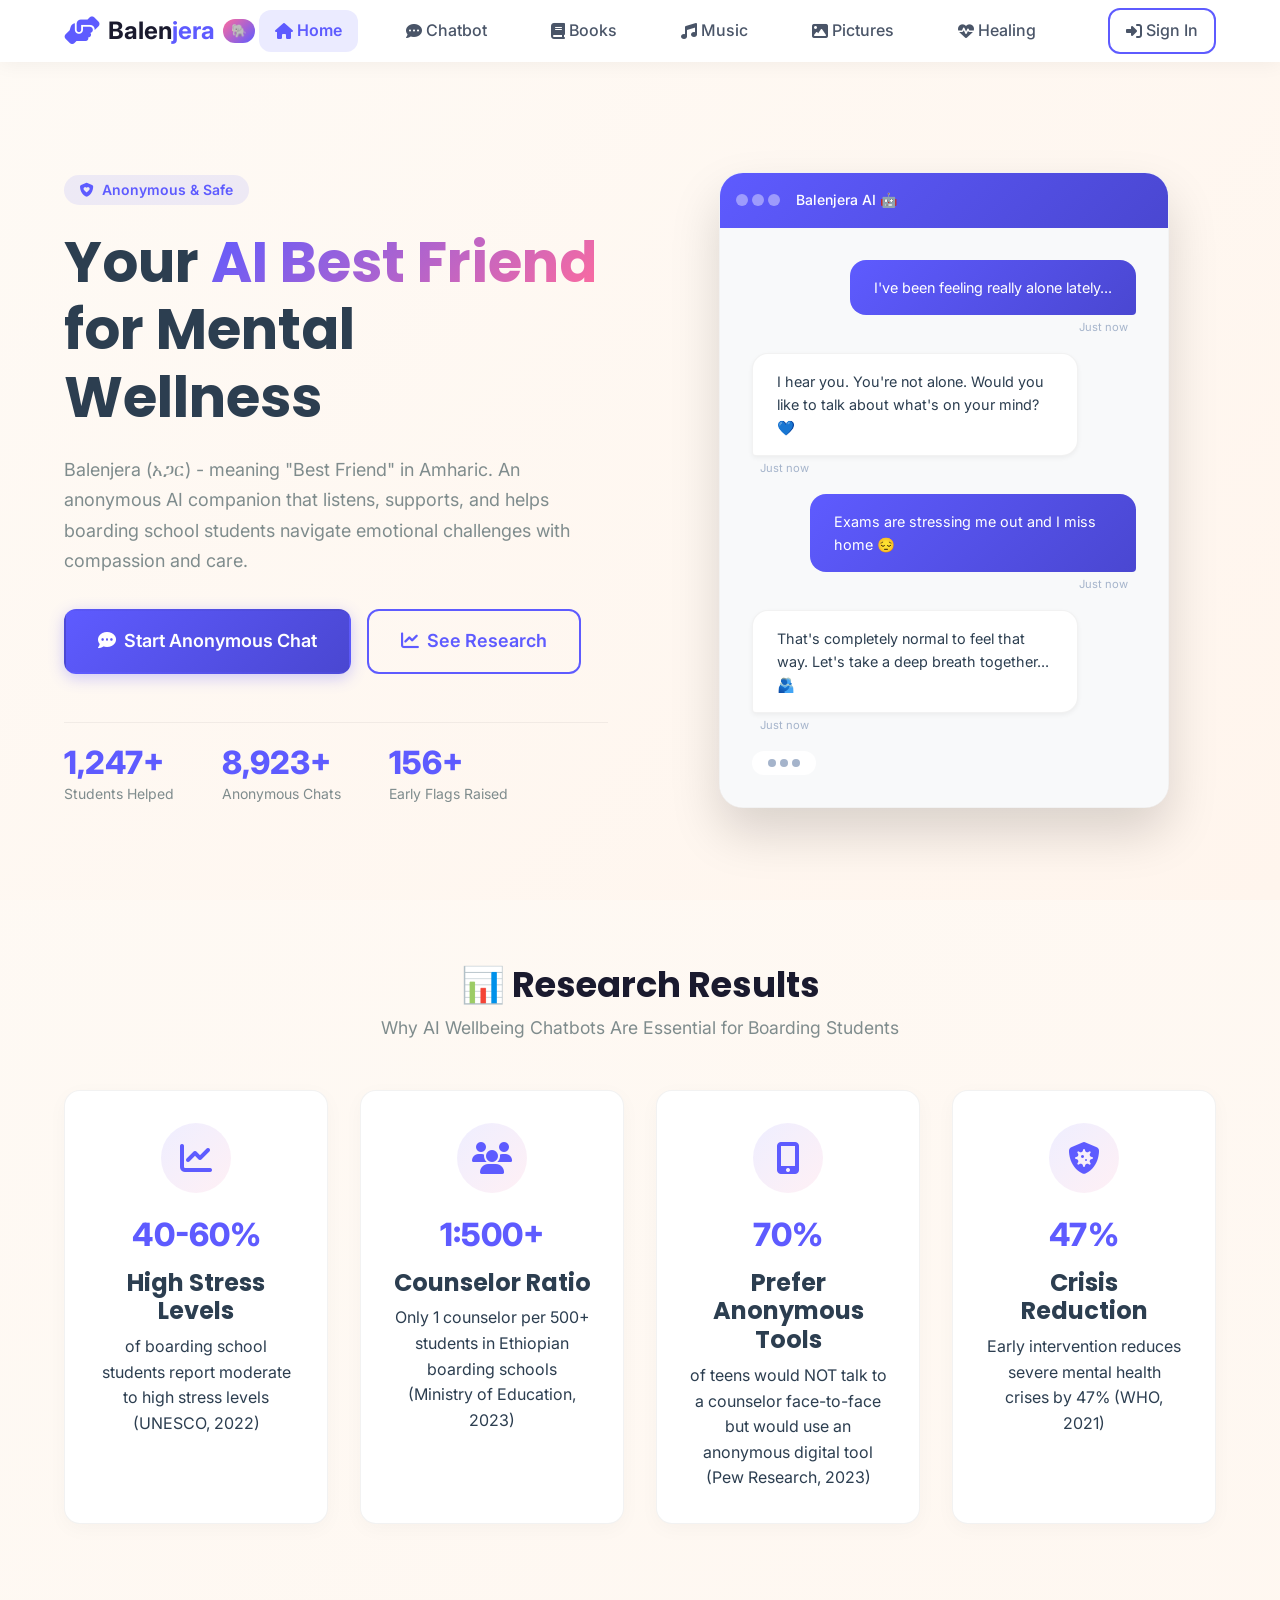
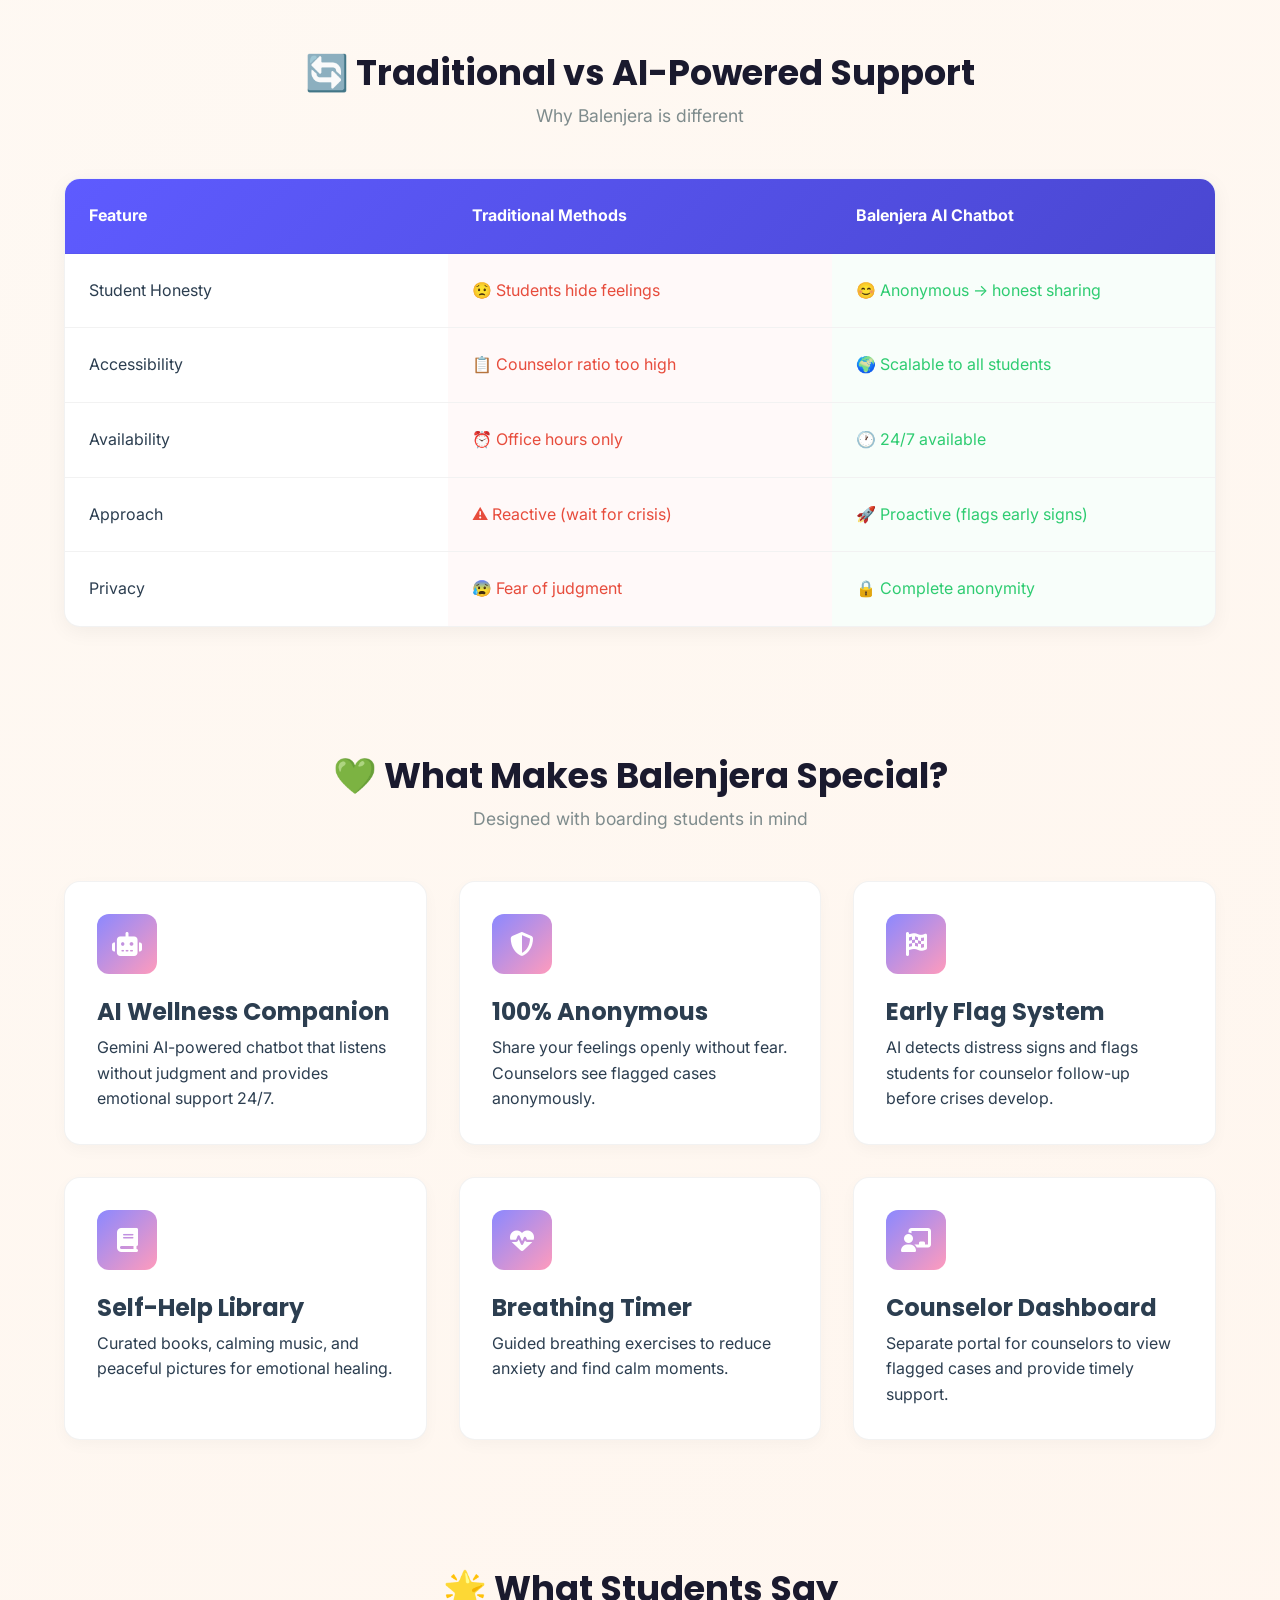
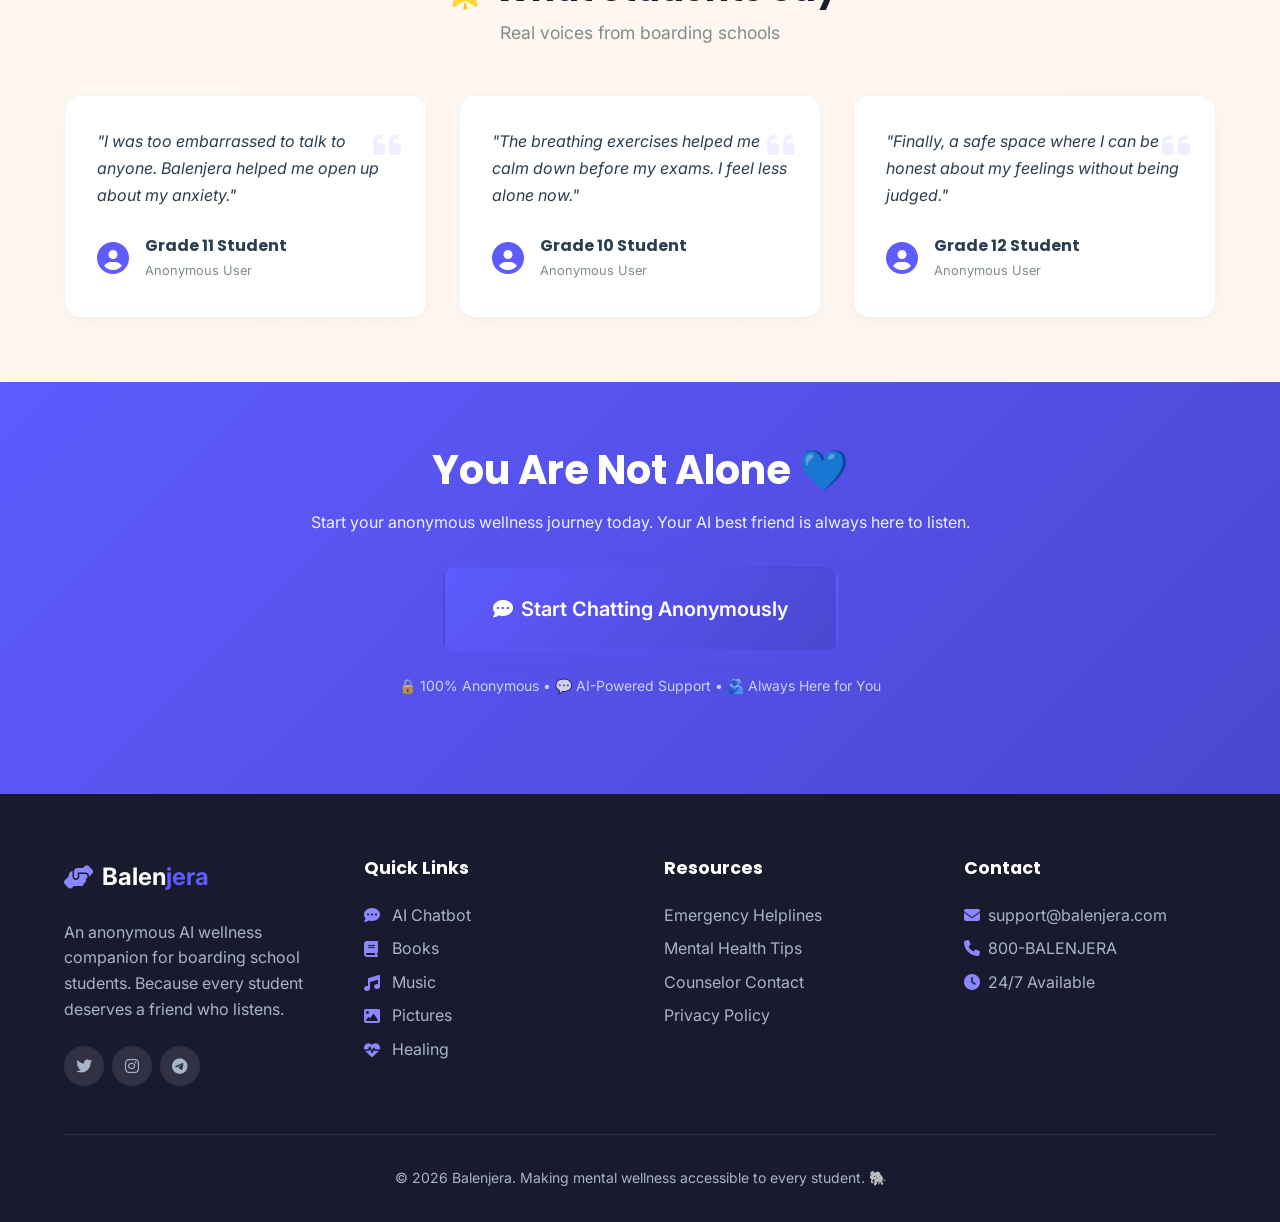
<file: frontend/index.html>
<!DOCTYPE html>
<html lang="en">
<head>
    <meta charset="UTF-8">
    <meta name="viewport" content="width=device-width, initial-scale=1.0">
    <title>Balenjera 🫂 | Your AI Wellness Companion for Boarding Students</title>
    <link rel="stylesheet" href="https://cdnjs.cloudflare.com/ajax/libs/font-awesome/6.4.2/css/all.min.css">
    <link rel="preconnect" href="https://fonts.googleapis.com">
    <link rel="preconnect" href="https://fonts.gstatic.com" crossorigin>
    <link href="https://fonts.googleapis.com/css2?family=Inter:wght@300;400;500;600;700;800&family=Poppins:wght@400;500;600;700;800&display=swap" rel="stylesheet">
    <link rel="stylesheet" href="css/style.css">
</head>
<body class="balenjera-home">
    <!-- Navigation Bar -->
    <nav class="navbar">
        <div class="nav-container">
            <div class="logo">
                <i class="fas fa-hands-helping"></i>
                <span>Balen<span class="logo-highlight">jera</span></span>
                <span class="logo-badge">🐘</span>
            </div>
            
            <div class="nav-links" id="navLinks">
                <a href="index.html" class="active"><i class="fas fa-home"></i> Home</a>
                <a href="chatbot.html"><i class="fas fa-comment-dots"></i> Chatbot</a>
                <a href="books.html"><i class="fas fa-book"></i> Books</a>
                <a href="music.html"><i class="fas fa-music"></i> Music</a>
                <a href="pictures.html"><i class="fas fa-image"></i> Pictures</a>
                <a href="healing.html"><i class="fas fa-heartbeat"></i> Healing</a>
                <div class="nav-buttons">
                    <a href="login.html" class="btn btn-outline" id="loginNavBtn">
                        <i class="fas fa-sign-in-alt"></i> Sign In
                    </a>
                    <a href="dashboard.html" class="btn btn-primary" id="dashboardNavBtn" style="display: none;">
                        <i class="fas fa-user-circle"></i> Dashboard
                    </a>
                </div>
            </div>
            
            <button class="mobile-menu-btn" id="mobileMenuBtn">
                <i class="fas fa-bars"></i>
            </button>
        </div>
    </nav>

    <!-- Hero Section -->
    <section class="hero">
        <div class="hero-container">
            <div class="hero-content">
                <div class="hero-badge">
                    <i class="fas fa-shield-heart"></i> Anonymous & Safe
                </div>
                <h1 class="hero-title">
                    Your <span class="gradient-text">AI Best Friend</span><br>
                    for Mental Wellness
                </h1>
                <p class="hero-subtitle">
                    Balenjera (አጋር) - meaning "Best Friend" in Amharic. An anonymous AI companion 
                    that listens, supports, and helps boarding school students navigate emotional challenges 
                    with compassion and care.
                </p>
                <div class="hero-cta">
                    <a href="chatbot.html" class="btn btn-primary btn-lg" id="startChatBtn">
                        <i class="fas fa-comment-dots"></i> Start Anonymous Chat
                    </a>
                    <a href="#research" class="btn btn-outline btn-lg">
                        <i class="fas fa-chart-line"></i> See Research
                    </a>
                </div>
                <div class="hero-stats">
                    <div class="stat">
                        <span class="stat-number" id="statStudents">0</span>
                        <span class="stat-label">Students Helped</span>
                    </div>
                    <div class="stat">
                        <span class="stat-number" id="statChats">0</span>
                        <span class="stat-label">Anonymous Chats</span>
                    </div>
                    <div class="stat">
                        <span class="stat-number" id="statFlags">0</span>
                        <span class="stat-label">Early Flags Raised</span>
                    </div>
                </div>
            </div>
            <div class="hero-image">
                <div class="dashboard-preview">
                    <div class="preview-header">
                        <div class="preview-dots">
                            <span></span>
                            <span></span>
                            <span></span>
                        </div>
                        <div class="preview-title">Balenjera AI 🤖</div>
                    </div>
                    <div class="preview-content">
                        <div class="chat-preview">
                            <div class="chat-message student">
                                <div class="message-bubble">
                                    I've been feeling really alone lately...
                                </div>
                                <span class="message-time">Just now</span>
                            </div>
                            <div class="chat-message ai">
                                <div class="message-bubble">
                                    I hear you. You're not alone. Would you like to talk about what's on your mind? 💙
                                </div>
                                <span class="message-time">Just now</span>
                            </div>
                            <div class="chat-message student">
                                <div class="message-bubble">
                                    Exams are stressing me out and I miss home 😔
                                </div>
                                <span class="message-time">Just now</span>
                            </div>
                            <div class="chat-message ai">
                                <div class="message-bubble">
                                    That's completely normal to feel that way. Let's take a deep breath together... 🫂
                                </div>
                                <span class="message-time">Just now</span>
                            </div>
                            <div class="chat-typing">
                                <span></span><span></span><span></span>
                            </div>
                        </div>
                    </div>
                </div>
            </div>
        </div>
    </section>

    <!-- Research Results Section -->
    <section id="research" class="section research">
        <div class="container">
            <div class="section-header">
                <h2 class="section-title">📊 Research Results</h2>
                <p class="section-subtitle">Why AI Wellbeing Chatbots Are Essential for Boarding Students</p>
            </div>
            
            <div class="research-grid">
                <div class="research-card">
                    <div class="research-icon">
                        <i class="fas fa-chart-line"></i>
                    </div>
                    <div class="research-stat">40-60%</div>
                    <h3>High Stress Levels</h3>
                    <p>of boarding school students report moderate to high stress levels (UNESCO, 2022)</p>
                </div>
                
                <div class="research-card">
                    <div class="research-icon">
                        <i class="fas fa-users"></i>
                    </div>
                    <div class="research-stat">1:500+</div>
                    <h3>Counselor Ratio</h3>
                    <p>Only 1 counselor per 500+ students in Ethiopian boarding schools (Ministry of Education, 2023)</p>
                </div>
                
                <div class="research-card">
                    <div class="research-icon">
                        <i class="fas fa-mobile-alt"></i>
                    </div>
                    <div class="research-stat">70%</div>
                    <h3>Prefer Anonymous Tools</h3>
                    <p>of teens would NOT talk to a counselor face-to-face but would use an anonymous digital tool (Pew Research, 2023)</p>
                </div>
                
                <div class="research-card">
                    <div class="research-icon">
                        <i class="fas fa-shield-virus"></i>
                    </div>
                    <div class="research-stat">47%</div>
                    <h3>Crisis Reduction</h3>
                    <p>Early intervention reduces severe mental health crises by 47% (WHO, 2021)</p>
                </div>
            </div>
        </div>
    </section>

    <!-- Comparison Section -->
    <section class="section comparison">
        <div class="container">
            <div class="section-header">
                <h2 class="section-title">🔄 Traditional vs AI-Powered Support</h2>
                <p class="section-subtitle">Why Balenjera is different</p>
            </div>
            
            <div class="comparison-table">
                <div class="comparison-row header">
                    <div class="comparison-cell">Feature</div>
                    <div class="comparison-cell">Traditional Methods</div>
                    <div class="comparison-cell">Balenjera AI Chatbot</div>
                </div>
                <div class="comparison-row">
                    <div class="comparison-cell">Student Honesty</div>
                    <div class="comparison-cell traditional">😟 Students hide feelings</div>
                    <div class="comparison-cell ai">😊 Anonymous → honest sharing</div>
                </div>
                <div class="comparison-row">
                    <div class="comparison-cell">Accessibility</div>
                    <div class="comparison-cell traditional">📋 Counselor ratio too high</div>
                    <div class="comparison-cell ai">🌍 Scalable to all students</div>
                </div>
                <div class="comparison-row">
                    <div class="comparison-cell">Availability</div>
                    <div class="comparison-cell traditional">⏰ Office hours only</div>
                    <div class="comparison-cell ai">🕐 24/7 available</div>
                </div>
                <div class="comparison-row">
                    <div class="comparison-cell">Approach</div>
                    <div class="comparison-cell traditional">⚠️ Reactive (wait for crisis)</div>
                    <div class="comparison-cell ai">🚀 Proactive (flags early signs)</div>
                </div>
                <div class="comparison-row">
                    <div class="comparison-cell">Privacy</div>
                    <div class="comparison-cell traditional">😰 Fear of judgment</div>
                    <div class="comparison-cell ai">🔒 Complete anonymity</div>
                </div>
            </div>
        </div>
    </section>

    <!-- Features Section -->
    <section class="section features">
        <div class="container">
            <div class="section-header">
                <h2 class="section-title">💚 What Makes Balenjera Special?</h2>
                <p class="section-subtitle">Designed with boarding students in mind</p>
            </div>
            
            <div class="features-grid">
                <div class="feature-card">
                    <div class="feature-icon">
                        <i class="fas fa-robot"></i>
                    </div>
                    <h3>AI Wellness Companion</h3>
                    <p>Gemini AI-powered chatbot that listens without judgment and provides emotional support 24/7.</p>
                </div>
                
                <div class="feature-card">
                    <div class="feature-icon">
                        <i class="fas fa-shield-alt"></i>
                    </div>
                    <h3>100% Anonymous</h3>
                    <p>Share your feelings openly without fear. Counselors see flagged cases anonymously.</p>
                </div>
                
                <div class="feature-card">
                    <div class="feature-icon">
                        <i class="fas fa-flag-checkered"></i>
                    </div>
                    <h3>Early Flag System</h3>
                    <p>AI detects distress signs and flags students for counselor follow-up before crises develop.</p>
                </div>
                
                <div class="feature-card">
                    <div class="feature-icon">
                        <i class="fas fa-book"></i>
                    </div>
                    <h3>Self-Help Library</h3>
                    <p>Curated books, calming music, and peaceful pictures for emotional healing.</p>
                </div>
                
                <div class="feature-card">
                    <div class="feature-icon">
                        <i class="fas fa-heartbeat"></i>
                    </div>
                    <h3>Breathing Timer</h3>
                    <p>Guided breathing exercises to reduce anxiety and find calm moments.</p>
                </div>
                
                <div class="feature-card">
                    <div class="feature-icon">
                        <i class="fas fa-chalkboard-user"></i>
                    </div>
                    <h3>Counselor Dashboard</h3>
                    <p>Separate portal for counselors to view flagged cases and provide timely support.</p>
                </div>
            </div>
        </div>
    </section>

    <!-- Testimonials Section -->
    <section class="section testimonials">
        <div class="container">
            <div class="section-header">
                <h2 class="section-title">🌟 What Students Say</h2>
                <p class="section-subtitle">Real voices from boarding schools</p>
            </div>
            
            <div class="testimonials-grid">
                <div class="testimonial-card">
                    <div class="testimonial-quote">
                        <i class="fas fa-quote-left"></i>
                    </div>
                    <p>"I was too embarrassed to talk to anyone. Balenjera helped me open up about my anxiety."</p>
                    <div class="testimonial-author">
                        <div class="author-avatar">
                            <i class="fas fa-user-circle"></i>
                        </div>
                        <div class="author-info">
                            <h4>Grade 11 Student</h4>
                            <span>Anonymous User</span>
                        </div>
                    </div>
                </div>
                
                <div class="testimonial-card">
                    <div class="testimonial-quote">
                        <i class="fas fa-quote-left"></i>
                    </div>
                    <p>"The breathing exercises helped me calm down before my exams. I feel less alone now."</p>
                    <div class="testimonial-author">
                        <div class="author-avatar">
                            <i class="fas fa-user-circle"></i>
                        </div>
                        <div class="author-info">
                            <h4>Grade 10 Student</h4>
                            <span>Anonymous User</span>
                        </div>
                    </div>
                </div>
                
                <div class="testimonial-card">
                    <div class="testimonial-quote">
                        <i class="fas fa-quote-left"></i>
                    </div>
                    <p>"Finally, a safe space where I can be honest about my feelings without being judged."</p>
                    <div class="testimonial-author">
                        <div class="author-avatar">
                            <i class="fas fa-user-circle"></i>
                        </div>
                        <div class="author-info">
                            <h4>Grade 12 Student</h4>
                            <span>Anonymous User</span>
                        </div>
                    </div>
                </div>
            </div>
        </div>
    </section>

    <!-- CTA Section -->
    <section class="cta-section">
        <div class="container">
            <div class="cta-content">
                <h2>You Are Not Alone 💙</h2>
                <p>Start your anonymous wellness journey today. Your AI best friend is always here to listen.</p>
                <a href="chatbot.html" class="btn btn-primary btn-xl">
                    <i class="fas fa-comment-dots"></i> Start Chatting Anonymously
                </a>
                <p class="cta-note">🔒 100% Anonymous • 💬 AI-Powered Support • 🫂 Always Here for You</p>
            </div>
        </div>
    </section>

    <!-- Footer -->
    <footer class="footer">
        <div class="container">
            <div class="footer-grid">
                <div class="footer-col">
                    <div class="footer-logo">
                        <i class="fas fa-hands-helping"></i>
                        <span>Balen<span class="logo-highlight">jera</span></span>
                    </div>
                    <p class="footer-description">
                        An anonymous AI wellness companion for boarding school students. 
                        Because every student deserves a friend who listens.
                    </p>
                    <div class="social-links">
                        <a href="#" class="social-link"><i class="fab fa-twitter"></i></a>
                        <a href="#" class="social-link"><i class="fab fa-instagram"></i></a>
                        <a href="#" class="social-link"><i class="fab fa-telegram"></i></a>
                    </div>
                </div>
                <div class="footer-col">
                    <h4>Quick Links</h4>
                    <ul>
                        <li><a href="chatbot.html"><i class="fas fa-comment-dots"></i> AI Chatbot</a></li>
                        <li><a href="books.html"><i class="fas fa-book"></i> Books</a></li>
                        <li><a href="music.html"><i class="fas fa-music"></i> Music</a></li>
                        <li><a href="pictures.html"><i class="fas fa-image"></i> Pictures</a></li>
                        <li><a href="healing.html"><i class="fas fa-heartbeat"></i> Healing</a></li>
                    </ul>
                </div>
                <div class="footer-col">
                    <h4>Resources</h4>
                    <ul>
                        <li><a href="#">Emergency Helplines</a></li>
                        <li><a href="#">Mental Health Tips</a></li>
                        <li><a href="#">Counselor Contact</a></li>
                        <li><a href="#">Privacy Policy</a></li>
                    </ul>
                </div>
                <div class="footer-col">
                    <h4>Contact</h4>
                    <ul>
                        <li><i class="fas fa-envelope"></i> support@balenjera.com</li>
                        <li><i class="fas fa-phone"></i> 800-BALENJERA</li>
                        <li><i class="fas fa-clock"></i> 24/7 Available</li>
                    </ul>
                </div>
            </div>
            <div class="footer-bottom">
                <p>&copy; 2026 Balenjera. Making mental wellness accessible to every student. 🐘</p>
            </div>
        </div>
    </footer>

    <script src="js/main.js"></script>
    <script>
        // Animate stats counter
        function animateStats() {
            const stats = [
                { element: document.getElementById('statStudents'), target: 1247 },
                { element: document.getElementById('statChats'), target: 8923 },
                { element: document.getElementById('statFlags'), target: 156 }
            ];
            
            stats.forEach(stat => {
                if (!stat.element) return;
                let current = 0;
                const increment = stat.target / 50;
                const interval = setInterval(() => {
                    current += increment;
                    if (current >= stat.target) {
                        stat.element.textContent = stat.target.toLocaleString() + '+';
                        clearInterval(interval);
                    } else {
                        stat.element.textContent = Math.floor(current).toLocaleString();
                    }
                }, 30);
            });
        }
        
        // Start animation when page loads
        document.addEventListener('DOMContentLoaded', () => {
            animateStats();
            
            // Check if user is logged in
            const isLoggedIn = localStorage.getItem('balenjeraLoggedIn') === 'true';
            if (isLoggedIn) {
                const loginBtn = document.getElementById('loginNavBtn');
                const dashboardBtn = document.getElementById('dashboardNavBtn');
                if (loginBtn) loginBtn.style.display = 'none';
                if (dashboardBtn) dashboardBtn.style.display = 'flex';
            }
        });
    </script>
</body>
</html>
</file>
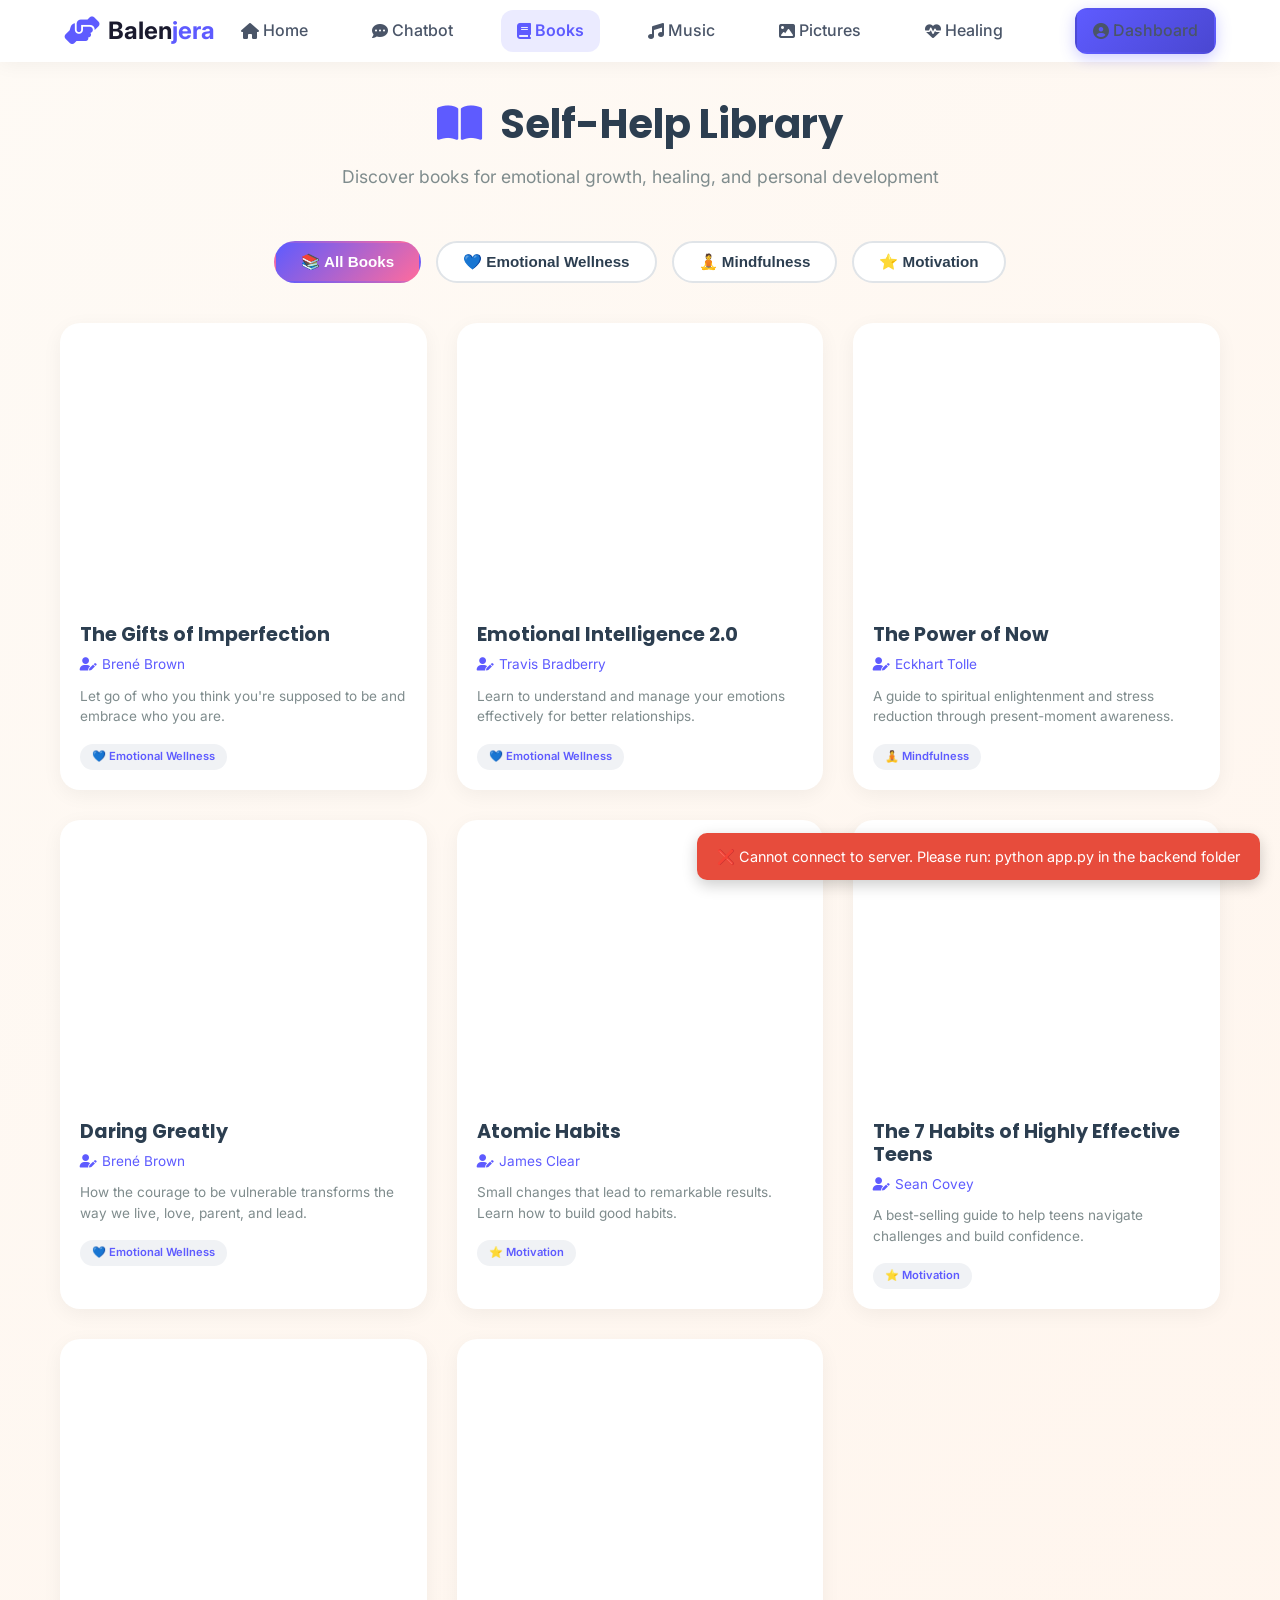
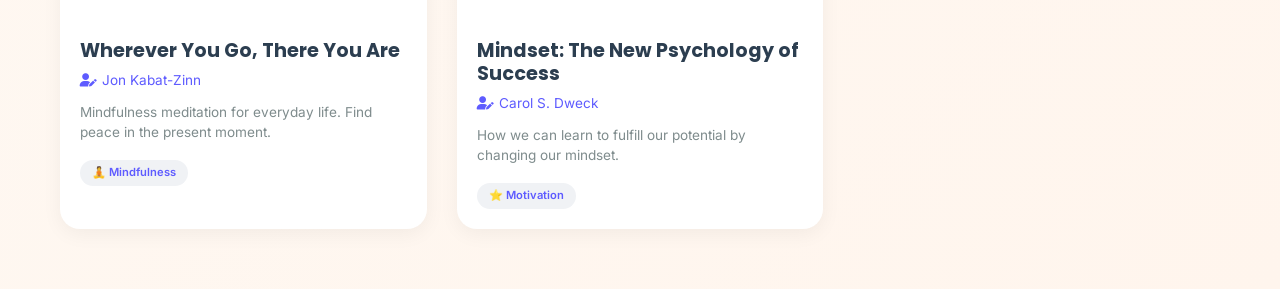
<file: frontend/books.html>
<!DOCTYPE html>
<html lang="en">
<head>
    <meta charset="UTF-8">
    <meta name="viewport" content="width=device-width, initial-scale=1.0">
    <title>Balenjera 📚 | Self-Help Books for Healing & Growth</title>
    <link rel="stylesheet" href="https://cdnjs.cloudflare.com/ajax/libs/font-awesome/6.4.2/css/all.min.css">
    <link rel="preconnect" href="https://fonts.googleapis.com">
    <link rel="preconnect" href="https://fonts.gstatic.com" crossorigin>
    <link href="https://fonts.googleapis.com/css2?family=Inter:wght@300;400;500;600;700;800&family=Poppins:wght@400;500;600;700;800&display=swap" rel="stylesheet">
    <link rel="stylesheet" href="css/style.css">
    <style>
        /* Books Page Specific Styles */
        body.balenjera-books {
            background: linear-gradient(135deg, #fefaf5 0%, #fff5ed 100%);
            min-height: 100vh;
        }

        .books-container {
            max-width: 1200px;
            margin: 0 auto;
            padding: 100px 20px 60px;
        }

        .page-header {
            text-align: center;
            margin-bottom: 50px;
        }

        .page-header h1 {
            font-size: 2.5rem;
            color: #2c3e50;
            margin-bottom: 15px;
        }

        .page-header h1 i {
            color: #5e5bff;
            margin-right: 10px;
        }

        .page-header p {
            color: #7f8c8d;
            font-size: 1.1rem;
            max-width: 600px;
            margin: 0 auto;
        }

        /* Category Tabs */
        .category-tabs {
            display: flex;
            justify-content: center;
            gap: 15px;
            margin-bottom: 40px;
            flex-wrap: wrap;
        }

        .category-btn {
            background: white;
            border: 2px solid #e0e4e8;
            padding: 10px 25px;
            border-radius: 30px;
            font-size: 0.95rem;
            font-weight: 600;
            cursor: pointer;
            transition: all 0.3s;
            color: #2c3e50;
        }

        .category-btn.active {
            background: linear-gradient(135deg, #5e5bff, #ff6b9d);
            border-color: transparent;
            color: white;
        }

        .category-btn:hover:not(.active) {
            border-color: #5e5bff;
            transform: translateY(-2px);
        }

        /* Books Grid */
        .books-grid {
            display: grid;
            grid-template-columns: repeat(auto-fill, minmax(280px, 1fr));
            gap: 30px;
        }

        .book-card {
            background: white;
            border-radius: 20px;
            overflow: hidden;
            box-shadow: 0 5px 20px rgba(0, 0, 0, 0.05);
            transition: all 0.3s;
            cursor: pointer;
        }

        .book-card:hover {
            transform: translateY(-8px);
            box-shadow: 0 15px 35px rgba(0, 0, 0, 0.1);
        }

        .book-cover {
            height: 280px;
            background-size: cover;
            background-position: center;
            position: relative;
            display: flex;
            align-items: center;
            justify-content: center;
        }

        .book-cover-overlay {
            position: absolute;
            top: 0;
            left: 0;
            right: 0;
            bottom: 0;
            background: rgba(0, 0, 0, 0.5);
            display: flex;
            align-items: center;
            justify-content: center;
            opacity: 0;
            transition: opacity 0.3s;
        }

        .book-card:hover .book-cover-overlay {
            opacity: 1;
        }

        .read-book-btn {
            background: white;
            border: none;
            padding: 12px 25px;
            border-radius: 30px;
            font-weight: 600;
            color: #5e5bff;
            cursor: pointer;
            transition: all 0.3s;
            display: flex;
            align-items: center;
            gap: 8px;
        }

        .read-book-btn:hover {
            transform: scale(1.05);
            background: #5e5bff;
            color: white;
        }

        .book-info {
            padding: 20px;
        }

        .book-title {
            font-size: 1.2rem;
            font-weight: 700;
            color: #2c3e50;
            margin-bottom: 8px;
        }

        .book-author {
            color: #5e5bff;
            font-size: 0.85rem;
            margin-bottom: 10px;
            display: flex;
            align-items: center;
            gap: 5px;
        }

        .book-description {
            color: #7f8c8d;
            font-size: 0.85rem;
            line-height: 1.5;
            margin-bottom: 15px;
        }

        .book-category {
            display: inline-block;
            background: #f0f2f5;
            padding: 4px 12px;
            border-radius: 15px;
            font-size: 0.7rem;
            color: #5e5bff;
            font-weight: 600;
        }

        /* PDF Viewer Modal */
        .pdf-modal {
            display: none;
            position: fixed;
            top: 0;
            left: 0;
            right: 0;
            bottom: 0;
            background: rgba(0, 0, 0, 0.95);
            z-index: 3000;
            align-items: center;
            justify-content: center;
            padding: 20px;
        }

        .pdf-modal.active {
            display: flex;
        }

        .pdf-modal-content {
            width: 90%;
            height: 90%;
            background: white;
            border-radius: 20px;
            overflow: hidden;
            display: flex;
            flex-direction: column;
            position: relative;
        }

        .pdf-modal-header {
            background: linear-gradient(135deg, #5e5bff, #ff6b9d);
            padding: 15px 20px;
            display: flex;
            justify-content: space-between;
            align-items: center;
            color: white;
        }

        .pdf-modal-header h3 {
            margin: 0;
            display: flex;
            align-items: center;
            gap: 10px;
        }

        .pdf-close {
            background: rgba(255, 255, 255, 0.2);
            border: none;
            color: white;
            font-size: 1.2rem;
            cursor: pointer;
            width: 35px;
            height: 35px;
            border-radius: 50%;
            transition: all 0.3s;
        }

        .pdf-close:hover {
            background: rgba(255, 255, 255, 0.4);
            transform: scale(1.1);
        }

        .pdf-viewer {
            flex: 1;
            width: 100%;
            border: none;
        }

        /* No PDF Available State */
        .no-pdf-message {
            background: #f8f9ff;
            padding: 40px;
            text-align: center;
            border-radius: 15px;
            margin: 20px;
        }

        .no-pdf-message i {
            font-size: 3rem;
            color: #5e5bff;
            margin-bottom: 15px;
        }

        /* Empty State */
        .empty-state {
            text-align: center;
            padding: 60px;
            color: #7f8c8d;
        }

        .empty-state i {
            font-size: 4rem;
            margin-bottom: 20px;
            opacity: 0.5;
        }

        @media (max-width: 768px) {
            .books-grid {
                grid-template-columns: 1fr;
            }
            
            .pdf-modal-content {
                width: 95%;
                height: 95%;
            }
        }
    </style>
</head>
<body class="balenjera-books">
    <!-- Navigation -->
    <nav class="navbar">
        <div class="nav-container">
            <div class="logo">
                <i class="fas fa-hands-helping"></i>
                <span>Balen<span class="logo-highlight">jera</span></span>
            </div>
            <div class="nav-links" id="navLinks">
                <a href="index.html"><i class="fas fa-home"></i> Home</a>
                <a href="chatbot.html"><i class="fas fa-comment-dots"></i> Chatbot</a>
                <a href="books.html" class="active"><i class="fas fa-book"></i> Books</a>
                <a href="music.html"><i class="fas fa-music"></i> Music</a>
                <a href="pictures.html"><i class="fas fa-image"></i> Pictures</a>
                <a href="healing.html"><i class="fas fa-heartbeat"></i> Healing</a>
                <div class="nav-buttons">
                    <a href="dashboard.html" class="btn btn-primary">
                        <i class="fas fa-user-circle"></i> Dashboard
                    </a>
                </div>
            </div>
            <button class="mobile-menu-btn" id="mobileMenuBtn">
                <i class="fas fa-bars"></i>
            </button>
        </div>
    </nav>

    <div class="books-container">
        <div class="page-header">
            <h1><i class="fas fa-book-open"></i> Self-Help Library</h1>
            <p>Discover books for emotional growth, healing, and personal development</p>
        </div>

        <!-- Category Tabs -->
        <div class="category-tabs" id="categoryTabs">
            <button class="category-btn active" data-category="all">📚 All Books</button>
            <button class="category-btn" data-category="emotional">💙 Emotional Wellness</button>
            <button class="category-btn" data-category="mindfulness">🧘 Mindfulness</button>
            <button class="category-btn" data-category="motivation">⭐ Motivation</button>
        </div>

        <!-- Books Grid -->
        <div class="books-grid" id="booksGrid">
            <div class="empty-state">
                <i class="fas fa-spinner fa-spin"></i>
                <p>Loading books...</p>
            </div>
        </div>
    </div>

    <!-- PDF Viewer Modal -->
    <div class="pdf-modal" id="pdfModal">
        <div class="pdf-modal-content">
            <div class="pdf-modal-header">
                <h3><i class="fas fa-book"></i> <span id="pdfBookTitle">Reading Book</span></h3>
                <button class="pdf-close" onclick="closePDFModal()">
                    <i class="fas fa-times"></i>
                </button>
            </div>
            <iframe class="pdf-viewer" id="pdfViewer" src=""></iframe>
        </div>
    </div>

    <script src="js/main.js"></script>
    <script src="js/auth.js"></script>
    <script>
        // Book Database with LOCAL PDF paths
        const booksDatabase = {
            all: [
                {
                    id: 1,
                    title: "The Gifts of Imperfection",
                    author: "Brené Brown",
                    description: "Let go of who you think you're supposed to be and embrace who you are.",
                    fullDescription: "In this book, Brené Brown shares ten guideposts that help you cultivate courage, compassion, and connection. It's about embracing your imperfections and living a wholehearted life.",
                    coverImage: "https://images.unsplash.com/photo-1544716278-ca5e3f4abd8c?w=300",
                    category: "emotional",
                    pdfPath: "pdfs/the-gifts-of-imperfection.pdf",  // Local PDF file
                    tags: ["Self-Acceptance", "Courage", "Authenticity"]
                },
                {
                    id: 2,
                    title: "Emotional Intelligence 2.0",
                    author: "Travis Bradberry",
                    description: "Learn to understand and manage your emotions effectively for better relationships.",
                    fullDescription: "Emotional Intelligence 2.0 delivers a step-by-step program for increasing your EQ via four core skills: self-awareness, self-management, social awareness, and relationship management.",
                    coverImage: "https://images.unsplash.com/photo-1589998059171-988d887df646?w=300",
                    category: "emotional",
                    pdfPath: "pdfs/emotional-intelligence.pdf",
                    tags: ["EQ", "Self-Awareness", "Relationships"]
                },
                {
                    id: 3,
                    title: "The Power of Now",
                    author: "Eckhart Tolle",
                    description: "A guide to spiritual enlightenment and stress reduction through present-moment awareness.",
                    fullDescription: "Eckhart Tolle shows how living in the present moment is the path to joy and peace. This book has helped millions break free from anxiety and find inner calm.",
                    coverImage: "https://images.unsplash.com/photo-1544947950-fa07a98d237f?w=300",
                    category: "mindfulness",
                    pdfPath: "pdfs/the-power-of-now.pdf",
                    tags: ["Mindfulness", "Present Moment", "Peace"]
                },
                {
                    id: 4,
                    title: "Daring Greatly",
                    author: "Brené Brown",
                    description: "How the courage to be vulnerable transforms the way we live, love, parent, and lead.",
                    fullDescription: "Based on twelve years of research, Brené Brown argues that vulnerability is not weakness but our greatest measure of courage.",
                    coverImage: "https://images.unsplash.com/photo-1543002588-bfa74002ed7e?w=300",
                    category: "emotional",
                    pdfPath: "pdfs/daring-greatly.pdf",
                    tags: ["Vulnerability", "Courage", "Authenticity"]
                },
                {
                    id: 5,
                    title: "Atomic Habits",
                    author: "James Clear",
                    description: "Small changes that lead to remarkable results. Learn how to build good habits.",
                    fullDescription: "Atomic Habits shows how tiny changes can transform your life. James Clear reveals practical strategies that will teach you exactly how to form good habits.",
                    coverImage: "https://images.unsplash.com/photo-1532012197267-da84d127e765?w=300",
                    category: "motivation",
                    pdfPath: "pdfs/atomic-habits.pdf",
                    tags: ["Habits", "Productivity", "Growth"]
                },
                {
                    id: 6,
                    title: "The 7 Habits of Highly Effective Teens",
                    author: "Sean Covey",
                    description: "A best-selling guide to help teens navigate challenges and build confidence.",
                    fullDescription: "Based on his father's bestselling The 7 Habits of Highly Effective People, Sean Covey applies the same principles to teenagers.",
                    coverImage: "https://images.unsplash.com/photo-1544716278-ca5e3f4abd8c?w=300",
                    category: "motivation",
                    pdfPath: "pdfs/7-habits-teens.pdf",
                    tags: ["Teens", "Habits", "Success"]
                },
                {
                    id: 7,
                    title: "Wherever You Go, There You Are",
                    author: "Jon Kabat-Zinn",
                    description: "Mindfulness meditation for everyday life. Find peace in the present moment.",
                    fullDescription: "This classic introduction to mindfulness explains how to incorporate meditation into daily life.",
                    coverImage: "https://images.unsplash.com/photo-1506126613408-eca07ce68773?w=300",
                    category: "mindfulness",
                    pdfPath: "pdfs/wherever-you-go.pdf",
                    tags: ["Meditation", "Stress Relief", "Calm"]
                },
                {
                    id: 8,
                    title: "Mindset: The New Psychology of Success",
                    author: "Carol S. Dweck",
                    description: "How we can learn to fulfill our potential by changing our mindset.",
                    fullDescription: "World-renowned Stanford psychologist Carol Dweck explains why success is not determined by talent but by mindset.",
                    coverImage: "https://images.unsplash.com/photo-1544716278-ca5e3f4abd8c?w=300",
                    category: "motivation",
                    pdfPath: "pdfs/mindset.pdf",
                    tags: ["Growth Mindset", "Success", "Learning"]
                }
            ]
        };

        let currentCategory = "all";

        // Load books on page load
        document.addEventListener('DOMContentLoaded', () => {
            console.log('📚 Books page loaded');
            loadBooks();
            setupCategoryListeners();
        });

        function setupCategoryListeners() {
            const categoryBtns = document.querySelectorAll('.category-btn');
            categoryBtns.forEach(btn => {
                btn.addEventListener('click', () => {
                    categoryBtns.forEach(b => b.classList.remove('active'));
                    btn.classList.add('active');
                    currentCategory = btn.getAttribute('data-category');
                    loadBooks();
                });
            });
        }

        function loadBooks() {
            const booksGrid = document.getElementById('booksGrid');
            
            let booksToShow = booksDatabase.all;
            if (currentCategory !== 'all') {
                booksToShow = booksDatabase.all.filter(book => book.category === currentCategory);
            }
            
            if (booksToShow.length === 0) {
                booksGrid.innerHTML = `
                    <div class="empty-state">
                        <i class="fas fa-book-open"></i>
                        <p>No books in this category yet.</p>
                    </div>
                `;
                return;
            }
            
            booksGrid.innerHTML = booksToShow.map(book => `
                <div class="book-card" onclick="openBook(${book.id})">
                    <div class="book-cover" style="background-image: url('${book.coverImage}')">
                        <div class="book-cover-overlay">
                            <button class="read-book-btn">
                                <i class="fas fa-book-open"></i> Read Now
                            </button>
                        </div>
                    </div>
                    <div class="book-info">
                        <h3 class="book-title">${escapeHtml(book.title)}</h3>
                        <div class="book-author">
                            <i class="fas fa-user-pen"></i> ${escapeHtml(book.author)}
                        </div>
                        <p class="book-description">${escapeHtml(book.description)}</p>
                        <span class="book-category">${getCategoryIcon(book.category)} ${getCategoryName(book.category)}</span>
                    </div>
                </div>
            `).join('');
        }

        function openBook(bookId) {
            const book = booksDatabase.all.find(b => b.id === bookId);
            if (!book) return;
            
            const pdfModal = document.getElementById('pdfModal');
            const pdfViewer = document.getElementById('pdfViewer');
            const pdfBookTitle = document.getElementById('pdfBookTitle');
            
            pdfBookTitle.textContent = book.title;
            
            // Check if PDF exists locally
            const pdfPath = book.pdfPath;
            
            // Try to load the PDF
            fetch(pdfPath, { method: 'HEAD' })
                .then(response => {
                    if (response.ok) {
                        // PDF exists - load it
                        pdfViewer.src = pdfPath;
                        pdfModal.classList.add('active');
                    } else {
                        // PDF doesn't exist - show message
                        showNoPDFMessage(book);
                    }
                })
                .catch(() => {
                    showNoPDFMessage(book);
                });
        }
        
        function showNoPDFMessage(book) {
            const pdfModal = document.getElementById('pdfModal');
            const pdfViewer = document.getElementById('pdfViewer');
            const pdfBookTitle = document.getElementById('pdfBookTitle');
            
            pdfBookTitle.textContent = book.title;
            
            // Create an HTML message instead of PDF
            const messageHTML = `
                <div class="no-pdf-message">
                    <i class="fas fa-file-pdf"></i>
                    <h3>PDF Not Available Yet</h3>
                    <p>The book "${book.title}" is not yet uploaded to our library.</p>
                    <p style="margin-top: 15px;">📌 <strong>How to add this book:</strong></p>
                    <ol style="text-align: left; max-width: 400px; margin: 15px auto;">
                        <li>Download the PDF file for "${book.title}"</li>
                        <li>Place it in the <code>frontend/pdfs/</code> folder</li>
                        <li>Name it: <code>${book.pdfPath.split('/').pop()}</code></li>
                        <li>Refresh this page</li>
                    </ol>
                    <p style="margin-top: 20px; color: #5e5bff;">
                        <i class="fas fa-info-circle"></i> You can also request this book from your school counselor.
                    </p>
                </div>
            `;
            
            // Display message in iframe (as HTML)
            const blob = new Blob([messageHTML], { type: 'text/html' });
            const url = URL.createObjectURL(blob);
            pdfViewer.src = url;
            pdfModal.classList.add('active');
        }
        
        function closePDFModal() {
            const pdfModal = document.getElementById('pdfModal');
            const pdfViewer = document.getElementById('pdfViewer');
            pdfModal.classList.remove('active');
            // Clear the src to stop any ongoing loading
            setTimeout(() => {
                pdfViewer.src = '';
            }, 300);
        }

        function getCategoryIcon(category) {
            const icons = {
                emotional: "💙",
                mindfulness: "🧘",
                motivation: "⭐",
                all: "📚"
            };
            return icons[category] || "📖";
        }

        function getCategoryName(category) {
            const names = {
                emotional: "Emotional Wellness",
                mindfulness: "Mindfulness",
                motivation: "Motivation",
                all: "All Books"
            };
            return names[category] || category;
        }

        function escapeHtml(text) {
            const div = document.createElement('div');
            div.textContent = text;
            return div.innerHTML;
        }

        // Close modal with Escape key
        document.addEventListener('keydown', (e) => {
            if (e.key === 'Escape') {
                closePDFModal();
            }
        });
    </script>
</body>
</html>
</file>
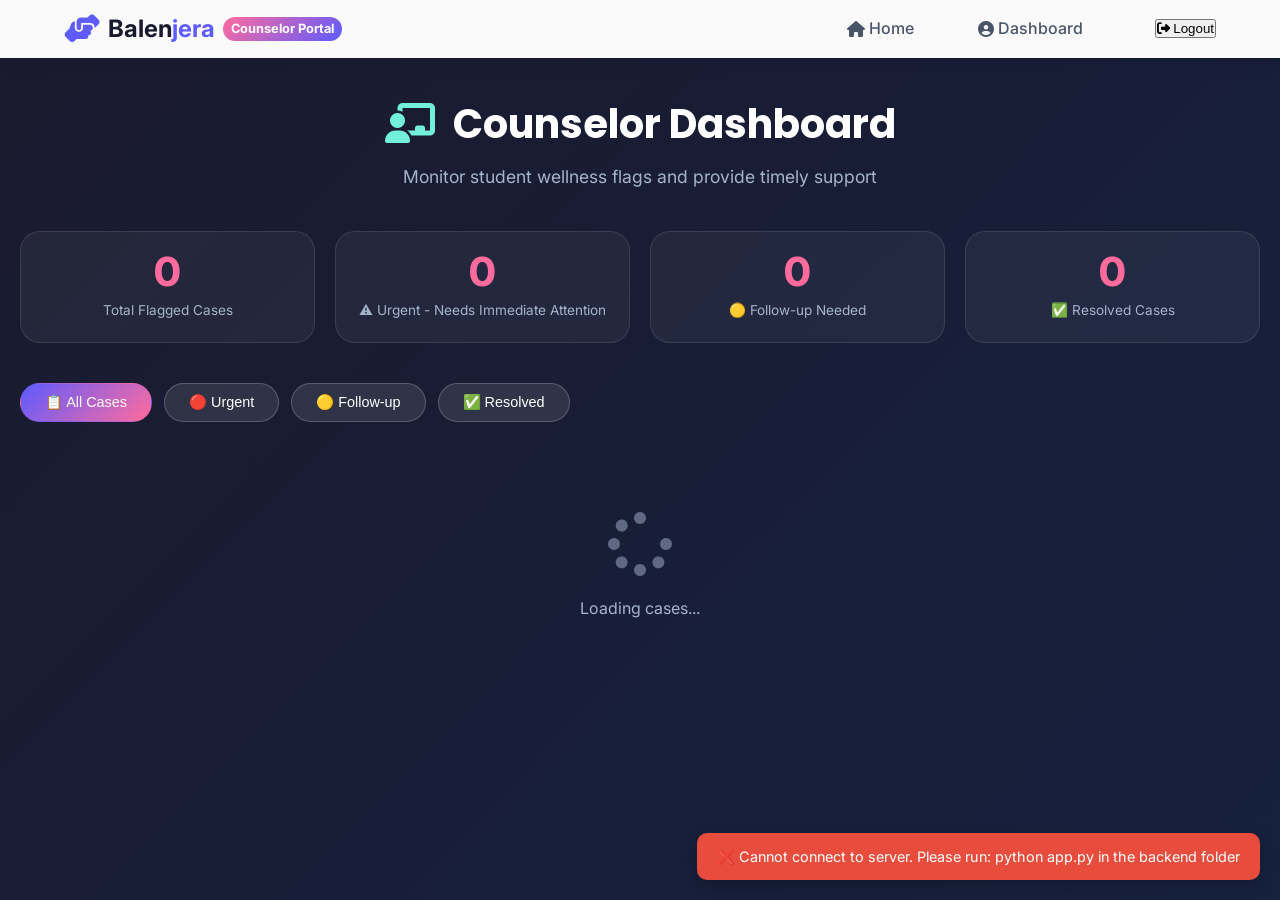
<file: frontend/counselor.html>
<!DOCTYPE html>
<html lang="en">
<head>
    <meta charset="UTF-8">
    <meta name="viewport" content="width=device-width, initial-scale=1.0">
    <title>Balenjera 👩‍⚕️ | Counselor Dashboard - Student Wellness Alerts</title>
    <link rel="stylesheet" href="https://cdnjs.cloudflare.com/ajax/libs/font-awesome/6.4.2/css/all.min.css">
    <link rel="preconnect" href="https://fonts.googleapis.com">
    <link rel="preconnect" href="https://fonts.gstatic.com" crossorigin>
    <link href="https://fonts.googleapis.com/css2?family=Inter:wght@300;400;500;600;700;800&family=Poppins:wght@400;500;600;700;800&display=swap" rel="stylesheet">
    <link rel="stylesheet" href="css/style.css">
    <style>
        /* Counselor Page Specific Styles */
        body.balenjera-counselor {
            background: linear-gradient(135deg, #1a1a2e 0%, #16213e 100%);
            min-height: 100vh;
        }

        .counselor-container {
            max-width: 1400px;
            margin: 0 auto;
            padding: 100px 20px 60px;
        }

        .page-header {
            text-align: center;
            margin-bottom: 40px;
        }

        .page-header h1 {
            font-size: 2.5rem;
            color: white;
            margin-bottom: 15px;
        }

        .page-header h1 i {
            color: #72efdd;
            margin-right: 10px;
        }

        .page-header p {
            color: #a5b4cb;
            font-size: 1.1rem;
        }

        /* Stats Cards */
        .stats-grid {
            display: grid;
            grid-template-columns: repeat(auto-fit, minmax(200px, 1fr));
            gap: 20px;
            margin-bottom: 40px;
        }

        .stat-card {
            background: rgba(255, 255, 255, 0.05);
            border-radius: 20px;
            padding: 20px;
            text-align: center;
            border: 1px solid rgba(255, 255, 255, 0.1);
        }

        .stat-number {
            font-size: 2.5rem;
            font-weight: 800;
            color: #ff6b9d;
        }

        .stat-label {
            color: #a5b4cb;
            font-size: 0.85rem;
            margin-top: 8px;
        }

        /* Filter Tabs */
        .filter-tabs {
            display: flex;
            gap: 12px;
            margin-bottom: 30px;
            flex-wrap: wrap;
        }

        .filter-tab {
            background: rgba(255, 255, 255, 0.1);
            border: 1px solid rgba(255, 255, 255, 0.2);
            padding: 10px 24px;
            border-radius: 30px;
            color: white;
            cursor: pointer;
            transition: all 0.3s;
            font-size: 0.9rem;
        }

        .filter-tab.active {
            background: linear-gradient(135deg, #5e5bff, #ff6b9d);
            border-color: transparent;
        }

        .filter-tab:hover:not(.active) {
            background: rgba(255, 255, 255, 0.2);
        }

        /* Cases Grid */
        .cases-grid {
            display: grid;
            gap: 20px;
        }

        .case-card {
            background: rgba(255, 255, 255, 0.05);
            border-radius: 20px;
            padding: 20px;
            border-left: 5px solid;
            transition: all 0.3s;
        }

        .case-card:hover {
            transform: translateX(5px);
            background: rgba(255, 255, 255, 0.08);
        }

        .case-card.urgent {
            border-left-color: #e74c3c;
            background: rgba(231, 76, 60, 0.1);
        }

        .case-card.follow-up {
            border-left-color: #f39c12;
        }

        .case-card.resolved {
            border-left-color: #2ecc71;
            opacity: 0.7;
        }

        .case-header {
            display: flex;
            justify-content: space-between;
            align-items: flex-start;
            flex-wrap: wrap;
            gap: 15px;
            margin-bottom: 15px;
        }

        .case-student {
            display: flex;
            align-items: center;
            gap: 12px;
        }

        .student-avatar {
            width: 50px;
            height: 50px;
            background: linear-gradient(135deg, #5e5bff, #ff6b9d);
            border-radius: 50%;
            display: flex;
            align-items: center;
            justify-content: center;
            font-size: 1.2rem;
            font-weight: bold;
            color: white;
        }

        .student-info h4 {
            color: white;
            margin-bottom: 4px;
        }

        .student-info .student-email {
            color: #a5b4cb;
            font-size: 0.8rem;
        }

        .case-badge {
            display: flex;
            gap: 10px;
            flex-wrap: wrap;
        }

        .severity-badge {
            padding: 5px 12px;
            border-radius: 20px;
            font-size: 0.7rem;
            font-weight: 600;
        }

        .severity-badge.urgent {
            background: rgba(231, 76, 60, 0.2);
            color: #e74c3c;
        }

        .severity-badge.follow-up {
            background: rgba(243, 156, 18, 0.2);
            color: #f39c12;
        }

        .severity-badge.resolved {
            background: rgba(46, 204, 113, 0.2);
            color: #2ecc71;
        }

        .case-date {
            color: #7f8c8d;
            font-size: 0.75rem;
        }

        .case-message {
            background: rgba(0, 0, 0, 0.2);
            border-radius: 15px;
            padding: 15px;
            margin: 15px 0;
        }

        .case-message-label {
            color: #a5b4cb;
            font-size: 0.75rem;
            margin-bottom: 8px;
        }

        .case-message-text {
            color: white;
            font-size: 0.95rem;
            line-height: 1.5;
        }

        .case-actions {
            display: flex;
            gap: 12px;
            margin-top: 15px;
        }

        .resolve-btn {
            background: rgba(46, 204, 113, 0.2);
            border: 1px solid rgba(46, 204, 113, 0.3);
            padding: 8px 20px;
            border-radius: 25px;
            color: #2ecc71;
            cursor: pointer;
            transition: all 0.3s;
            font-size: 0.85rem;
        }

        .resolve-btn:hover {
            background: rgba(46, 204, 113, 0.4);
            transform: translateY(-2px);
        }

        .contact-btn {
            background: rgba(94, 91, 255, 0.2);
            border: 1px solid rgba(94, 91, 255, 0.3);
            padding: 8px 20px;
            border-radius: 25px;
            color: #5e5bff;
            cursor: pointer;
            transition: all 0.3s;
            font-size: 0.85rem;
        }

        .contact-btn:hover {
            background: rgba(94, 91, 255, 0.4);
            transform: translateY(-2px);
        }

        /* Empty State */
        .empty-state {
            text-align: center;
            padding: 60px;
            color: #a5b4cb;
        }

        .empty-state i {
            font-size: 4rem;
            margin-bottom: 20px;
            opacity: 0.5;
        }

        /* Modal */
        .modal {
            display: none;
            position: fixed;
            top: 0;
            left: 0;
            right: 0;
            bottom: 0;
            background: rgba(0, 0, 0, 0.8);
            z-index: 2000;
            align-items: center;
            justify-content: center;
            padding: 20px;
        }

        .modal.active {
            display: flex;
        }

        .modal-content {
            background: #1e1e2e;
            border-radius: 25px;
            max-width: 500px;
            width: 100%;
            padding: 25px;
            border: 1px solid rgba(255, 255, 255, 0.1);
        }

        .modal-header {
            display: flex;
            justify-content: space-between;
            align-items: center;
            margin-bottom: 20px;
        }

        .modal-header h3 {
            color: white;
        }

        .modal-close {
            background: none;
            border: none;
            font-size: 1.5rem;
            color: #a5b4cb;
            cursor: pointer;
        }

        .modal-body {
            color: #a5b4cb;
            line-height: 1.6;
        }

        .modal-footer {
            margin-top: 20px;
            display: flex;
            justify-content: flex-end;
        }

        @media (max-width: 768px) {
            .case-header {
                flex-direction: column;
            }
            
            .stats-grid {
                grid-template-columns: repeat(2, 1fr);
            }
        }
    </style>
</head>
<body class="balenjera-counselor">
    <!-- Navigation -->
    <nav class="navbar">
        <div class="nav-container">
            <div class="logo">
                <i class="fas fa-hands-helping"></i>
                <span>Balen<span class="logo-highlight">jera</span></span>
                <span class="logo-badge">Counselor Portal</span>
            </div>
            <div class="nav-links" id="navLinks">
                <a href="index.html"><i class="fas fa-home"></i> Home</a>
                <a href="dashboard.html"><i class="fas fa-user-circle"></i> Dashboard</a>
                <div class="nav-buttons">
                    <button class="logout-btn" onclick="logout()">
                        <i class="fas fa-sign-out-alt"></i> Logout
                    </button>
                </div>
            </div>
            <button class="mobile-menu-btn" id="mobileMenuBtn">
                <i class="fas fa-bars"></i>
            </button>
        </div>
    </nav>

    <div class="counselor-container">
        <div class="page-header">
            <h1><i class="fas fa-chalkboard-user"></i> Counselor Dashboard</h1>
            <p>Monitor student wellness flags and provide timely support</p>
        </div>

        <!-- Stats Cards -->
        <div class="stats-grid">
            <div class="stat-card">
                <div class="stat-number" id="totalCases">0</div>
                <div class="stat-label">Total Flagged Cases</div>
            </div>
            <div class="stat-card">
                <div class="stat-number" id="urgentCases">0</div>
                <div class="stat-label">⚠️ Urgent - Needs Immediate Attention</div>
            </div>
            <div class="stat-card">
                <div class="stat-number" id="followUpCases">0</div>
                <div class="stat-label">🟡 Follow-up Needed</div>
            </div>
            <div class="stat-card">
                <div class="stat-number" id="resolvedCases">0</div>
                <div class="stat-label">✅ Resolved Cases</div>
            </div>
        </div>

        <!-- Filter Tabs -->
        <div class="filter-tabs">
            <button class="filter-tab active" data-filter="all">📋 All Cases</button>
            <button class="filter-tab" data-filter="urgent">🔴 Urgent</button>
            <button class="filter-tab" data-filter="follow-up">🟡 Follow-up</button>
            <button class="filter-tab" data-filter="resolved">✅ Resolved</button>
        </div>

        <!-- Cases Grid -->
        <div class="cases-grid" id="casesGrid">
            <div class="empty-state">
                <i class="fas fa-spinner fa-spin"></i>
                <p>Loading cases...</p>
            </div>
        </div>
    </div>

    <!-- Contact Modal -->
    <div class="modal" id="contactModal">
        <div class="modal-content">
            <div class="modal-header">
                <h3><i class="fas fa-envelope"></i> Contact Student</h3>
                <button class="modal-close" onclick="closeContactModal()">&times;</button>
            </div>
            <div class="modal-body" id="contactModalBody">
                <!-- Dynamic content -->
            </div>
            <div class="modal-footer">
                <button class="resolve-btn" onclick="closeContactModal()">Close</button>
            </div>
        </div>
    </div>

    <script src="js/main.js"></script>
    <script src="js/auth.js"></script>
    <script>
        const API_BASE_URL = 'http://localhost:5000/api';
        let flaggedCases = [];
        let currentFilter = 'all';

        // Check authentication and role
        document.addEventListener('DOMContentLoaded', async () => {
            console.log('👩‍⚕️ Counselor page loading...');
            
            const { isLoggedIn, userData } = checkAuth();
            
            if (!isLoggedIn) {
                window.location.href = 'login.html';
                return;
            }
            
            if (userData.role !== 'counselor') {
                alert('Access denied. This page is only for counselors.');
                window.location.href = 'dashboard.html';
                return;
            }
            
            // Load flagged cases
            await loadFlaggedCases();
            setupFilterListeners();
        });

        async function loadFlaggedCases() {
            try {
                const response = await fetch(`${API_BASE_URL}/flagged-cases`, {
                    method: 'GET',
                    headers: {
                        'Content-Type': 'application/json',
                    },
                    credentials: 'include'
                });
                
                if (!response.ok) {
                    throw new Error('Failed to load cases');
                }
                
                const data = await response.json();
                flaggedCases = data.cases || [];
                
                updateStats();
                displayCases();
                
            } catch (error) {
                console.error('Error loading cases:', error);
                // Load demo cases for testing when backend is not fully ready
                loadDemoCases();
            }
        }

        function loadDemoCases() {
            // Demo cases for testing
            flaggedCases = [
                {
                    id: 1,
                    student_name: "Alex Tesfaye",
                    student_email: "alex@school.edu",
                    message: "I've been feeling really sad and lonely lately. I miss my family and can't focus on my studies.",
                    severity: "follow-up",
                    timestamp: new Date(Date.now() - 2 * 24 * 60 * 60 * 1000).toISOString(),
                    resolved: false
                },
                {
                    id: 2,
                    student_name: "Sofia Mekonnen",
                    student_email: "sofia@school.edu",
                    message: "I'm struggling with exam anxiety. My heart races before every test and I can't sleep.",
                    severity: "follow-up",
                    timestamp: new Date(Date.now() - 1 * 24 * 60 * 60 * 1000).toISOString(),
                    resolved: false
                },
                {
                    id: 3,
                    student_name: "Michael Abebe",
                    student_email: "michael@school.edu",
                    message: "I feel like giving up. Nothing matters anymore. I don't want to be here.",
                    severity: "urgent",
                    timestamp: new Date(Date.now() - 5 * 60 * 60 * 1000).toISOString(),
                    resolved: false
                }
            ];
            updateStats();
            displayCases();
        }

        function updateStats() {
            const total = flaggedCases.length;
            const urgent = flaggedCases.filter(c => c.severity === 'urgent' && !c.resolved).length;
            const followUp = flaggedCases.filter(c => c.severity === 'follow-up' && !c.resolved).length;
            const resolved = flaggedCases.filter(c => c.resolved).length;
            
            document.getElementById('totalCases').textContent = total;
            document.getElementById('urgentCases').textContent = urgent;
            document.getElementById('followUpCases').textContent = followUp;
            document.getElementById('resolvedCases').textContent = resolved;
        }

        function displayCases() {
            const casesGrid = document.getElementById('casesGrid');
            
            let filteredCases = flaggedCases;
            if (currentFilter === 'urgent') {
                filteredCases = flaggedCases.filter(c => c.severity === 'urgent' && !c.resolved);
            } else if (currentFilter === 'follow-up') {
                filteredCases = flaggedCases.filter(c => c.severity === 'follow-up' && !c.resolved);
            } else if (currentFilter === 'resolved') {
                filteredCases = flaggedCases.filter(c => c.resolved);
            }
            
            if (filteredCases.length === 0) {
                casesGrid.innerHTML = `
                    <div class="empty-state">
                        <i class="fas fa-check-circle"></i>
                        <p>No flagged cases in this category.</p>
                        <p style="font-size: 0.85rem;">Students who need support will appear here.</p>
                    </div>
                `;
                return;
            }
            
            casesGrid.innerHTML = filteredCases.map(caseItem => `
                <div class="case-card ${caseItem.severity} ${caseItem.resolved ? 'resolved' : ''}">
                    <div class="case-header">
                        <div class="case-student">
                            <div class="student-avatar">
                                ${getInitials(caseItem.student_name)}
                            </div>
                            <div class="student-info">
                                <h4>${escapeHtml(caseItem.student_name)}</h4>
                                <div class="student-email">${escapeHtml(caseItem.student_email)}</div>
                            </div>
                        </div>
                        <div class="case-badge">
                            <span class="severity-badge ${caseItem.severity}">
                                ${caseItem.severity === 'urgent' ? '🔴 URGENT' : '🟡 Follow-up'}
                            </span>
                            <span class="case-date">${formatDate(caseItem.timestamp)}</span>
                        </div>
                    </div>
                    <div class="case-message">
                        <div class="case-message-label">
                            <i class="fas fa-comment-dots"></i> Student's Message
                        </div>
                        <div class="case-message-text">
                            "${escapeHtml(caseItem.message)}"
                        </div>
                    </div>
                    <div class="case-actions">
                        ${!caseItem.resolved ? `
                            <button class="resolve-btn" onclick="resolveCase(${caseItem.id})">
                                <i class="fas fa-check"></i> Mark as Resolved
                            </button>
                            <button class="contact-btn" onclick="contactStudent('${caseItem.student_email}', '${caseItem.student_name}')">
                                <i class="fas fa-envelope"></i> Contact Student
                            </button>
                        ` : `
                            <span style="color: #2ecc71;">
                                <i class="fas fa-check-circle"></i> Resolved on ${formatDate(caseItem.resolved_at)}
                            </span>
                        `}
                    </div>
                </div>
            `).join('');
        }

        async function resolveCase(caseId) {
            if (!confirm('Mark this case as resolved? The student will no longer appear in your urgent list.')) {
                return;
            }
            
            try {
                const response = await fetch(`${API_BASE_URL}/flagged-cases/${caseId}/resolve`, {
                    method: 'PUT',
                    headers: {
                        'Content-Type': 'application/json',
                    },
                    credentials: 'include'
                });
                
                if (response.ok) {
                    // Update local data
                    const caseIndex = flaggedCases.findIndex(c => c.id === caseId);
                    if (caseIndex !== -1) {
                        flaggedCases[caseIndex].resolved = true;
                        flaggedCases[caseIndex].resolved_at = new Date().toISOString();
                    }
                    updateStats();
                    displayCases();
                    showToast('Case marked as resolved', 'success');
                } else {
                    throw new Error('Failed to resolve');
                }
            } catch (error) {
                console.error('Error resolving case:', error);
                // Demo mode - update locally
                const caseIndex = flaggedCases.findIndex(c => c.id === caseId);
                if (caseIndex !== -1) {
                    flaggedCases[caseIndex].resolved = true;
                    flaggedCases[caseIndex].resolved_at = new Date().toISOString();
                }
                updateStats();
                displayCases();
                showToast('Case marked as resolved (Demo mode)', 'success');
            }
        }

        function contactStudent(email, name) {
            const modal = document.getElementById('contactModal');
            const modalBody = document.getElementById('contactModalBody');
            
            modalBody.innerHTML = `
                <p><strong>Student:</strong> ${escapeHtml(name)}</p>
                <p><strong>Email:</strong> ${escapeHtml(email)}</p>
                <div style="background: rgba(94, 91, 255, 0.1); padding: 15px; border-radius: 15px; margin-top: 15px;">
                    <p><i class="fas fa-phone"></i> <strong>Suggested Response:</strong></p>
                    <p style="margin-top: 10px; font-style: italic;">"Hi ${name}, I saw that you've been going through a difficult time. I want you to know that I'm here to support you. Please feel free to visit the counselor's office or reply to this message when you're ready to talk."</p>
                </div>
                <div style="margin-top: 20px;">
                    <p><i class="fas fa-building"></i> <strong>In-person Support:</strong></p>
                    <p>Counselor's office is located in Building A, Room 101. Open Monday-Friday, 9 AM - 4 PM.</p>
                </div>
            `;
            
            modal.classList.add('active');
        }

        function closeContactModal() {
            document.getElementById('contactModal').classList.remove('active');
        }

        function setupFilterListeners() {
            const filterTabs = document.querySelectorAll('.filter-tab');
            filterTabs.forEach(tab => {
                tab.addEventListener('click', () => {
                    filterTabs.forEach(t => t.classList.remove('active'));
                    tab.classList.add('active');
                    currentFilter = tab.getAttribute('data-filter');
                    displayCases();
                });
            });
        }

        function getInitials(name) {
            return name.split(' ').map(n => n[0]).join('').toUpperCase().substring(0, 2);
        }

        function formatDate(dateString) {
            const date = new Date(dateString);
            const now = new Date();
            const diffMs = now - date;
            const diffMins = Math.floor(diffMs / 60000);
            const diffHours = Math.floor(diffMs / 3600000);
            const diffDays = Math.floor(diffMs / 86400000);
            
            if (diffMins < 60) {
                return `${diffMins} minute${diffMins !== 1 ? 's' : ''} ago`;
            } else if (diffHours < 24) {
                return `${diffHours} hour${diffHours !== 1 ? 's' : ''} ago`;
            } else {
                return date.toLocaleDateString();
            }
        }

        function escapeHtml(text) {
            const div = document.createElement('div');
            div.textContent = text;
            return div.innerHTML;
        }

        function showToast(message, type) {
            const toast = document.createElement('div');
            toast.style.cssText = `
                position: fixed;
                bottom: 20px;
                right: 20px;
                background: ${type === 'success' ? '#2ecc71' : '#e74c3c'};
                color: white;
                padding: 12px 20px;
                border-radius: 10px;
                z-index: 9999;
                animation: slideInRight 0.3s ease;
            `;
            toast.innerHTML = message;
            document.body.appendChild(toast);
            
            setTimeout(() => {
                toast.style.animation = 'slideOutRight 0.3s ease';
                setTimeout(() => toast.remove(), 300);
            }, 3000);
        }

        // Add animation styles
        const style = document.createElement('style');
        style.textContent = `
            @keyframes slideInRight {
                from { transform: translateX(100%); opacity: 0; }
                to { transform: translateX(0); opacity: 1; }
            }
            @keyframes slideOutRight {
                from { transform: translateX(0); opacity: 1; }
                to { transform: translateX(100%); opacity: 0; }
            }
        `;
        document.head.appendChild(style);
    </script>
</body>
</html>
</file>
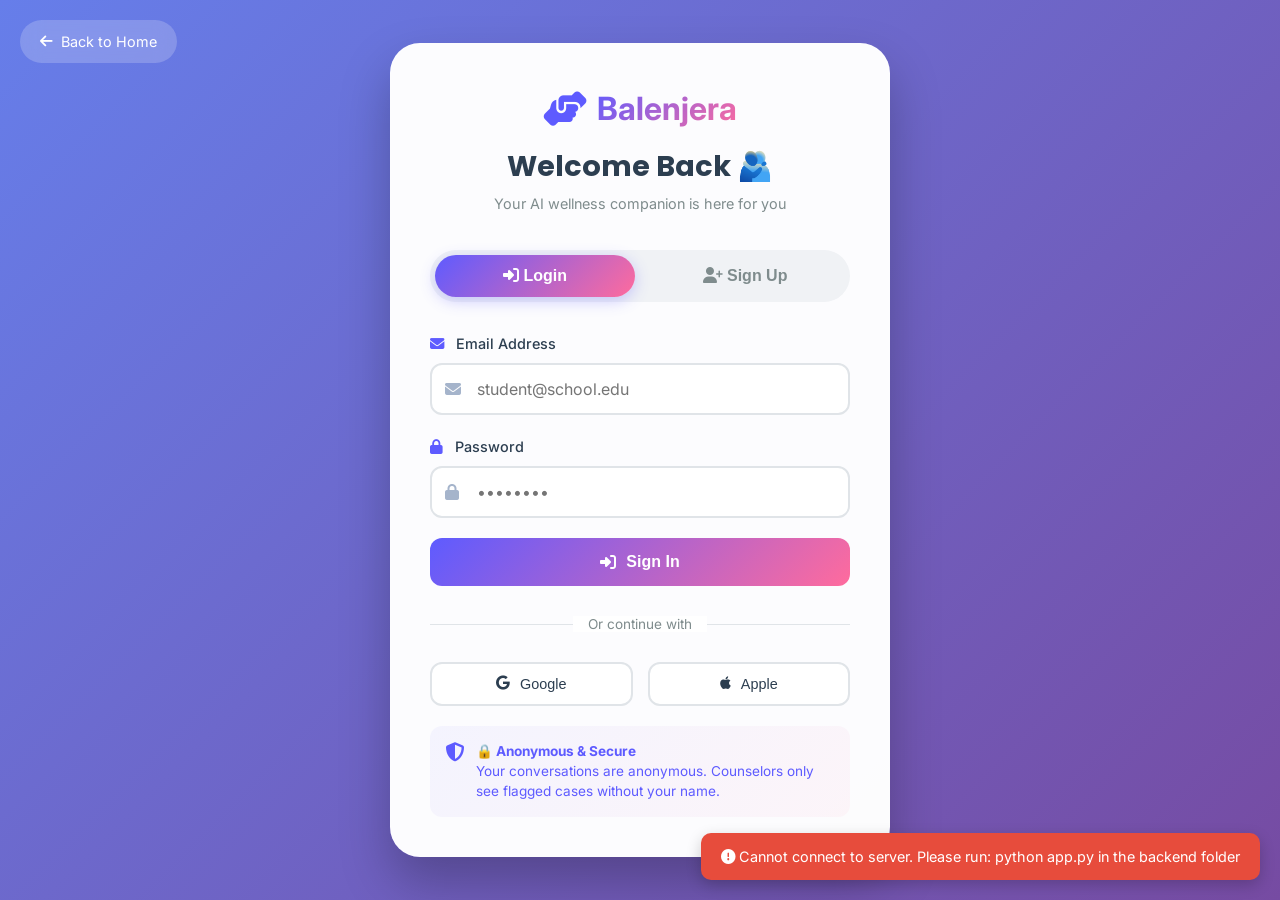
<file: frontend/dashboard.html>
<!DOCTYPE html>
<html lang="en">
<head>
    <meta charset="UTF-8">
    <meta name="viewport" content="width=device-width, initial-scale=1.0">
    <title>Balenjera 🫂 | Your Dashboard - Wellness Journey</title>
    <link rel="stylesheet" href="https://cdnjs.cloudflare.com/ajax/libs/font-awesome/6.4.2/css/all.min.css">
    <link rel="preconnect" href="https://fonts.googleapis.com">
    <link rel="preconnect" href="https://fonts.gstatic.com" crossorigin>
    <link href="https://fonts.googleapis.com/css2?family=Inter:wght@300;400;500;600;700;800&family=Poppins:wght@400;500;600;700;800&display=swap" rel="stylesheet">
    <link rel="stylesheet" href="css/style.css">
    <style>
        /* Dashboard Specific Styles */
        body.balenjera-dashboard {
            background: linear-gradient(135deg, #fefaf5 0%, #fff5ed 100%);
            min-height: 100vh;
        }

        .dashboard-container {
            max-width: 1200px;
            margin: 0 auto;
            padding: 100px 20px 40px;
        }

        /* Welcome Banner */
        .welcome-banner {
            background: linear-gradient(135deg, #5e5bff, #ff6b9d);
            border-radius: 25px;
            padding: 30px;
            margin-bottom: 30px;
            color: white;
            position: relative;
            overflow: hidden;
        }

        .welcome-banner::before {
            content: "🫂";
            position: absolute;
            right: -20px;
            top: -20px;
            font-size: 150px;
            opacity: 0.1;
            pointer-events: none;
        }

        .welcome-banner h1 {
            font-size: 2rem;
            margin-bottom: 10px;
            color: white;
        }

        .welcome-banner p {
            opacity: 0.9;
            font-size: 1rem;
        }

        .welcome-stats {
            display: flex;
            gap: 30px;
            margin-top: 20px;
        }

        .welcome-stat {
            text-align: center;
        }

        .welcome-stat .number {
            font-size: 2rem;
            font-weight: 800;
        }

        .welcome-stat .label {
            font-size: 0.8rem;
            opacity: 0.8;
        }

        /* Dashboard Grid */
        .dashboard-grid {
            display: grid;
            grid-template-columns: repeat(auto-fit, minmax(350px, 1fr));
            gap: 25px;
            margin-bottom: 30px;
        }

        /* Cards */
        .dashboard-card {
            background: white;
            border-radius: 20px;
            padding: 25px;
            box-shadow: 0 5px 20px rgba(0, 0, 0, 0.05);
            transition: transform 0.3s, box-shadow 0.3s;
        }

        .dashboard-card:hover {
            transform: translateY(-5px);
            box-shadow: 0 15px 35px rgba(0, 0, 0, 0.1);
        }

        .card-header {
            display: flex;
            align-items: center;
            justify-content: space-between;
            margin-bottom: 20px;
            padding-bottom: 15px;
            border-bottom: 2px solid #f0f2f5;
        }

        .card-header h3 {
            font-size: 1.3rem;
            color: #2c3e50;
            margin: 0;
            display: flex;
            align-items: center;
            gap: 10px;
        }

        .card-header i {
            color: #5e5bff;
            font-size: 1.5rem;
        }

        .card-badge {
            background: linear-gradient(135deg, #5e5bff, #ff6b9d);
            color: white;
            padding: 5px 12px;
            border-radius: 20px;
            font-size: 0.8rem;
            font-weight: 600;
        }

        /* Profile Info */
        .profile-info {
            display: flex;
            align-items: center;
            gap: 20px;
            margin-bottom: 20px;
        }

        .profile-avatar {
            width: 80px;
            height: 80px;
            background: linear-gradient(135deg, #5e5bff, #ff6b9d);
            border-radius: 50%;
            display: flex;
            align-items: center;
            justify-content: center;
            font-size: 2rem;
            font-weight: bold;
            color: white;
        }

        .profile-details h4 {
            font-size: 1.2rem;
            color: #2c3e50;
            margin-bottom: 5px;
        }

        .profile-details p {
            color: #7f8c8d;
            font-size: 0.9rem;
            margin: 5px 0;
        }

        .profile-details i {
            margin-right: 8px;
            color: #5e5bff;
        }

        /* Quick Actions */
        .quick-actions {
            display: grid;
            grid-template-columns: repeat(2, 1fr);
            gap: 15px;
            margin-top: 20px;
        }

        .action-btn {
            background: linear-gradient(135deg, #f8f9ff, #fff);
            border: 1px solid #e0e4e8;
            border-radius: 12px;
            padding: 15px;
            text-align: center;
            text-decoration: none;
            transition: all 0.3s;
            display: flex;
            flex-direction: column;
            align-items: center;
            gap: 8px;
        }

        .action-btn i {
            font-size: 1.5rem;
            color: #5e5bff;
        }

        .action-btn span {
            font-size: 0.9rem;
            font-weight: 500;
            color: #2c3e50;
        }

        .action-btn:hover {
            transform: translateY(-3px);
            border-color: #5e5bff;
            box-shadow: 0 5px 15px rgba(94, 91, 255, 0.1);
        }

        /* Wellness Tips */
        .wellness-tip {
            background: linear-gradient(135deg, rgba(94, 91, 255, 0.05), rgba(255, 107, 157, 0.05));
            border-radius: 15px;
            padding: 20px;
            margin-top: 20px;
        }

        .wellness-tip i {
            font-size: 2rem;
            color: #5e5bff;
            margin-bottom: 10px;
        }

        .wellness-tip p {
            color: #2c3e50;
            line-height: 1.6;
            margin: 0;
        }

        /* Chat History */
        .chat-history-item {
            padding: 15px;
            border-bottom: 1px solid #f0f2f5;
            cursor: pointer;
            transition: background 0.3s;
        }

        .chat-history-item:hover {
            background: #f8f9ff;
        }

        .chat-history-item:last-child {
            border-bottom: none;
        }

        .chat-date {
            font-size: 0.75rem;
            color: #7f8c8d;
            margin-bottom: 5px;
        }

        .chat-preview {
            font-size: 0.9rem;
            color: #2c3e50;
            margin-bottom: 8px;
        }

        .chat-flag {
            display: inline-block;
            padding: 3px 10px;
            border-radius: 12px;
            font-size: 0.7rem;
            font-weight: 600;
        }

        .flag-urgent {
            background: rgba(231, 76, 60, 0.1);
            color: #e74c3c;
        }

        .flag-followup {
            background: rgba(243, 156, 18, 0.1);
            color: #f39c12;
        }

        .flag-normal {
            background: rgba(46, 204, 113, 0.1);
            color: #2ecc71;
        }

        /* Resources Section */
        .resources-grid {
            display: grid;
            grid-template-columns: repeat(auto-fit, minmax(250px, 1fr));
            gap: 20px;
            margin-top: 20px;
        }

        .resource-card {
            background: #f8f9ff;
            border-radius: 15px;
            padding: 20px;
            text-align: center;
            text-decoration: none;
            transition: all 0.3s;
        }

        .resource-card i {
            font-size: 2rem;
            color: #5e5bff;
            margin-bottom: 10px;
        }

        .resource-card h4 {
            color: #2c3e50;
            margin-bottom: 8px;
        }

        .resource-card p {
            color: #7f8c8d;
            font-size: 0.85rem;
            margin: 0;
        }

        .resource-card:hover {
            transform: translateY(-3px);
            background: linear-gradient(135deg, #5e5bff, #ff6b9d);
        }

        .resource-card:hover i,
        .resource-card:hover h4,
        .resource-card:hover p {
            color: white;
        }

        /* Empty State */
        .empty-state {
            text-align: center;
            padding: 40px;
            color: #7f8c8d;
        }

        .empty-state i {
            font-size: 3rem;
            margin-bottom: 15px;
            opacity: 0.5;
        }

        /* Logout Button */
        .logout-btn {
            background: rgba(231, 76, 60, 0.1);
            color: #e74c3c;
            border: none;
            padding: 10px 20px;
            border-radius: 10px;
            cursor: pointer;
            font-size: 0.9rem;
            display: flex;
            align-items: center;
            gap: 8px;
            transition: all 0.3s;
        }

        .logout-btn:hover {
            background: rgba(231, 76, 60, 0.2);
            transform: translateY(-2px);
        }

        @media (max-width: 768px) {
            .dashboard-container {
                padding: 80px 15px 30px;
            }
            
            .dashboard-grid {
                grid-template-columns: 1fr;
            }
            
            .welcome-stats {
                flex-direction: column;
                gap: 15px;
            }
            
            .quick-actions {
                grid-template-columns: 1fr;
            }
        }
    </style>
</head>
<body class="balenjera-dashboard">
    <!-- Navigation -->
    <nav class="navbar">
        <div class="nav-container">
            <div class="logo">
                <i class="fas fa-hands-helping"></i>
                <span>Balen<span class="logo-highlight">jera</span></span>
            </div>
            
            <div class="nav-links" id="navLinks">
                <a href="index.html"><i class="fas fa-home"></i> Home</a>
                <a href="chatbot.html"><i class="fas fa-comment-dots"></i> Chatbot</a>
                <a href="books.html"><i class="fas fa-book"></i> Books</a>
                <a href="music.html"><i class="fas fa-music"></i> Music</a>
                <a href="pictures.html"><i class="fas fa-image"></i> Pictures</a>
                <a href="healing.html"><i class="fas fa-heartbeat"></i> Healing</a>
                <div class="nav-buttons">
                    <button class="logout-btn" onclick="logout()">
                        <i class="fas fa-sign-out-alt"></i> Logout
                    </button>
                </div>
            </div>
            
            <button class="mobile-menu-btn" id="mobileMenuBtn">
                <i class="fas fa-bars"></i>
            </button>
        </div>
    </nav>

    <div class="dashboard-container">
        <!-- Welcome Banner -->
        <div class="welcome-banner">
            <h1 id="welcomeMessage">Welcome back, 🌸</h1>
            <p>Your wellness journey matters. You're not alone - we're here for you 24/7.</p>
            <div class="welcome-stats">
                <div class="welcome-stat">
                    <div class="number" id="chatCount">0</div>
                    <div class="label">Wellness Chats</div>
                </div>
                <div class="welcome-stat">
                    <div class="number" id="flagCount">0</div>
                    <div class="label">Support Flags</div>
                </div>
                <div class="welcome-stat">
                    <div class="number" id="streakDays">7</div>
                    <div class="label">Day Streak 🔥</div>
                </div>
            </div>
        </div>

        <div class="dashboard-grid">
            <!-- Profile Card -->
            <div class="dashboard-card">
                <div class="card-header">
                    <h3><i class="fas fa-user-circle"></i> My Profile</h3>
                    <div class="card-badge" id="roleBadge">Student</div>
                </div>
                <div class="profile-info">
                    <div class="profile-avatar" id="userAvatar">U</div>
                    <div class="profile-details">
                        <h4 id="userName">Loading...</h4>
                        <p><i class="fas fa-envelope"></i> <span id="userEmail">loading@email.com</span></p>
                        <p><i class="fas fa-calendar"></i> Member since: <span id="memberSince">Today</span></p>
                    </div>
                </div>
                <div class="quick-actions">
                    <a href="chatbot.html" class="action-btn">
                        <i class="fas fa-comment-dots"></i>
                        <span>Chat with AI</span>
                    </a>
                    <a href="healing.html" class="action-btn">
                        <i class="fas fa-heartbeat"></i>
                        <span>Healing Tools</span>
                    </a>
                    <a href="books.html" class="action-btn">
                        <i class="fas fa-book"></i>
                        <span>Read Books</span>
                    </a>
                    <a href="music.html" class="action-btn">
                        <i class="fas fa-music"></i>
                        <span>Calming Music</span>
                    </a>
                </div>
            </div>

            <!-- Daily Wellness Tip -->
            <div class="dashboard-card">
                <div class="card-header">
                    <h3><i class="fas fa-lightbulb"></i> Daily Wellness Tip</h3>
                    <i class="fas fa-sync-alt" style="cursor: pointer; color: #5e5bff;" onclick="refreshTip()"></i>
                </div>
                <div class="wellness-tip" id="wellnessTip">
                    <i class="fas fa-heart"></i>
                    <p>Take a deep breath. You are stronger than you think. Every small step towards self-care matters.</p>
                </div>
            </div>
        </div>

        <div class="dashboard-grid">
            <!-- Recent Chats -->
            <div class="dashboard-card">
                <div class="card-header">
                    <h3><i class="fas fa-history"></i> Recent Conversations</h3>
                    <a href="chatbot.html" style="color: #5e5bff; font-size: 0.85rem;">Chat Now →</a>
                </div>
                <div id="chatHistoryList">
                    <div class="empty-state">
                        <i class="fas fa-comment-dots"></i>
                        <p>No conversations yet. Start your first wellness chat!</p>
                        <a href="chatbot.html" class="btn btn-primary" style="margin-top: 15px; display: inline-block;">
                            Start Chatting
                        </a>
                    </div>
                </div>
            </div>

            <!-- Quick Resources -->
            <div class="dashboard-card">
                <div class="card-header">
                    <h3><i class="fas fa-graduation-cap"></i> Healing Resources</h3>
                </div>
                <div class="resources-grid">
                    <a href="books.html" class="resource-card">
                        <i class="fas fa-book"></i>
                        <h4>Self-Help Books</h4>
                        <p>Emotional growth & healing</p>
                    </a>
                    <a href="music.html" class="resource-card">
                        <i class="fas fa-music"></i>
                        <h4>Calming Music</h4>
                        <p>Relax & de-stress</p>
                    </a>
                    <a href="pictures.html" class="resource-card">
                        <i class="fas fa-image"></i>
                        <h4>Peaceful Pictures</h4>
                        <p>Visual calmness</p>
                    </a>
                    <a href="healing.html" class="resource-card">
                        <i class="fas fa-clock"></i>
                        <h4>Breathing Timer</h4>
                        <p>Find your calm</p>
                    </a>
                </div>
            </div>
        </div>

        <!-- Flag Status Info -->
        <div class="dashboard-card">
            <div class="card-header">
                <h3><i class="fas fa-flag-checkered"></i> About Support Flags</h3>
            </div>
            <div style="display: flex; gap: 20px; flex-wrap: wrap;">
                <div style="flex: 1;">
                    <div class="chat-flag flag-normal" style="display: inline-block;">🟢 Normal</div>
                    <p style="margin-top: 10px; color: #7f8c8d; font-size: 0.85rem;">Your conversation was normal. Keep practicing self-care!</p>
                </div>
                <div style="flex: 1;">
                    <div class="chat-flag flag-followup" style="display: inline-block;">🟡 Follow-up</div>
                    <p style="margin-top: 10px; color: #7f8c8d; font-size: 0.85rem;">AI noticed you might need extra support. A counselor may check in.</p>
                </div>
                <div style="flex: 1;">
                    <div class="chat-flag flag-urgent" style="display: inline-block;">🔴 Urgent</div>
                    <p style="margin-top: 10px; color: #7f8c8d; font-size: 0.85rem;">Please reach out to a counselor immediately. You're not alone!</p>
                </div>
            </div>
        </div>
    </div>

    <script src="js/main.js"></script>
    <script src="js/auth.js"></script>
    <script>
        // Dashboard specific JavaScript
        document.addEventListener('DOMContentLoaded', async function() {
            console.log('📊 Dashboard loading...');
            
            // Check authentication
            const { isLoggedIn, userData } = checkAuth();
            if (!isLoggedIn) {
                window.location.href = 'login.html';
                return;
            }
            
            // Display user info
            displayUserInfo(userData);
            
            // Load chat history from localStorage
            loadChatHistory();
            
            // Update stats
            updateStats();
        });
        
        function displayUserInfo(userData) {
            const welcomeMsg = document.getElementById('welcomeMessage');
            const userName = document.getElementById('userName');
            const userEmail = document.getElementById('userEmail');
            const userAvatar = document.getElementById('userAvatar');
            const roleBadge = document.getElementById('roleBadge');
            const memberSinceSpan = document.getElementById('memberSince');
            
            if (welcomeMsg) {
                welcomeMsg.innerHTML = `Welcome back, ${userData.name || 'Friend'}! 🌸`;
            }
            if (userName) userName.textContent = userData.name || 'Student';
            if (userEmail) userEmail.textContent = userData.email || 'student@school.edu';
            if (userAvatar) {
                const initial = (userData.name || 'S').charAt(0).toUpperCase();
                userAvatar.textContent = initial;
            }
            if (roleBadge) {
                roleBadge.textContent = userData.role === 'counselor' ? 'Counselor' : 'Student';
                roleBadge.style.background = userData.role === 'counselor' 
                    ? 'linear-gradient(135deg, #f39c12, #e67e22)' 
                    : 'linear-gradient(135deg, #5e5bff, #ff6b9d)';
            }
            
            // Member since (from localStorage or current date)
            let memberSince = localStorage.getItem('balenjeraMemberSince');
            if (!memberSince && userData.created_at) {
                memberSince = new Date(userData.created_at).toLocaleDateString();
            } else if (!memberSince) {
                memberSince = new Date().toLocaleDateString();
                localStorage.setItem('balenjeraMemberSince', memberSince);
            }
            if (memberSinceSpan) memberSinceSpan.textContent = memberSince;
        }
        
        function loadChatHistory() {
            // Load chat history from localStorage
            const chatHistory = JSON.parse(localStorage.getItem('balenjeraChatHistory') || '[]');
            const chatList = document.getElementById('chatHistoryList');
            
            if (!chatList) return;
            
            if (chatHistory.length === 0) {
                chatList.innerHTML = `
                    <div class="empty-state">
                        <i class="fas fa-comment-dots"></i>
                        <p>No conversations yet. Start your first wellness chat!</p>
                        <a href="chatbot.html" class="btn btn-primary" style="margin-top: 15px; display: inline-block;">
                            Start Chatting
                        </a>
                    </div>
                `;
                return;
            }
            
            // Show last 5 chats
            const recentChats = chatHistory.slice(-5).reverse();
            chatList.innerHTML = recentChats.map(chat => `
                <div class="chat-history-item" onclick="window.location.href='chatbot.html'">
                    <div class="chat-date">${new Date(chat.timestamp).toLocaleString()}</div>
                    <div class="chat-preview">${chat.preview || chat.messages?.[0]?.substring(0, 80) || 'Wellness conversation'}</div>
                    <span class="chat-flag flag-${chat.severity || 'normal'}">
                        ${chat.severity === 'urgent' ? '🔴 Urgent' : chat.severity === 'follow-up' ? '🟡 Follow-up' : '🟢 Normal'}
                    </span>
                </div>
            `).join('');
        }
        
        function updateStats() {
            const chatHistory = JSON.parse(localStorage.getItem('balenjeraChatHistory') || '[]');
            const chatCountSpan = document.getElementById('chatCount');
            const flagCountSpan = document.getElementById('flagCount');
            
            if (chatCountSpan) chatCountSpan.textContent = chatHistory.length;
            
            // Count flagged conversations
            const flaggedCount = chatHistory.filter(chat => chat.severity && chat.severity !== 'normal').length;
            if (flagCountSpan) flagCountSpan.textContent = flaggedCount;
        }
        
        // Wellness tips array
        const wellnessTips = [
            { icon: "🌸", tip: "Take 5 deep breaths. Inhale peace, exhale stress." },
            { icon: "💪", tip: "You've overcome 100% of your worst days. You're stronger than you know." },
            { icon: "📝", tip: "Write down three things you're grateful for today." },
            { icon: "🚶", tip: "Take a 5-minute walk outside. Fresh air helps clear the mind." },
            { icon: "💧", tip: "Drink a glass of water. Hydration affects mood more than you think." },
            { icon: "😴", tip: "Aim for 7-8 hours of sleep. Rest is not lazy - it's healing." },
            { icon: "🤝", tip: "Reach out to one friend today. Connection reduces loneliness." },
            { icon: "🎨", tip: "Do something creative - draw, write, or make music." },
            { icon: "🧘", tip: "Try 2 minutes of meditation. Just focus on your breathing." },
            { icon: "💬", tip: "It's okay to not be okay. Talking helps - we're here for you." }
        ];
        
        let currentTipIndex = Math.floor(Math.random() * wellnessTips.length);
        
        function refreshTip() {
            currentTipIndex = (currentTipIndex + 1) % wellnessTips.length;
            const tip = wellnessTips[currentTipIndex];
            const tipContainer = document.getElementById('wellnessTip');
            if (tipContainer) {
                tipContainer.innerHTML = `
                    <i class="fas fa-heart"></i>
                    <p>${tip.tip}</p>
                `;
            }
        }
        
        // Auto-rotate tip every 30 seconds
        setInterval(refreshTip, 30000);
        
        function checkAuth() {
            const isLoggedIn = localStorage.getItem('balenjeraLoggedIn') === 'true';
            const userData = JSON.parse(localStorage.getItem('balenjeraUser') || '{}');
            return { isLoggedIn, userData };
        }
    </script>
</body>
</html>
</file>
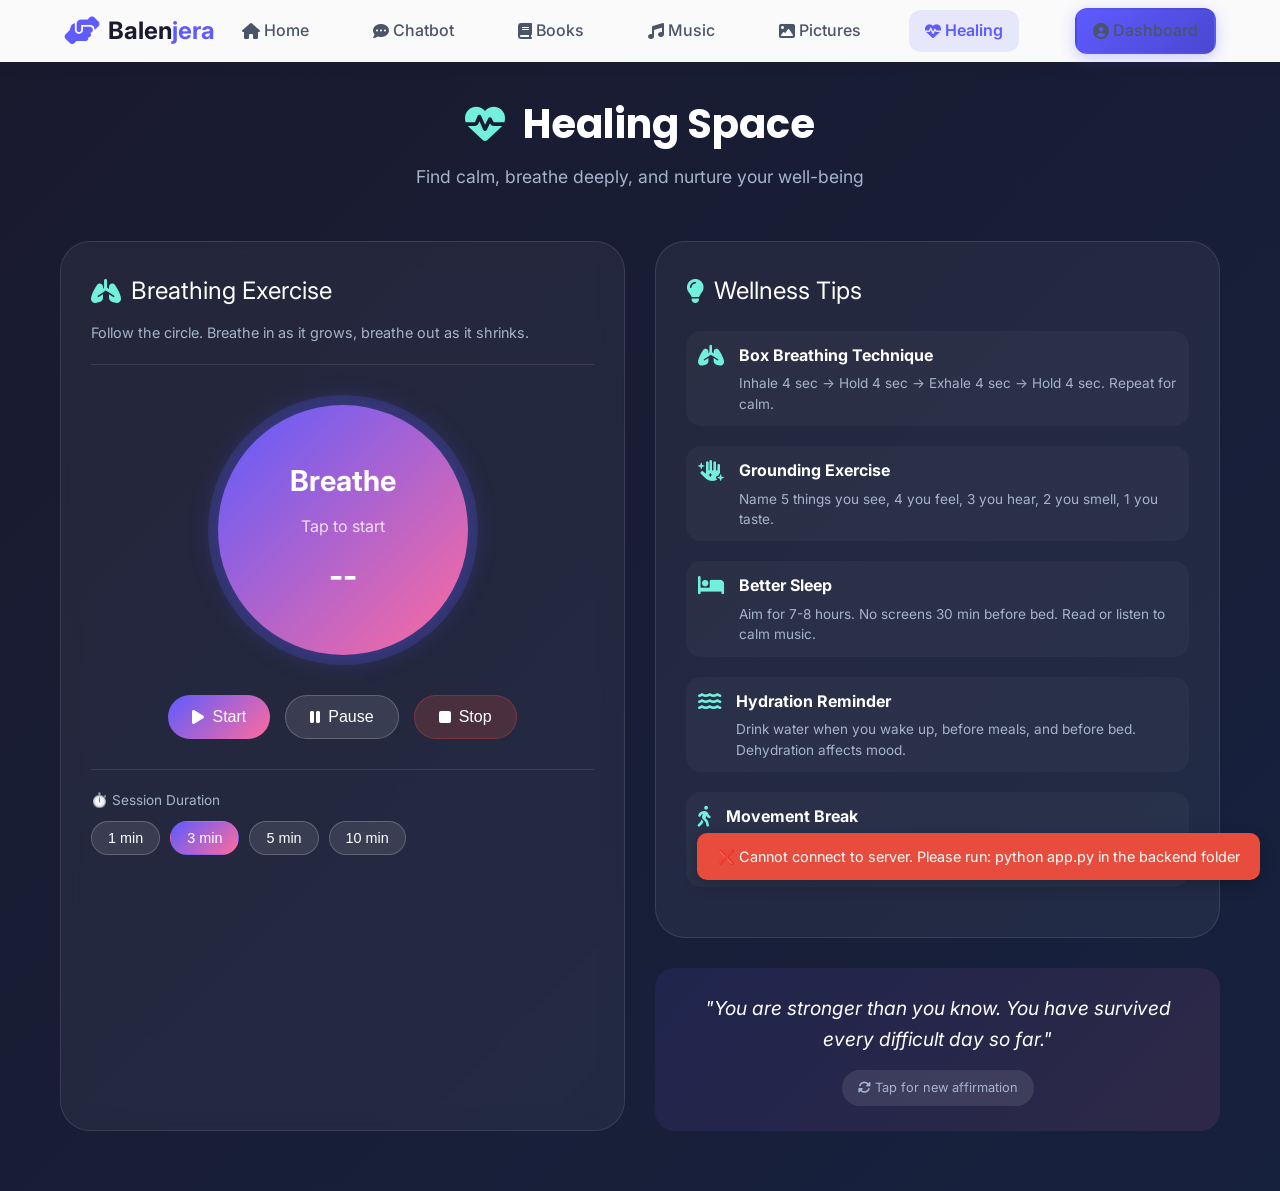
<file: frontend/healing.html>
<!DOCTYPE html>
<html lang="en">
<head>
    <meta charset="UTF-8">
    <meta name="viewport" content="width=device-width, initial-scale=1.0">
    <title>Balenjera 🧘 | Healing Tools - Breathing Exercise & Relaxation</title>
    <link rel="stylesheet" href="https://cdnjs.cloudflare.com/ajax/libs/font-awesome/6.4.2/css/all.min.css">
    <link rel="preconnect" href="https://fonts.googleapis.com">
    <link rel="preconnect" href="https://fonts.gstatic.com" crossorigin>
    <link href="https://fonts.googleapis.com/css2?family=Inter:wght@300;400;500;600;700;800&family=Poppins:wght@400;500;600;700;800&display=swap" rel="stylesheet">
    <link rel="stylesheet" href="css/style.css">
    <style>
        /* Healing Page Specific Styles */
        body.balenjera-healing {
            background: linear-gradient(135deg, #1a1a2e 0%, #16213e 100%);
            min-height: 100vh;
        }

        .healing-container {
            max-width: 1200px;
            margin: 0 auto;
            padding: 100px 20px 60px;
        }

        .page-header {
            text-align: center;
            margin-bottom: 50px;
        }

        .page-header h1 {
            font-size: 2.5rem;
            color: white;
            margin-bottom: 15px;
        }

        .page-header h1 i {
            color: #72efdd;
            margin-right: 10px;
        }

        .page-header p {
            color: #a5b4cb;
            font-size: 1.1rem;
            max-width: 600px;
            margin: 0 auto;
        }

        /* Healing Grid */
        .healing-grid {
            display: grid;
            grid-template-columns: repeat(auto-fit, minmax(500px, 1fr));
            gap: 30px;
        }

        /* Breathing Exercise Card */
        .breathing-card {
            background: rgba(255, 255, 255, 0.05);
            border-radius: 30px;
            padding: 30px;
            border: 1px solid rgba(255, 255, 255, 0.1);
            backdrop-filter: blur(10px);
        }

        .card-title {
            font-size: 1.5rem;
            color: white;
            margin-bottom: 10px;
            display: flex;
            align-items: center;
            gap: 10px;
        }

        .card-title i {
            color: #72efdd;
        }

        .card-subtitle {
            color: #a5b4cb;
            font-size: 0.9rem;
            margin-bottom: 30px;
            padding-bottom: 20px;
            border-bottom: 1px solid rgba(255, 255, 255, 0.1);
        }

        /* Breathing Circle */
        .breathing-circle-container {
            display: flex;
            justify-content: center;
            align-items: center;
            margin: 40px 0;
        }

        .breathing-circle {
            width: 250px;
            height: 250px;
            border-radius: 50%;
            background: linear-gradient(135deg, #5e5bff, #ff6b9d);
            display: flex;
            flex-direction: column;
            align-items: center;
            justify-content: center;
            cursor: pointer;
            transition: all 0.3s;
            box-shadow: 0 0 30px rgba(94, 91, 255, 0.3);
            position: relative;
        }

        .breathing-circle::before {
            content: '';
            position: absolute;
            top: -10px;
            left: -10px;
            right: -10px;
            bottom: -10px;
            border-radius: 50%;
            background: rgba(94, 91, 255, 0.2);
            z-index: -1;
            transition: all 0.3s;
        }

        .breathing-circle.breathing-in::before {
            animation: pulseIn 4s ease-in-out infinite;
        }

        .breathing-circle.breathing-out::before {
            animation: pulseOut 4s ease-in-out infinite;
        }

        @keyframes pulseIn {
            0%, 100% { transform: scale(1); opacity: 0.5; }
            50% { transform: scale(1.3); opacity: 0.1; }
        }

        @keyframes pulseOut {
            0%, 100% { transform: scale(1.3); opacity: 0.1; }
            50% { transform: scale(1); opacity: 0.5; }
        }

        .breathing-text {
            font-size: 1.8rem;
            font-weight: bold;
            color: white;
            margin-bottom: 10px;
        }

        .breathing-instruction {
            font-size: 1rem;
            color: rgba(255, 255, 255, 0.8);
        }

        .breathing-timer {
            font-size: 2rem;
            font-weight: bold;
            color: white;
            margin-top: 10px;
        }

        /* Breathing Controls */
        .breathing-controls {
            display: flex;
            justify-content: center;
            gap: 15px;
            margin-top: 30px;
        }

        .control-btn {
            background: rgba(255, 255, 255, 0.1);
            border: 1px solid rgba(255, 255, 255, 0.2);
            padding: 12px 24px;
            border-radius: 40px;
            color: white;
            font-size: 1rem;
            font-weight: 500;
            cursor: pointer;
            transition: all 0.3s;
            display: flex;
            align-items: center;
            gap: 8px;
        }

        .control-btn:hover {
            background: rgba(255, 255, 255, 0.2);
            transform: translateY(-2px);
        }

        .control-btn.primary {
            background: linear-gradient(135deg, #5e5bff, #ff6b9d);
            border: none;
        }

        .control-btn.primary:hover {
            transform: translateY(-2px);
            box-shadow: 0 5px 20px rgba(94, 91, 255, 0.4);
        }

        .control-btn.danger {
            background: rgba(231, 76, 60, 0.2);
            border-color: rgba(231, 76, 60, 0.3);
        }

        .control-btn.danger:hover {
            background: rgba(231, 76, 60, 0.4);
        }

        /* Breathing Settings */
        .breathing-settings {
            margin-top: 30px;
            padding-top: 20px;
            border-top: 1px solid rgba(255, 255, 255, 0.1);
        }

        .settings-label {
            color: #a5b4cb;
            font-size: 0.85rem;
            margin-bottom: 10px;
            display: block;
        }

        .duration-buttons {
            display: flex;
            gap: 10px;
            flex-wrap: wrap;
        }

        .duration-btn {
            background: rgba(255, 255, 255, 0.1);
            border: 1px solid rgba(255, 255, 255, 0.2);
            padding: 8px 16px;
            border-radius: 25px;
            color: white;
            cursor: pointer;
            transition: all 0.3s;
            font-size: 0.9rem;
        }

        .duration-btn.active {
            background: linear-gradient(135deg, #5e5bff, #ff6b9d);
            border-color: transparent;
        }

        .duration-btn:hover:not(.active) {
            background: rgba(255, 255, 255, 0.2);
        }

        /* Tips Card */
        .tips-card {
            background: rgba(255, 255, 255, 0.05);
            border-radius: 30px;
            padding: 30px;
            border: 1px solid rgba(255, 255, 255, 0.1);
        }

        .tips-list {
            list-style: none;
            margin-top: 20px;
        }

        .tips-list li {
            display: flex;
            align-items: flex-start;
            gap: 15px;
            margin-bottom: 20px;
            padding: 12px;
            background: rgba(255, 255, 255, 0.03);
            border-radius: 15px;
            transition: all 0.3s;
        }

        .tips-list li:hover {
            background: rgba(255, 255, 255, 0.06);
            transform: translateX(5px);
        }

        .tips-list li i {
            font-size: 1.3rem;
            color: #72efdd;
            margin-top: 2px;
        }

        .tips-list li div {
            flex: 1;
        }

        .tips-list li strong {
            color: white;
            display: block;
            margin-bottom: 5px;
        }

        .tips-list li p {
            color: #a5b4cb;
            font-size: 0.85rem;
            margin: 0;
            line-height: 1.5;
        }

        /* Affirmation Section */
        .affirmation-card {
            margin-top: 30px;
            background: linear-gradient(135deg, rgba(94, 91, 255, 0.1), rgba(255, 107, 157, 0.1));
            border-radius: 20px;
            padding: 25px;
            text-align: center;
            cursor: pointer;
            transition: all 0.3s;
        }

        .affirmation-card:hover {
            transform: translateY(-3px);
            background: linear-gradient(135deg, rgba(94, 91, 255, 0.15), rgba(255, 107, 157, 0.15));
        }

        .affirmation-text {
            font-size: 1.2rem;
            color: white;
            line-height: 1.6;
            margin-bottom: 15px;
            font-style: italic;
        }

        .affirmation-refresh {
            display: inline-block;
            background: rgba(255, 255, 255, 0.1);
            padding: 8px 16px;
            border-radius: 25px;
            font-size: 0.8rem;
            color: #a5b4cb;
        }

        /* Responsive */
        @media (max-width: 768px) {
            .healing-grid {
                grid-template-columns: 1fr;
            }
            
            .breathing-circle {
                width: 200px;
                height: 200px;
            }
            
            .breathing-text {
                font-size: 1.3rem;
            }
            
            .breathing-timer {
                font-size: 1.5rem;
            }
            
            .control-btn {
                padding: 8px 16px;
                font-size: 0.85rem;
            }
        }
    </style>
</head>
<body class="balenjera-healing">
    <!-- Navigation -->
    <nav class="navbar">
        <div class="nav-container">
            <div class="logo">
                <i class="fas fa-hands-helping"></i>
                <span>Balen<span class="logo-highlight">jera</span></span>
            </div>
            <div class="nav-links" id="navLinks">
                <a href="index.html"><i class="fas fa-home"></i> Home</a>
                <a href="chatbot.html"><i class="fas fa-comment-dots"></i> Chatbot</a>
                <a href="books.html"><i class="fas fa-book"></i> Books</a>
                <a href="music.html"><i class="fas fa-music"></i> Music</a>
                <a href="pictures.html"><i class="fas fa-image"></i> Pictures</a>
                <a href="healing.html" class="active"><i class="fas fa-heartbeat"></i> Healing</a>
                <div class="nav-buttons">
                    <a href="dashboard.html" class="btn btn-primary">
                        <i class="fas fa-user-circle"></i> Dashboard
                    </a>
                </div>
            </div>
            <button class="mobile-menu-btn" id="mobileMenuBtn">
                <i class="fas fa-bars"></i>
            </button>
        </div>
    </nav>

    <div class="healing-container">
        <div class="page-header">
            <h1><i class="fas fa-heartbeat"></i> Healing Space</h1>
            <p>Find calm, breathe deeply, and nurture your well-being</p>
        </div>

        <div class="healing-grid">
            <!-- Breathing Exercise -->
            <div class="breathing-card">
                <div class="card-title">
                    <i class="fas fa-lungs"></i>
                    <span>Breathing Exercise</span>
                </div>
                <div class="card-subtitle">
                    Follow the circle. Breathe in as it grows, breathe out as it shrinks.
                </div>

                <div class="breathing-circle-container">
                    <div class="breathing-circle" id="breathingCircle">
                        <div class="breathing-text" id="breathingText">Breathe</div>
                        <div class="breathing-instruction" id="breathingInstruction">Tap to start</div>
                        <div class="breathing-timer" id="breathingTimer">--</div>
                    </div>
                </div>

                <div class="breathing-controls">
                    <button class="control-btn primary" id="startBreathingBtn">
                        <i class="fas fa-play"></i> Start
                    </button>
                    <button class="control-btn" id="pauseBreathingBtn">
                        <i class="fas fa-pause"></i> Pause
                    </button>
                    <button class="control-btn danger" id="stopBreathingBtn">
                        <i class="fas fa-stop"></i> Stop
                    </button>
                </div>

                <div class="breathing-settings">
                    <span class="settings-label">⏱️ Session Duration</span>
                    <div class="duration-buttons">
                        <button class="duration-btn" data-duration="1">1 min</button>
                        <button class="duration-btn active" data-duration="3">3 min</button>
                        <button class="duration-btn" data-duration="5">5 min</button>
                        <button class="duration-btn" data-duration="10">10 min</button>
                    </div>
                </div>
            </div>

            <!-- Tips & Affirmations -->
            <div>
                <div class="tips-card">
                    <div class="card-title">
                        <i class="fas fa-lightbulb"></i>
                        <span>Wellness Tips</span>
                    </div>
                    
                    <ul class="tips-list">
                        <li>
                            <i class="fas fa-lungs"></i>
                            <div>
                                <strong>Box Breathing Technique</strong>
                                <p>Inhale 4 sec → Hold 4 sec → Exhale 4 sec → Hold 4 sec. Repeat for calm.</p>
                            </div>
                        </li>
                        <li>
                            <i class="fas fa-hand-sparkles"></i>
                            <div>
                                <strong>Grounding Exercise</strong>
                                <p>Name 5 things you see, 4 you feel, 3 you hear, 2 you smell, 1 you taste.</p>
                            </div>
                        </li>
                        <li>
                            <i class="fas fa-bed"></i>
                            <div>
                                <strong>Better Sleep</strong>
                                <p>Aim for 7-8 hours. No screens 30 min before bed. Read or listen to calm music.</p>
                            </div>
                        </li>
                        <li>
                            <i class="fas fa-water"></i>
                            <div>
                                <strong>Hydration Reminder</strong>
                                <p>Drink water when you wake up, before meals, and before bed. Dehydration affects mood.</p>
                            </div>
                        </li>
                        <li>
                            <i class="fas fa-walking"></i>
                            <div>
                                <strong>Movement Break</strong>
                                <p>Even 5 minutes of walking or stretching can reduce anxiety significantly.</p>
                            </div>
                        </li>
                    </ul>
                </div>

                <!-- Daily Affirmation -->
                <div class="affirmation-card" id="affirmationCard">
                    <div class="affirmation-text" id="affirmationText">
                        "You are stronger than you know. You have survived every difficult day so far."
                    </div>
                    <div class="affirmation-refresh">
                        <i class="fas fa-sync-alt"></i> Tap for new affirmation
                    </div>
                </div>
            </div>
        </div>
    </div>

    <script src="js/main.js"></script>
    <script src="js/auth.js"></script>
    <script>
        // ==================== BREATHING EXERCISE ====================
        let breathingInterval = null;
        let isBreathing = false;
        let breathPhase = 'inhale'; // inhale, hold1, exhale, hold2
        let phaseTime = 0;
        let sessionRemaining = 180; // 3 minutes in seconds
        let selectedDuration = 180;
        let currentCycle = 0;
        
        // Phase durations in seconds
        const phaseDurations = {
            inhale: 4,
            hold1: 4,
            exhale: 4,
            hold2: 4
        };
        
        const breathingCircle = document.getElementById('breathingCircle');
        const breathingText = document.getElementById('breathingText');
        const breathingInstruction = document.getElementById('breathingInstruction');
        const breathingTimer = document.getElementById('breathingTimer');
        
        // Duration selection
        document.querySelectorAll('.duration-btn').forEach(btn => {
            btn.addEventListener('click', () => {
                document.querySelectorAll('.duration-btn').forEach(b => b.classList.remove('active'));
                btn.classList.add('active');
                selectedDuration = parseInt(btn.getAttribute('data-duration')) * 60;
                sessionRemaining = selectedDuration;
                updateTimerDisplay();
            });
        });
        
        function startBreathing() {
            if (isBreathing) return;
            
            isBreathing = true;
            breathPhase = 'inhale';
            phaseTime = 0;
            currentCycle = 0;
            sessionRemaining = selectedDuration;
            
            updateTimerDisplay();
            breathingInstruction.textContent = 'Breathe in slowly...';
            breathingCircle.classList.add('breathing-in');
            
            breathingInterval = setInterval(updateBreathing, 1000);
        }
        
        function updateBreathing() {
            if (!isBreathing) return;
            
            // Update session timer
            if (sessionRemaining > 0) {
                sessionRemaining--;
                updateTimerDisplay();
                
                if (sessionRemaining === 0) {
                    stopBreathing();
                    breathingInstruction.textContent = 'Session complete! 🌸';
                    breathingCircle.classList.remove('breathing-in', 'breathing-out');
                    return;
                }
            }
            
            // Update breath phase
            phaseTime++;
            
            switch(breathPhase) {
                case 'inhale':
                    if (phaseTime >= phaseDurations.inhale) {
                        breathPhase = 'hold1';
                        phaseTime = 0;
                        breathingText.textContent = 'Hold';
                        breathingInstruction.textContent = 'Hold your breath...';
                        breathingCircle.classList.remove('breathing-in');
                        breathingCircle.classList.add('breathing-out');
                    } else {
                        const remaining = phaseDurations.inhale - phaseTime;
                        breathingText.textContent = 'Breathe In';
                        breathingInstruction.textContent = `${remaining} more seconds...`;
                    }
                    break;
                    
                case 'hold1':
                    if (phaseTime >= phaseDurations.hold1) {
                        breathPhase = 'exhale';
                        phaseTime = 0;
                        breathingText.textContent = 'Breathe Out';
                        breathingInstruction.textContent = 'Exhale slowly...';
                    } else {
                        const remaining = phaseDurations.hold1 - phaseTime;
                        breathingText.textContent = 'Hold';
                        breathingInstruction.textContent = `${remaining} more seconds...`;
                    }
                    break;
                    
                case 'exhale':
                    if (phaseTime >= phaseDurations.exhale) {
                        breathPhase = 'hold2';
                        phaseTime = 0;
                        breathingText.textContent = 'Hold';
                        breathingInstruction.textContent = 'Empty your lungs...';
                    } else {
                        const remaining = phaseDurations.exhale - phaseTime;
                        breathingText.textContent = 'Breathe Out';
                        breathingInstruction.textContent = `${remaining} more seconds...`;
                    }
                    break;
                    
                case 'hold2':
                    if (phaseTime >= phaseDurations.hold2) {
                        breathPhase = 'inhale';
                        phaseTime = 0;
                        currentCycle++;
                        breathingText.textContent = 'Breathe In';
                        breathingInstruction.textContent = 'Fresh air in...';
                        breathingCircle.classList.remove('breathing-out');
                        breathingCircle.classList.add('breathing-in');
                    } else {
                        const remaining = phaseDurations.hold2 - phaseTime;
                        breathingText.textContent = 'Hold';
                        breathingInstruction.textContent = `${remaining} more seconds...`;
                    }
                    break;
            }
        }
        
        function pauseBreathing() {
            if (!isBreathing) return;
            isBreathing = false;
            if (breathingInterval) {
                clearInterval(breathingInterval);
                breathingInterval = null;
            }
            breathingInstruction.textContent = 'Paused. Tap Start to continue.';
            breathingCircle.classList.remove('breathing-in', 'breathing-out');
        }
        
        function stopBreathing() {
            isBreathing = false;
            if (breathingInterval) {
                clearInterval(breathingInterval);
                breathingInterval = null;
            }
            breathPhase = 'inhale';
            phaseTime = 0;
            sessionRemaining = selectedDuration;
            updateTimerDisplay();
            breathingText.textContent = 'Breathe';
            breathingInstruction.textContent = 'Tap to start';
            breathingCircle.classList.remove('breathing-in', 'breathing-out');
        }
        
        function updateTimerDisplay() {
            const minutes = Math.floor(sessionRemaining / 60);
            const seconds = sessionRemaining % 60;
            breathingTimer.textContent = `${minutes}:${seconds.toString().padStart(2, '0')}`;
        }
        
        // Breathing controls
        document.getElementById('startBreathingBtn').addEventListener('click', startBreathing);
        document.getElementById('pauseBreathingBtn').addEventListener('click', pauseBreathing);
        document.getElementById('stopBreathingBtn').addEventListener('click', stopBreathing);
        
        // Tap circle to start
        breathingCircle.addEventListener('click', () => {
            if (!isBreathing) {
                startBreathing();
            }
        });
        
        // ==================== DAILY AFFIRMATIONS ====================
        const affirmations = [
            "You are enough. Exactly as you are right now.",
            "This feeling will pass. You have survived every difficult day so far.",
            "You deserve peace, joy, and kindness - especially from yourself.",
            "Growth is not linear. Every small step forward counts.",
            "You are not your thoughts. You are the one observing them.",
            "It's okay to rest. You don't have to earn rest.",
            "Your feelings are valid. All of them.",
            "You've overcome challenges before. You will overcome this too.",
            "You are stronger than you know, braver than you feel, and more loved than you imagine.",
            "Today, I choose peace over perfection.",
            "I am worthy of love, respect, and happiness.",
            "My journey is my own. I don't need to compare it to anyone else's.",
            "Each breath is a new beginning.",
            "I release what I cannot control.",
            "I am exactly where I need to be right now."
        ];
        
        let currentAffirmationIndex = Math.floor(Math.random() * affirmations.length);
        
        function updateAffirmation() {
            currentAffirmationIndex = (currentAffirmationIndex + 1) % affirmations.length;
            const affirmationText = document.getElementById('affirmationText');
            affirmationText.textContent = `"${affirmations[currentAffirmationIndex]}"`;
            
            // Add bounce animation
            affirmationText.style.animation = 'none';
            setTimeout(() => {
                affirmationText.style.animation = 'fadeIn 0.3s ease';
            }, 10);
        }
        
        document.getElementById('affirmationCard').addEventListener('click', updateAffirmation);
        
        // Clean up on page unload
        window.addEventListener('beforeunload', () => {
            if (breathingInterval) {
                clearInterval(breathingInterval);
            }
        });
    </script>
</body>
</html>
</file>
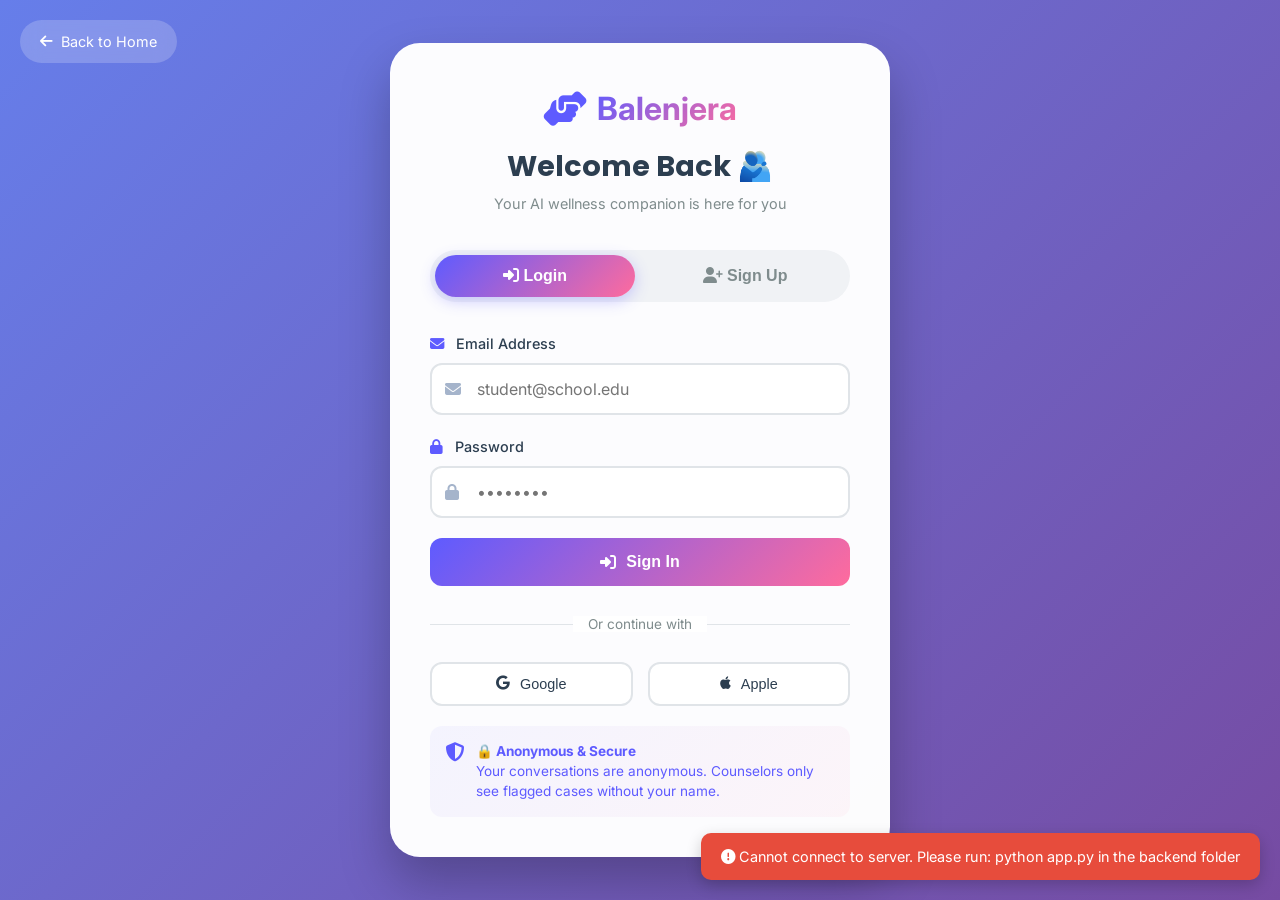
<file: frontend/login.html>
<!DOCTYPE html>
<html lang="en">
<head>
    <meta charset="UTF-8">
    <meta name="viewport" content="width=device-width, initial-scale=1.0">
    <title>Balenjera 🫂 | Login or Sign Up - Your AI Wellness Companion</title>
    <link rel="stylesheet" href="https://cdnjs.cloudflare.com/ajax/libs/font-awesome/6.4.2/css/all.min.css">
    <link rel="preconnect" href="https://fonts.googleapis.com">
    <link rel="preconnect" href="https://fonts.gstatic.com" crossorigin>
    <link href="https://fonts.googleapis.com/css2?family=Inter:wght@300;400;500;600;700;800&family=Poppins:wght@400;500;600;700;800&display=swap" rel="stylesheet">
    <link rel="stylesheet" href="css/style.css">
    <style>
        /* Login Page Specific Styles */
        body.balenjera-login {
            background: linear-gradient(135deg, #667eea 0%, #764ba2 100%);
            min-height: 100vh;
            display: flex;
            align-items: center;
            justify-content: center;
            padding: 20px;
        }

        .login-wrapper {
            max-width: 500px;
            width: 100%;
            margin: 0 auto;
        }

        .back-home {
            position: fixed;
            top: 20px;
            left: 20px;
            z-index: 100;
        }

        .back-home a {
            background: rgba(255, 255, 255, 0.2);
            backdrop-filter: blur(10px);
            padding: 10px 20px;
            border-radius: 30px;
            color: white;
            text-decoration: none;
            display: inline-flex;
            align-items: center;
            gap: 8px;
            font-size: 0.9rem;
            transition: all 0.3s;
        }

        .back-home a:hover {
            background: rgba(255, 255, 255, 0.3);
            transform: translateX(-3px);
        }

        .login-card {
            background: rgba(255, 255, 255, 0.98);
            border-radius: 30px;
            padding: 40px;
            box-shadow: 0 25px 50px rgba(0, 0, 0, 0.25);
            animation: slideUp 0.5s ease;
        }

        @keyframes slideUp {
            from {
                opacity: 0;
                transform: translateY(30px);
            }
            to {
                opacity: 1;
                transform: translateY(0);
            }
        }

        .login-header {
            text-align: center;
            margin-bottom: 35px;
        }

        .login-logo {
            display: inline-flex;
            align-items: center;
            gap: 10px;
            font-size: 2rem;
            font-weight: 700;
            color: #2c3e50;
            margin-bottom: 15px;
        }

        .login-logo i {
            color: #5e5bff;
            font-size: 2.2rem;
        }

        .login-logo span {
            background: linear-gradient(135deg, #5e5bff, #ff6b9d);
            -webkit-background-clip: text;
            -webkit-text-fill-color: transparent;
        }

        .login-header h2 {
            font-size: 1.8rem;
            color: #2c3e50;
            margin-bottom: 8px;
        }

        .login-header p {
            color: #7f8c8d;
            font-size: 0.9rem;
        }

        /* Tab Styles */
        .auth-tabs {
            display: flex;
            gap: 10px;
            margin-bottom: 30px;
            background: #f0f2f5;
            padding: 5px;
            border-radius: 50px;
        }

        .auth-tab {
            flex: 1;
            text-align: center;
            padding: 12px;
            border: none;
            background: transparent;
            font-size: 1rem;
            font-weight: 600;
            cursor: pointer;
            border-radius: 50px;
            transition: all 0.3s;
            color: #7f8c8d;
        }

        .auth-tab.active {
            background: linear-gradient(135deg, #5e5bff, #ff6b9d);
            color: white;
            box-shadow: 0 4px 15px rgba(94, 91, 255, 0.3);
        }

        /* Form Styles */
        .auth-form {
            display: none;
        }

        .auth-form.active {
            display: block;
            animation: fadeIn 0.4s ease;
        }

        @keyframes fadeIn {
            from { opacity: 0; transform: translateY(10px); }
            to { opacity: 1; transform: translateY(0); }
        }

        .form-group {
            margin-bottom: 20px;
        }

        .form-group label {
            display: block;
            margin-bottom: 8px;
            font-weight: 500;
            color: #2c3e50;
            font-size: 0.9rem;
        }

        .form-group label i {
            margin-right: 8px;
            color: #5e5bff;
        }

        .input-wrapper {
            position: relative;
        }

        .input-wrapper i {
            position: absolute;
            left: 15px;
            top: 50%;
            transform: translateY(-50%);
            color: #a5b4cb;
            font-size: 1rem;
        }

        .form-input {
            width: 100%;
            padding: 14px 15px 14px 45px;
            border: 2px solid #e0e4e8;
            border-radius: 12px;
            font-size: 1rem;
            transition: all 0.3s;
            font-family: 'Inter', sans-serif;
        }

        .form-input:focus {
            outline: none;
            border-color: #5e5bff;
            box-shadow: 0 0 0 3px rgba(94, 91, 255, 0.1);
        }

        .form-input.error {
            border-color: #e74c3c;
        }

        .error-text {
            color: #e74c3c;
            font-size: 0.8rem;
            margin-top: 5px;
            display: none;
        }

        .error-text.show {
            display: block;
        }

        /* Role Selection */
        .role-selection {
            display: flex;
            gap: 15px;
            margin-top: 10px;
        }

        .role-option {
            flex: 1;
            position: relative;
        }

        .role-option input {
            position: absolute;
            opacity: 0;
            cursor: pointer;
        }

        .role-label {
            display: flex;
            align-items: center;
            justify-content: center;
            gap: 10px;
            padding: 12px;
            border: 2px solid #e0e4e8;
            border-radius: 12px;
            cursor: pointer;
            transition: all 0.3s;
            background: white;
        }

        .role-option input:checked + .role-label {
            border-color: #5e5bff;
            background: linear-gradient(135deg, rgba(94, 91, 255, 0.05), rgba(255, 107, 157, 0.05));
        }

        .role-label i {
            font-size: 1.2rem;
            color: #5e5bff;
        }

        .role-label span {
            font-weight: 500;
            color: #2c3e50;
        }

        /* Submit Button */
        .submit-btn {
            width: 100%;
            padding: 15px;
            background: linear-gradient(135deg, #5e5bff, #ff6b9d);
            color: white;
            border: none;
            border-radius: 12px;
            font-size: 1rem;
            font-weight: 600;
            cursor: pointer;
            transition: all 0.3s;
            display: flex;
            align-items: center;
            justify-content: center;
            gap: 10px;
            margin-top: 10px;
        }

        .submit-btn:hover {
            transform: translateY(-2px);
            box-shadow: 0 10px 25px rgba(94, 91, 255, 0.3);
        }

        .submit-btn:disabled {
            opacity: 0.7;
            cursor: not-allowed;
            transform: none;
        }

        /* Divider */
        .divider {
            text-align: center;
            margin: 25px 0;
            position: relative;
        }

        .divider::before {
            content: "";
            position: absolute;
            left: 0;
            top: 50%;
            width: 100%;
            height: 1px;
            background: #e0e4e8;
        }

        .divider span {
            background: white;
            padding: 0 15px;
            position: relative;
            color: #7f8c8d;
            font-size: 0.85rem;
        }

        /* Social Buttons */
        .social-buttons {
            display: flex;
            gap: 15px;
            justify-content: center;
        }

        .social-btn {
            flex: 1;
            padding: 12px;
            border: 2px solid #e0e4e8;
            border-radius: 12px;
            background: white;
            cursor: pointer;
            transition: all 0.3s;
            display: flex;
            align-items: center;
            justify-content: center;
            gap: 10px;
            font-size: 0.9rem;
            font-weight: 500;
            color: #2c3e50;
        }

        .social-btn:hover {
            border-color: #5e5bff;
            background: #f8f9ff;
        }

        /* Info Note */
        .info-note {
            background: linear-gradient(135deg, rgba(94, 91, 255, 0.05), rgba(255, 107, 157, 0.05));
            border-radius: 12px;
            padding: 15px;
            margin-top: 20px;
            display: flex;
            align-items: flex-start;
            gap: 12px;
            font-size: 0.85rem;
            color: #5e5bff;
        }

        .info-note i {
            font-size: 1.2rem;
            margin-top: 2px;
        }

        .info-note p {
            margin: 0;
            line-height: 1.5;
        }

        @media (max-width: 550px) {
            .login-card {
                padding: 25px;
            }
            
            .role-label {
                padding: 8px;
                font-size: 0.85rem;
            }
            
            .social-btn {
                font-size: 0.8rem;
            }
        }
    </style>
</head>
<body class="balenjera-login">
    <div class="back-home">
        <a href="index.html">
            <i class="fas fa-arrow-left"></i> Back to Home
        </a>
    </div>

    <div class="login-wrapper">
        <div class="login-card">
            <div class="login-header">
                <div class="login-logo">
                    <i class="fas fa-hands-helping"></i>
                    <span>Balenjera</span>
                </div>
                <h2>Welcome Back 🫂</h2>
                <p>Your AI wellness companion is here for you</p>
            </div>

            <!-- Auth Tabs -->
            <div class="auth-tabs">
                <button class="auth-tab active" data-tab="login">
                    <i class="fas fa-sign-in-alt"></i> Login
                </button>
                <button class="auth-tab" data-tab="signup">
                    <i class="fas fa-user-plus"></i> Sign Up
                </button>
            </div>

            <!-- Login Form -->
            <div id="loginForm" class="auth-form active">
                <form id="loginFormElement">
                    <div class="form-group">
                        <label><i class="fas fa-envelope"></i> Email Address</label>
                        <div class="input-wrapper">
                            <i class="fas fa-envelope"></i>
                            <input type="email" id="loginEmail" class="form-input" placeholder="student@school.edu" required>
                        </div>
                        <div class="error-text" id="loginEmailError"></div>
                    </div>

                    <div class="form-group">
                        <label><i class="fas fa-lock"></i> Password</label>
                        <div class="input-wrapper">
                            <i class="fas fa-lock"></i>
                            <input type="password" id="loginPassword" class="form-input" placeholder="••••••••" required>
                        </div>
                        <div class="error-text" id="loginPasswordError"></div>
                    </div>

                    <button type="submit" class="submit-btn" id="loginBtn">
                        <i class="fas fa-sign-in-alt"></i> Sign In
                    </button>
                </form>

                <div class="divider">
                    <span>Or continue with</span>
                </div>

                <div class="social-buttons">
                    <button class="social-btn" onclick="showDemoMessage()">
                        <i class="fab fa-google"></i> Google
                    </button>
                    <button class="social-btn" onclick="showDemoMessage()">
                        <i class="fab fa-apple"></i> Apple
                    </button>
                </div>

                <div class="info-note">
                    <i class="fas fa-shield-alt"></i>
                    <p>
                        <strong>🔒 Anonymous & Secure</strong><br>
                        Your conversations are anonymous. Counselors only see flagged cases without your name.
                    </p>
                </div>
            </div>

            <!-- Sign Up Form -->
            <div id="signupForm" class="auth-form">
                <form id="signupFormElement">
                    <div class="form-group">
                        <label><i class="fas fa-user"></i> Full Name</label>
                        <div class="input-wrapper">
                            <i class="fas fa-user"></i>
                            <input type="text" id="signupName" class="form-input" placeholder="Alex Tesfaye" required>
                        </div>
                        <div class="error-text" id="signupNameError"></div>
                    </div>

                    <div class="form-group">
                        <label><i class="fas fa-envelope"></i> Email Address</label>
                        <div class="input-wrapper">
                            <i class="fas fa-envelope"></i>
                            <input type="email" id="signupEmail" class="form-input" placeholder="student@school.edu" required>
                        </div>
                        <div class="error-text" id="signupEmailError"></div>
                    </div>

                    <div class="form-group">
                        <label><i class="fas fa-lock"></i> Password</label>
                        <div class="input-wrapper">
                            <i class="fas fa-lock"></i>
                            <input type="password" id="signupPassword" class="form-input" placeholder="••••••••" required>
                        </div>
                        <div class="error-text" id="signupPasswordError"></div>
                    </div>

                    <div class="form-group">
                        <label><i class="fas fa-lock"></i> Confirm Password</label>
                        <div class="input-wrapper">
                            <i class="fas fa-check-circle"></i>
                            <input type="password" id="signupConfirmPassword" class="form-input" placeholder="Confirm password" required>
                        </div>
                        <div class="error-text" id="signupConfirmError"></div>
                    </div>

                    <div class="form-group">
                        <label><i class="fas fa-user-tag"></i> I am a...</label>
                        <div class="role-selection">
                            <div class="role-option">
                                <input type="radio" name="role" id="roleStudent" value="student" checked>
                                <label for="roleStudent" class="role-label">
                                    <i class="fas fa-graduation-cap"></i>
                                    <span>Student</span>
                                </label>
                            </div>
                            <div class="role-option">
                                <input type="radio" name="role" id="roleCounselor" value="counselor">
                                <label for="roleCounselor" class="role-label">
                                    <i class="fas fa-chalkboard-user"></i>
                                    <span>Counselor</span>
                                </label>
                            </div>
                        </div>
                    </div>

                    <button type="submit" class="submit-btn" id="signupBtn">
                        <i class="fas fa-user-plus"></i> Create Account
                    </button>
                </form>

                <div class="divider">
                    <span>Benefits of joining</span>
                </div>

                <div class="info-note">
                    <i class="fas fa-heart"></i>
                    <p>
                        <strong>✨ Free & Anonymous</strong><br>
                        • 24/7 AI wellness support<br>
                        • Access to self-help resources<br>
                        • Early flag system for counselor support<br>
                        • 100% anonymous conversations
                    </p>
                </div>
            </div>
        </div>
    </div>

    <script src="js/auth.js"></script>
    <script>
        // Tab switching functionality
        document.addEventListener('DOMContentLoaded', function() {
            const tabs = document.querySelectorAll('.auth-tab');
            const loginForm = document.getElementById('loginForm');
            const signupForm = document.getElementById('signupForm');
            
            tabs.forEach(tab => {
                tab.addEventListener('click', function() {
                    const tabName = this.getAttribute('data-tab');
                    
                    // Update active tab
                    tabs.forEach(t => t.classList.remove('active'));
                    this.classList.add('active');
                    
                    // Show appropriate form
                    if (tabName === 'login') {
                        loginForm.classList.add('active');
                        signupForm.classList.remove('active');
                    } else {
                        loginForm.classList.remove('active');
                        signupForm.classList.add('active');
                    }
                });
            });
        });
        
        // Demo message for social login
        function showDemoMessage() {
            alert('✨ Social login coming soon!\n\nFor now, please use email/password to sign up.');
        }
    </script>
</body>
</html>
</file>
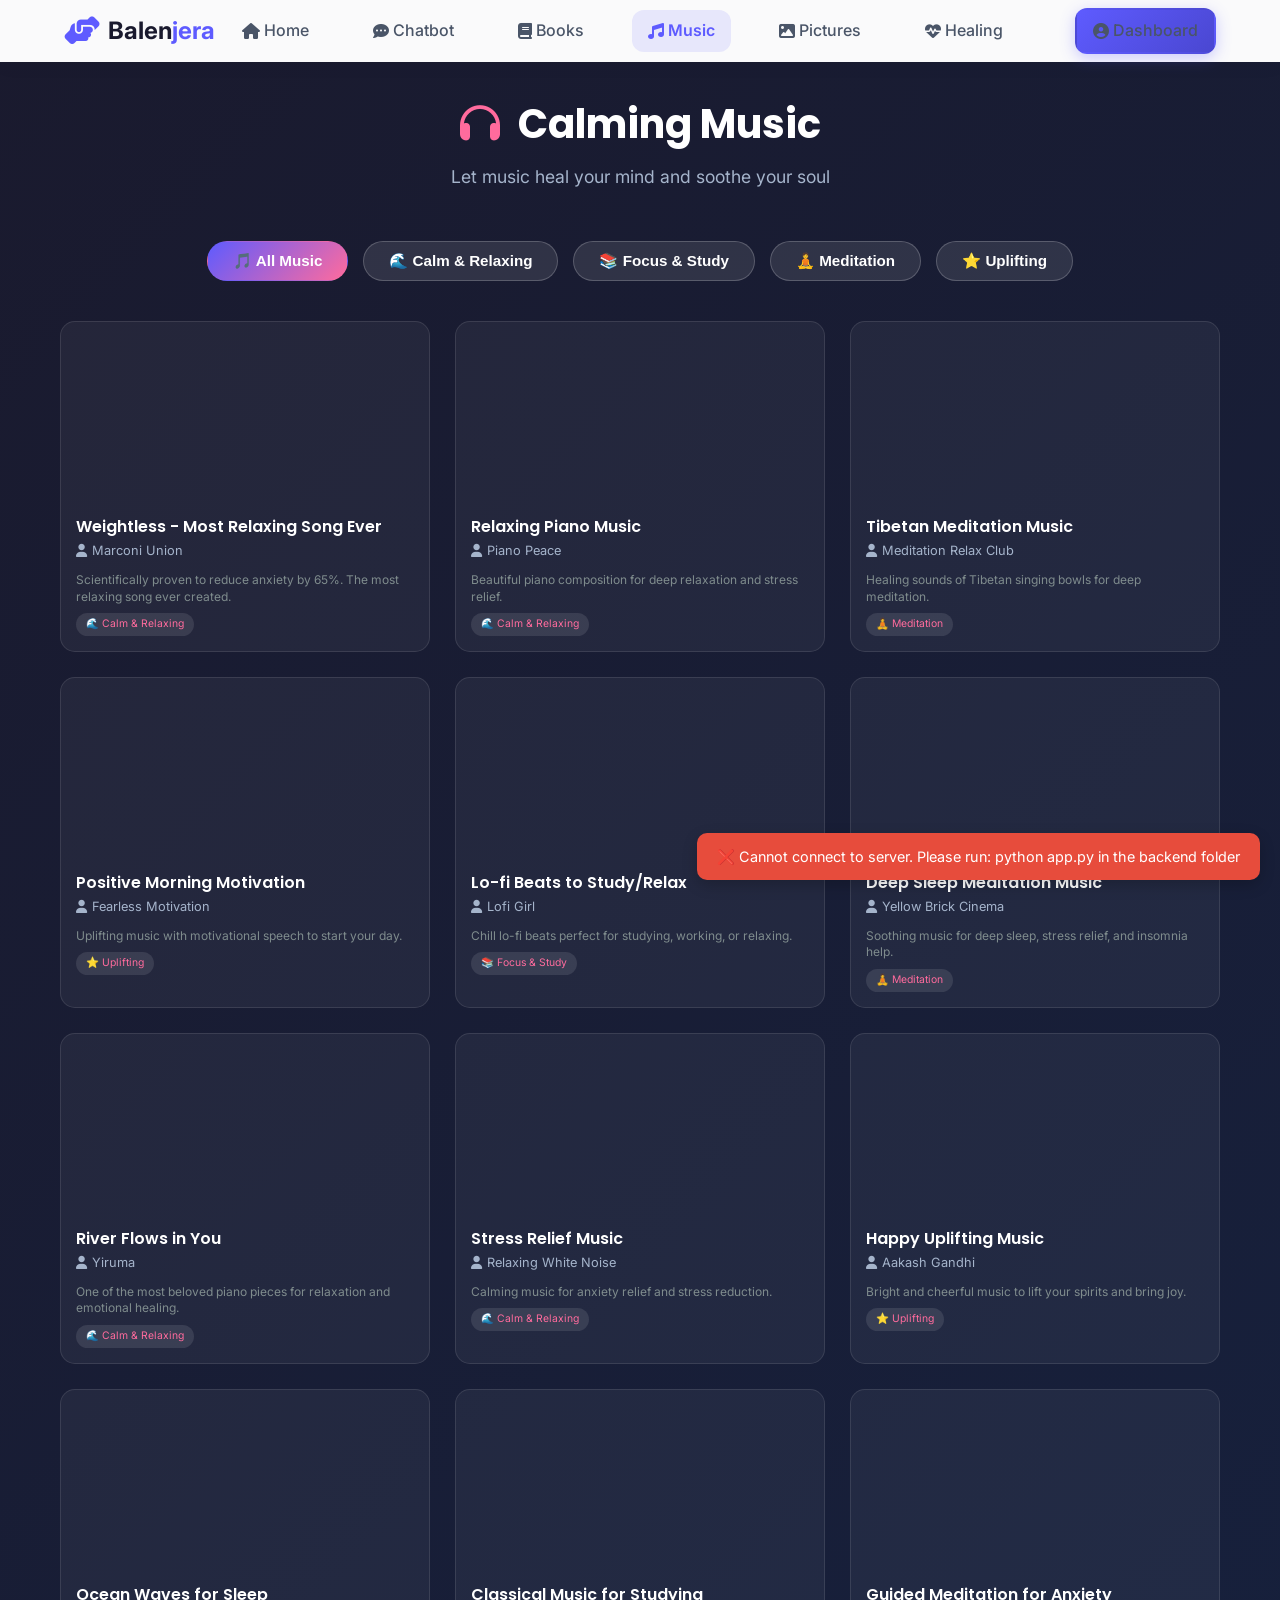
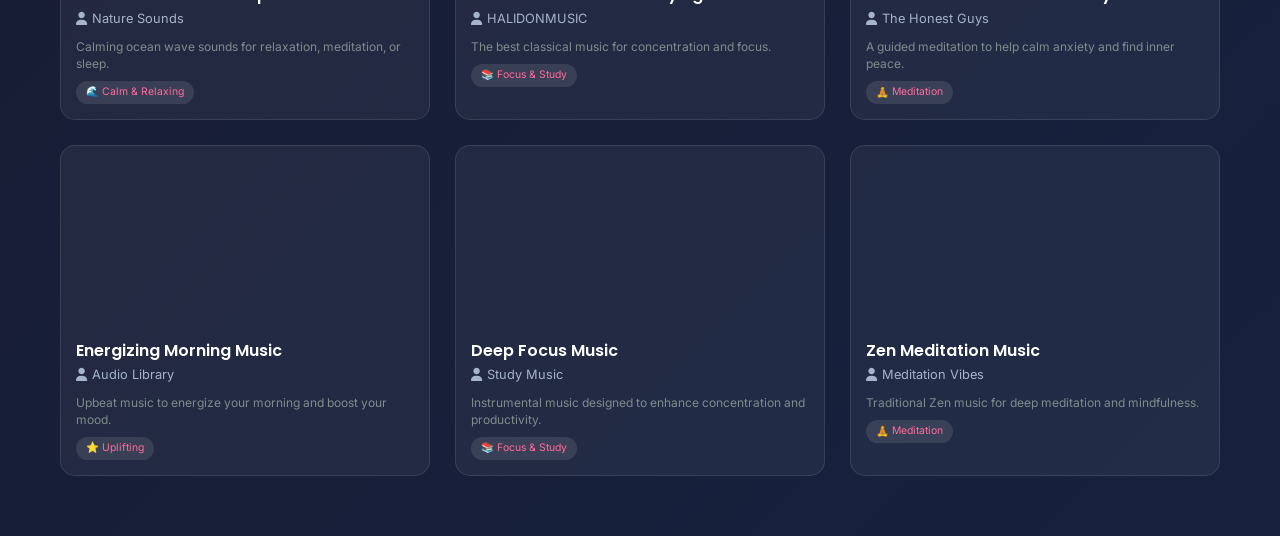
<file: frontend/music.html>
<!DOCTYPE html>
<html lang="en">
<head>
    <meta charset="UTF-8">
    <meta name="viewport" content="width=device-width, initial-scale=1.0">
    <title>Balenjera 🎵 | Calming Music for Relaxation & Healing</title>
    <link rel="stylesheet" href="https://cdnjs.cloudflare.com/ajax/libs/font-awesome/6.4.2/css/all.min.css">
    <link rel="preconnect" href="https://fonts.googleapis.com">
    <link rel="preconnect" href="https://fonts.gstatic.com" crossorigin>
    <link href="https://fonts.googleapis.com/css2?family=Inter:wght@300;400;500;600;700;800&family=Poppins:wght@400;500;600;700;800&display=swap" rel="stylesheet">
    <link rel="stylesheet" href="css/style.css">
    <style>
        /* Music Page Specific Styles */
        body.balenjera-music {
            background: linear-gradient(135deg, #1a1a2e 0%, #16213e 100%);
            min-height: 100vh;
        }

        .music-container {
            max-width: 1200px;
            margin: 0 auto;
            padding: 100px 20px 60px;
        }

        .page-header {
            text-align: center;
            margin-bottom: 50px;
        }

        .page-header h1 {
            font-size: 2.5rem;
            color: white;
            margin-bottom: 15px;
        }

        .page-header h1 i {
            color: #ff6b9d;
            margin-right: 10px;
        }

        .page-header p {
            color: #a5b4cb;
            font-size: 1.1rem;
            max-width: 600px;
            margin: 0 auto;
        }

        /* Mood Categories */
        .mood-categories {
            display: flex;
            justify-content: center;
            gap: 15px;
            margin-bottom: 40px;
            flex-wrap: wrap;
        }

        .mood-cat-btn {
            background: rgba(255, 255, 255, 0.1);
            border: 1px solid rgba(255, 255, 255, 0.2);
            padding: 10px 25px;
            border-radius: 30px;
            font-size: 0.95rem;
            font-weight: 600;
            cursor: pointer;
            transition: all 0.3s;
            color: white;
            display: flex;
            align-items: center;
            gap: 8px;
        }

        .mood-cat-btn.active {
            background: linear-gradient(135deg, #5e5bff, #ff6b9d);
            border-color: transparent;
        }

        .mood-cat-btn:hover:not(.active) {
            background: rgba(255, 255, 255, 0.2);
            transform: translateY(-2px);
        }

        /* Now Playing Section */
        .now-playing {
            background: rgba(255, 255, 255, 0.05);
            border-radius: 20px;
            padding: 20px;
            margin-bottom: 40px;
            border: 1px solid rgba(255, 255, 255, 0.1);
        }

        .now-playing-title {
            color: #a5b4cb;
            font-size: 0.85rem;
            margin-bottom: 15px;
            display: flex;
            align-items: center;
            gap: 10px;
        }

        .now-playing-title i {
            color: #ff6b9d;
            animation: pulse 1.5s infinite;
        }

        @keyframes pulse {
            0%, 100% { opacity: 1; }
            50% { opacity: 0.5; }
        }

        .now-playing-content {
            display: flex;
            gap: 20px;
            flex-wrap: wrap;
        }

        .now-playing-video {
            flex: 2;
            min-width: 280px;
        }

        .now-playing-video iframe {
            width: 100%;
            height: 250px;
            border-radius: 15px;
            border: none;
        }

        .now-playing-info {
            flex: 1;
            min-width: 200px;
        }

        .now-playing-info h3 {
            color: white;
            margin-bottom: 8px;
        }

        .now-playing-info p {
            color: #a5b4cb;
            margin-bottom: 15px;
        }

        .now-playing-badge {
            display: inline-block;
            background: rgba(94, 91, 255, 0.2);
            padding: 5px 12px;
            border-radius: 20px;
            font-size: 0.75rem;
            color: #5e5bff;
        }

        /* Music Grid */
        .music-grid {
            display: grid;
            grid-template-columns: repeat(auto-fill, minmax(300px, 1fr));
            gap: 25px;
        }

        .music-card {
            background: rgba(255, 255, 255, 0.05);
            border-radius: 15px;
            overflow: hidden;
            transition: all 0.3s;
            cursor: pointer;
            border: 1px solid rgba(255, 255, 255, 0.1);
        }

        .music-card:hover {
            transform: translateY(-5px);
            background: rgba(255, 255, 255, 0.08);
            border-color: rgba(94, 91, 255, 0.3);
        }

        .music-thumbnail {
            position: relative;
            height: 180px;
            background-size: cover;
            background-position: center;
            display: flex;
            align-items: center;
            justify-content: center;
        }

        .play-overlay {
            position: absolute;
            top: 0;
            left: 0;
            right: 0;
            bottom: 0;
            background: rgba(0, 0, 0, 0.6);
            display: flex;
            align-items: center;
            justify-content: center;
            opacity: 0;
            transition: opacity 0.3s;
        }

        .music-card:hover .play-overlay {
            opacity: 1;
        }

        .play-btn {
            width: 60px;
            height: 60px;
            background: linear-gradient(135deg, #5e5bff, #ff6b9d);
            border-radius: 50%;
            display: flex;
            align-items: center;
            justify-content: center;
            font-size: 1.5rem;
            color: white;
            transition: transform 0.3s;
        }

        .play-btn:hover {
            transform: scale(1.1);
        }

        .music-info {
            padding: 15px;
        }

        .music-title {
            font-size: 1rem;
            font-weight: 600;
            color: white;
            margin-bottom: 5px;
        }

        .music-artist {
            font-size: 0.8rem;
            color: #a5b4cb;
            margin-bottom: 10px;
            display: flex;
            align-items: center;
            gap: 5px;
        }

        .music-description {
            font-size: 0.75rem;
            color: #7f8c8d;
            line-height: 1.4;
        }

        .mood-tag {
            display: inline-block;
            background: rgba(255, 255, 255, 0.1);
            padding: 3px 10px;
            border-radius: 12px;
            font-size: 0.65rem;
            color: #ff6b9d;
            margin-top: 8px;
        }

        /* Empty State */
        .empty-state {
            text-align: center;
            padding: 60px;
            color: #a5b4cb;
        }

        .empty-state i {
            font-size: 4rem;
            margin-bottom: 20px;
            opacity: 0.5;
        }

        @media (max-width: 768px) {
            .now-playing-content {
                flex-direction: column;
            }
            
            .music-grid {
                grid-template-columns: 1fr;
            }
        }
    </style>
</head>
<body class="balenjera-music">
    <!-- Navigation -->
    <nav class="navbar">
        <div class="nav-container">
            <div class="logo">
                <i class="fas fa-hands-helping"></i>
                <span>Balen<span class="logo-highlight">jera</span></span>
            </div>
            <div class="nav-links" id="navLinks">
                <a href="index.html"><i class="fas fa-home"></i> Home</a>
                <a href="chatbot.html"><i class="fas fa-comment-dots"></i> Chatbot</a>
                <a href="books.html"><i class="fas fa-book"></i> Books</a>
                <a href="music.html" class="active"><i class="fas fa-music"></i> Music</a>
                <a href="pictures.html"><i class="fas fa-image"></i> Pictures</a>
                <a href="healing.html"><i class="fas fa-heartbeat"></i> Healing</a>
                <div class="nav-buttons">
                    <a href="dashboard.html" class="btn btn-primary">
                        <i class="fas fa-user-circle"></i> Dashboard
                    </a>
                </div>
            </div>
            <button class="mobile-menu-btn" id="mobileMenuBtn">
                <i class="fas fa-bars"></i>
            </button>
        </div>
    </nav>

    <div class="music-container">
        <div class="page-header">
            <h1><i class="fas fa-headphones"></i> Calming Music</h1>
            <p>Let music heal your mind and soothe your soul</p>
        </div>

        <!-- Mood Categories -->
        <div class="mood-categories" id="moodCategories">
            <button class="mood-cat-btn active" data-mood="all">🎵 All Music</button>
            <button class="mood-cat-btn" data-mood="calm">🌊 Calm & Relaxing</button>
            <button class="mood-cat-btn" data-mood="focus">📚 Focus & Study</button>
            <button class="mood-cat-btn" data-mood="meditation">🧘 Meditation</button>
            <button class="mood-cat-btn" data-mood="uplifting">⭐ Uplifting</button>
        </div>

        <!-- Now Playing Section -->
        <div class="now-playing" id="nowPlayingSection" style="display: none;">
            <div class="now-playing-title">
                <i class="fas fa-play-circle"></i>
                <span>Now Playing</span>
            </div>
            <div class="now-playing-content" id="nowPlayingContent">
                <!-- Dynamic now playing content -->
            </div>
        </div>

        <!-- Music Grid -->
        <div class="music-grid" id="musicGrid">
            <div class="empty-state">
                <i class="fas fa-spinner fa-spin"></i>
                <p>Loading music...</p>
            </div>
        </div>
    </div>

    <script src="js/main.js"></script>
    <script src="js/auth.js"></script>
    <script>
        // Music Database (Easy to replace with your own music)
        // Music Database with VERIFIED WORKING YouTube videos
const musicDatabase = {
    all: [
        {
            id: 1,
            title: "Weightless - Most Relaxing Song Ever",
            artist: "Marconi Union",
            description: "Scientifically proven to reduce anxiety by 65%. The most relaxing song ever created.",
            youtubeId: "UfcAVejslrU",
            thumbnail: "https://img.youtube.com/vi/UfcAVejslrU/maxresdefault.jpg",
            mood: "calm",
            duration: "8:07"
        },
        {
            id: 2,
            title: "Relaxing Piano Music",
            artist: "Piano Peace",
            description: "Beautiful piano composition for deep relaxation and stress relief.",
            youtubeId: "k3-fFpRlfZg",
            thumbnail: "https://img.youtube.com/vi/k3-fFpRlfZg/maxresdefault.jpg",
            mood: "calm",
            duration: "3:00:00"
        },
        {
            id: 3,
            title: "Tibetan Meditation Music",
            artist: "Meditation Relax Club",
            description: "Healing sounds of Tibetan singing bowls for deep meditation.",
            youtubeId: "ZgTqawOJkqs",
            thumbnail: "https://img.youtube.com/vi/ZgTqawOJkqs/maxresdefault.jpg",
            mood: "meditation",
            duration: "1:00:00"
        },
        {
            id: 4,
            title: "Positive Morning Motivation",
            artist: "Fearless Motivation",
            description: "Uplifting music with motivational speech to start your day.",
            youtubeId: "lUygc-zcJD4",
            thumbnail: "https://img.youtube.com/vi/lUygc-zcJD4/maxresdefault.jpg",
            mood: "uplifting",
            duration: "4:52"
        },
        {
            id: 5,
            title: "Lo-fi Beats to Study/Relax",
            artist: "Lofi Girl",
            description: "Chill lo-fi beats perfect for studying, working, or relaxing.",
            youtubeId: "5qap5aO4i9A",
            thumbnail: "https://img.youtube.com/vi/5qap5aO4i9A/maxresdefault.jpg",
            mood: "focus",
            duration: "2:00:00"
        },
        {
            id: 6,
            title: "Deep Sleep Meditation Music",
            artist: "Yellow Brick Cinema",
            description: "Soothing music for deep sleep, stress relief, and insomnia help.",
            youtubeId: "qYn2fCkO5E0",
            thumbnail: "https://img.youtube.com/vi/qYn2fCkO5E0/maxresdefault.jpg",
            mood: "meditation",
            duration: "3:00:00"
        },
        {
            id: 7,
            title: "River Flows in You",
            artist: "Yiruma",
            description: "One of the most beloved piano pieces for relaxation and emotional healing.",
            youtubeId: "7maJOI3QMu0",
            thumbnail: "https://img.youtube.com/vi/7maJOI3QMu0/maxresdefault.jpg",
            mood: "calm",
            duration: "3:38"
        },
        {
            id: 8,
            title: "Stress Relief Music",
            artist: "Relaxing White Noise",
            description: "Calming music for anxiety relief and stress reduction.",
            youtubeId: "nVtTq1iGO20",
            thumbnail: "https://img.youtube.com/vi/nVtTq1iGO20/maxresdefault.jpg",
            mood: "calm",
            duration: "3:00:00"
        },
        {
            id: 9,
            title: "Happy Uplifting Music",
            artist: "Aakash Gandhi",
            description: "Bright and cheerful music to lift your spirits and bring joy.",
            youtubeId: "W7FlltY0k3o",
            thumbnail: "https://img.youtube.com/vi/W7FlltY0k3o/maxresdefault.jpg",
            mood: "uplifting",
            duration: "3:22"
        },
        {
            id: 10,
            title: "Ocean Waves for Sleep",
            artist: "Nature Sounds",
            description: "Calming ocean wave sounds for relaxation, meditation, or sleep.",
            youtubeId: "yMQ1CxR0T0g",
            thumbnail: "https://img.youtube.com/vi/yMQ1CxR0T0g/maxresdefault.jpg",
            mood: "calm",
            duration: "8:00:00"
        },
        {
            id: 11,
            title: "Classical Music for Studying",
            artist: "HALIDONMUSIC",
            description: "The best classical music for concentration and focus.",
            youtubeId: "QbN7rM55m4A",
            thumbnail: "https://img.youtube.com/vi/QbN7rM55m4A/maxresdefault.jpg",
            mood: "focus",
            duration: "2:00:00"
        },
        {
            id: 12,
            title: "Guided Meditation for Anxiety",
            artist: "The Honest Guys",
            description: "A guided meditation to help calm anxiety and find inner peace.",
            youtubeId: "R3z1t40ic_4",
            thumbnail: "https://img.youtube.com/vi/R3z1t40ic_4/maxresdefault.jpg",
            mood: "meditation",
            duration: "15:00"
        },
        {
            id: 13,
            title: "Energizing Morning Music",
            artist: "Audio Library",
            description: "Upbeat music to energize your morning and boost your mood.",
            youtubeId: "3nQNiWdeH2Q",
            thumbnail: "https://img.youtube.com/vi/3nQNiWdeH2Q/maxresdefault.jpg",
            mood: "uplifting",
            duration: "3:15"
        },
        {
            id: 14,
            title: "Deep Focus Music",
            artist: "Study Music",
            description: "Instrumental music designed to enhance concentration and productivity.",
            youtubeId: "jK2aIUmmdP4",
            thumbnail: "https://img.youtube.com/vi/jK2aIUmmdP4/maxresdefault.jpg",
            mood: "focus",
            duration: "3:00:00"
        },
        {
            id: 15,
            title: "Zen Meditation Music",
            artist: "Meditation Vibes",
            description: "Traditional Zen music for deep meditation and mindfulness.",
            youtubeId: "wLBDDS96BlU",
            thumbnail: "https://img.youtube.com/vi/wLBDDS96BlU/maxresdefault.jpg",
            mood: "meditation",
            duration: "1:00:00"
        }
    ]
};

        let currentMood = "all";
        let currentlyPlaying = null;

        // Load music on page load
        document.addEventListener('DOMContentLoaded', () => {
            console.log('🎵 Music page loaded');
            loadMusic();
            setupMoodListeners();
        });

        function setupMoodListeners() {
            const moodBtns = document.querySelectorAll('.mood-cat-btn');
            moodBtns.forEach(btn => {
                btn.addEventListener('click', () => {
                    moodBtns.forEach(b => b.classList.remove('active'));
                    btn.classList.add('active');
                    currentMood = btn.getAttribute('data-mood');
                    loadMusic();
                });
            });
        }

        function loadMusic() {
            const musicGrid = document.getElementById('musicGrid');
            
            let musicToShow = musicDatabase.all;
            if (currentMood !== 'all') {
                musicToShow = musicDatabase.all.filter(music => music.mood === currentMood);
            }
            
            if (musicToShow.length === 0) {
                musicGrid.innerHTML = `
                    <div class="empty-state">
                        <i class="fas fa-music"></i>
                        <p>No music in this mood category yet.</p>
                    </div>
                `;
                return;
            }
            
            musicGrid.innerHTML = musicToShow.map(music => `
                <div class="music-card" onclick="playMusic(${music.id})">
                    <div class="music-thumbnail" style="background-image: url('${music.thumbnail}')">
                        <div class="play-overlay">
                            <div class="play-btn">
                                <i class="fas fa-play"></i>
                            </div>
                        </div>
                    </div>
                    <div class="music-info">
                        <h3 class="music-title">${escapeHtml(music.title)}</h3>
                        <div class="music-artist">
                            <i class="fas fa-user"></i> ${escapeHtml(music.artist)}
                        </div>
                        <p class="music-description">${escapeHtml(music.description)}</p>
                        <span class="mood-tag">${getMoodIcon(music.mood)} ${getMoodName(music.mood)}</span>
                    </div>
                </div>
            `).join('');
        }

        function playMusic(musicId) {
            const music = musicDatabase.all.find(m => m.id === musicId);
            if (!music) return;
            
            currentlyPlaying = music;
            
            // Show now playing section
            const nowPlayingSection = document.getElementById('nowPlayingSection');
            nowPlayingSection.style.display = 'block';
            
            // Update now playing content
            const nowPlayingContent = document.getElementById('nowPlayingContent');
            nowPlayingContent.innerHTML = `
                <div class="now-playing-video">
                    <iframe 
                        src="https://www.youtube.com/embed/${music.youtubeId}?autoplay=1&rel=0"
                        frameborder="0"
                        allow="accelerometer; autoplay; clipboard-write; encrypted-media; gyroscope; picture-in-picture"
                        allowfullscreen>
                    </iframe>
                </div>
                <div class="now-playing-info">
                    <h3>${escapeHtml(music.title)}</h3>
                    <p><i class="fas fa-user"></i> ${escapeHtml(music.artist)}</p>
                    <p>${escapeHtml(music.description)}</p>
                    <span class="now-playing-badge">${getMoodIcon(music.mood)} ${getMoodName(music.mood)}</span>
                    </div>
            `;
            
            // Scroll to now playing section
            nowPlayingSection.scrollIntoView({ behavior: 'smooth', block: 'start' });
            
            // Save to recent music in localStorage
            saveToRecentMusic(music);
        }

        function saveToRecentMusic(music) {
            let recentMusic = JSON.parse(localStorage.getItem('balenjeraRecentMusic') || '[]');
            recentMusic = [music, ...recentMusic.filter(m => m.id !== music.id)];
            if (recentMusic.length > 10) recentMusic.pop();
            localStorage.setItem('balenjeraRecentMusic', JSON.stringify(recentMusic));
        }

        function getMoodIcon(mood) {
            const icons = {
                calm: "🌊",
                focus: "📚",
                meditation: "🧘",
                uplifting: "⭐",
                all: "🎵"
            };
            return icons[mood] || "🎵";
        }

        function getMoodName(mood) {
            const names = {
                calm: "Calm & Relaxing",
                focus: "Focus & Study",
                meditation: "Meditation",
                uplifting: "Uplifting",
                all: "All Music"
            };
            return names[mood] || mood;
        }

        function escapeHtml(text) {
            const div = document.createElement('div');
            div.textContent = text;
            return div.innerHTML;
        }
        // Find this existing function in your music.html
function playMusic(musicId) {
    const music = musicDatabase.all.find(m => m.id === musicId);
    if (!music) return;
    
    currentlyPlaying = music;
    
    // Show now playing section
    const nowPlayingSection = document.getElementById('nowPlayingSection');
    nowPlayingSection.style.display = 'block';
    
    // Create embed URL with autoplay
    const embedUrl = `https://www.youtube.com/embed/${music.youtubeId}?autoplay=1&rel=0`;
    
    // Update now playing content
    const nowPlayingContent = document.getElementById('nowPlayingContent');
    nowPlayingContent.innerHTML = `
        <div class="now-playing-video">
            <iframe 
                src="${embedUrl}"
                frameborder="0"
                allow="accelerometer; autoplay; clipboard-write; encrypted-media; gyroscope; picture-in-picture"
                allowfullscreen>
            </iframe>
        </div>
        <div class="now-playing-info">
            <h3>${escapeHtml(music.title)}</h3>
            <p><i class="fas fa-user"></i> ${escapeHtml(music.artist)}</p>
            <p>${escapeHtml(music.description)}</p>
            <span class="now-playing-badge">${getMoodIcon(music.mood)} ${getMoodName(music.mood)}</span>
        </div>
    `;
    
    // Scroll to now playing section
    nowPlayingSection.scrollIntoView({ behavior: 'smooth', block: 'start' });
    
    // Save to recent music
    saveToRecentMusic(music);
}

// ==================== ADD THIS NEW FUNCTION RIGHT HERE ====================
function handleVideoError(iframe) {
    console.log('⚠️ Video failed to load:', iframe.src);
    // Optional: You can show a message to the user
    const parentDiv = iframe.parentElement;
    if (parentDiv) {
        parentDiv.innerHTML = `
            <div style="background: rgba(231, 76, 60, 0.2); padding: 40px; text-align: center; border-radius: 15px;">
                <i class="fas fa-exclamation-triangle" style="font-size: 3rem; color: #e74c3c; margin-bottom: 15px;"></i>
                <p style="color: white;">This video is temporarily unavailable.</p>
                <p style="color: #a5b4cb; font-size: 0.85rem;">Please try another song from the list below.</p>
            </div>
        `;
    }
}
// ==================== END OF ADDED FUNCTION ====================

// Then continue with your existing functions
function saveToRecentMusic(music) {
    // ... existing code ...
}
    </script>
</body>
</html>
</file>
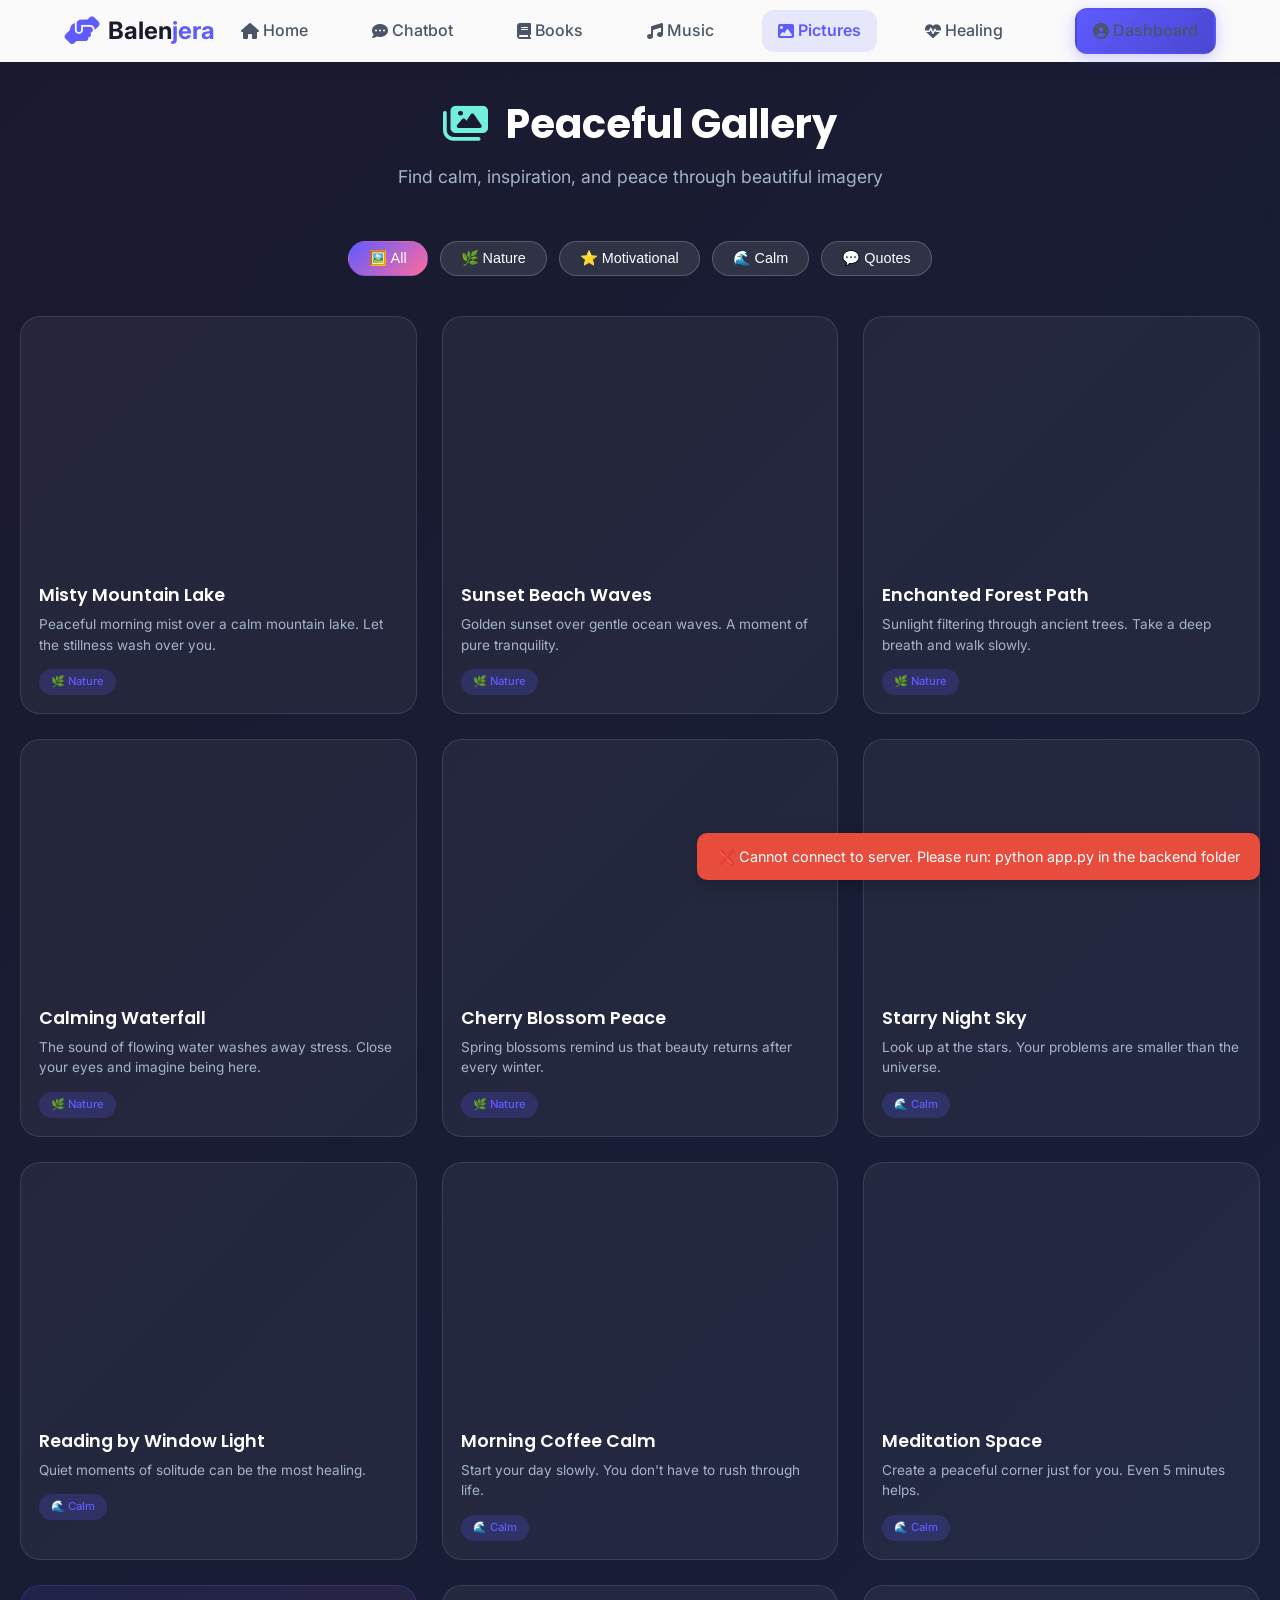
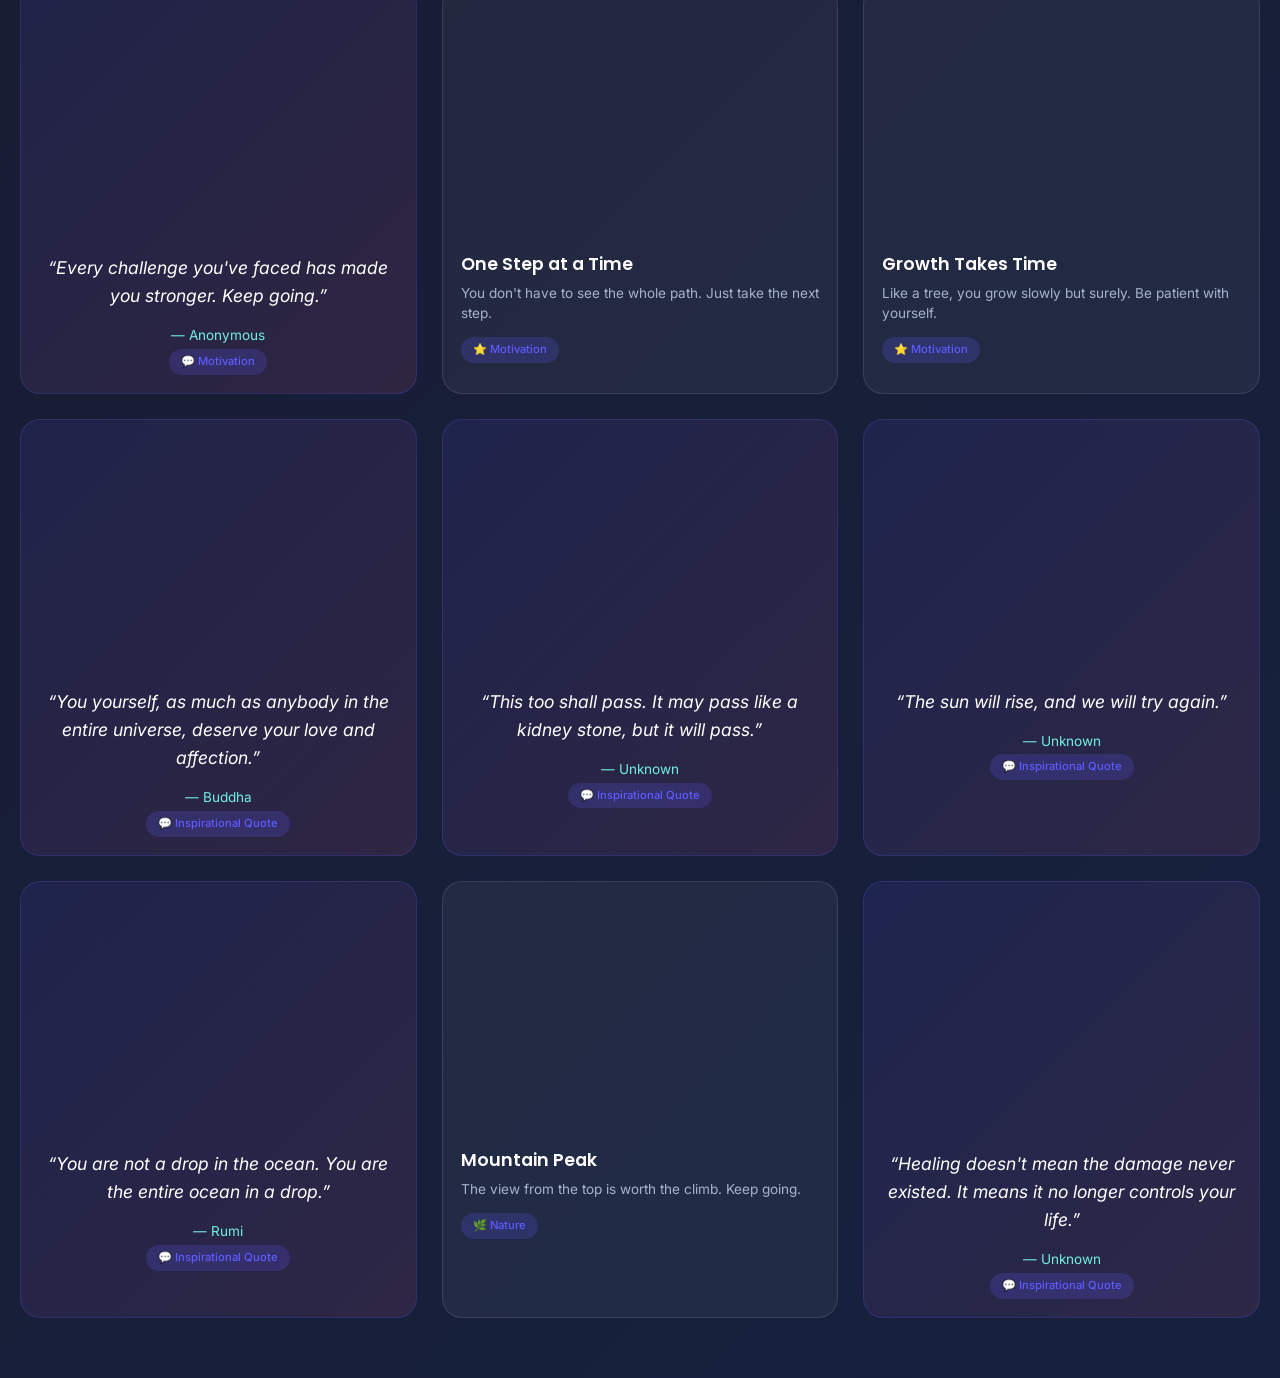
<file: frontend/pictures.html>
<!DOCTYPE html>
<html lang="en">
<head>
    <meta charset="UTF-8">
    <meta name="viewport" content="width=device-width, initial-scale=1.0">
    <title>Balenjera 🖼️ | Calming Pictures for Peace & Inspiration</title>
    <link rel="stylesheet" href="https://cdnjs.cloudflare.com/ajax/libs/font-awesome/6.4.2/css/all.min.css">
    <link rel="preconnect" href="https://fonts.googleapis.com">
    <link rel="preconnect" href="https://fonts.gstatic.com" crossorigin>
    <link href="https://fonts.googleapis.com/css2?family=Inter:wght@300;400;500;600;700;800&family=Poppins:wght@400;500;600;700;800&display=swap" rel="stylesheet">
    <link rel="stylesheet" href="css/style.css">
    <style>
        /* Pictures Page Specific Styles */
        body.balenjera-pictures {
            background: linear-gradient(135deg, #1a1a2e 0%, #16213e 100%);
            min-height: 100vh;
        }

        .pictures-container {
            max-width: 1400px;
            margin: 0 auto;
            padding: 100px 20px 60px;
        }

        .page-header {
            text-align: center;
            margin-bottom: 50px;
        }

        .page-header h1 {
            font-size: 2.5rem;
            color: white;
            margin-bottom: 15px;
        }

        .page-header h1 i {
            color: #72efdd;
            margin-right: 10px;
        }

        .page-header p {
            color: #a5b4cb;
            font-size: 1.1rem;
            max-width: 600px;
            margin: 0 auto;
        }

        /* Category Filters */
        .picture-filters {
            display: flex;
            justify-content: center;
            gap: 12px;
            margin-bottom: 40px;
            flex-wrap: wrap;
        }

        .filter-btn {
            background: rgba(255, 255, 255, 0.1);
            border: 1px solid rgba(255, 255, 255, 0.2);
            padding: 8px 20px;
            border-radius: 30px;
            font-size: 0.9rem;
            font-weight: 500;
            cursor: pointer;
            transition: all 0.3s;
            color: white;
            display: flex;
            align-items: center;
            gap: 8px;
        }

        .filter-btn.active {
            background: linear-gradient(135deg, #5e5bff, #ff6b9d);
            border-color: transparent;
        }

        .filter-btn:hover:not(.active) {
            background: rgba(255, 255, 255, 0.2);
            transform: translateY(-2px);
        }

        /* Lightbox Modal */
        .lightbox {
            display: none;
            position: fixed;
            top: 0;
            left: 0;
            right: 0;
            bottom: 0;
            background: rgba(0, 0, 0, 0.95);
            z-index: 3000;
            align-items: center;
            justify-content: center;
            cursor: pointer;
        }

        .lightbox.active {
            display: flex;
        }

        .lightbox-content {
            max-width: 90vw;
            max-height: 90vh;
            position: relative;
        }

        .lightbox-image {
            max-width: 100%;
            max-height: 85vh;
            border-radius: 10px;
            object-fit: contain;
        }

        .lightbox-caption {
            text-align: center;
            color: white;
            margin-top: 20px;
            font-size: 1rem;
        }

        .lightbox-close {
            position: absolute;
            top: 20px;
            right: 30px;
            font-size: 2rem;
            color: white;
            cursor: pointer;
            transition: transform 0.3s;
        }

        .lightbox-close:hover {
            transform: scale(1.1);
        }

        .lightbox-prev, .lightbox-next {
            position: absolute;
            top: 50%;
            transform: translateY(-50%);
            background: rgba(255,255,255,0.2);
            border: none;
            width: 50px;
            height: 50px;
            border-radius: 50%;
            color: white;
            font-size: 1.5rem;
            cursor: pointer;
            transition: all 0.3s;
        }

        .lightbox-prev { left: 20px; }
        .lightbox-next { right: 20px; }

        .lightbox-prev:hover, .lightbox-next:hover {
            background: rgba(255,255,255,0.4);
            transform: translateY(-50%) scale(1.05);
        }

        /* Pictures Grid - Masonry Style */
        .pictures-grid {
            display: grid;
            grid-template-columns: repeat(auto-fill, minmax(320px, 1fr));
            gap: 25px;
        }

        .picture-card {
            background: rgba(255, 255, 255, 0.05);
            border-radius: 20px;
            overflow: hidden;
            transition: all 0.3s;
            cursor: pointer;
            border: 1px solid rgba(255, 255, 255, 0.1);
        }

        .picture-card:hover {
            transform: translateY(-8px);
            background: rgba(255, 255, 255, 0.08);
            border-color: rgba(94, 91, 255, 0.3);
        }

        .picture-image {
            width: 100%;
            height: 250px;
            background-size: cover;
            background-position: center;
            transition: transform 0.5s;
        }

        .picture-card:hover .picture-image {
            transform: scale(1.05);
        }

        .picture-info {
            padding: 18px;
        }

        .picture-title {
            font-size: 1.1rem;
            font-weight: 600;
            color: white;
            margin-bottom: 8px;
        }

        .picture-description {
            font-size: 0.85rem;
            color: #a5b4cb;
            line-height: 1.5;
            margin-bottom: 12px;
        }

        .picture-category {
            display: inline-block;
            background: rgba(94, 91, 255, 0.2);
            padding: 4px 12px;
            border-radius: 15px;
            font-size: 0.7rem;
            color: #5e5bff;
            font-weight: 500;
        }

        /* Quote Cards */
        .quote-card {
            background: linear-gradient(135deg, rgba(94, 91, 255, 0.1), rgba(255, 107, 157, 0.1));
            border: 1px solid rgba(94, 91, 255, 0.2);
        }

        .quote-card .picture-info {
            text-align: center;
        }

        .quote-text {
            font-size: 1.1rem;
            font-style: italic;
            color: white;
            line-height: 1.6;
            margin-bottom: 15px;
        }

        .quote-author {
            color: #72efdd;
            font-size: 0.85rem;
        }

        /* Empty State */
        .empty-state {
            text-align: center;
            padding: 60px;
            color: #a5b4cb;
        }

        .empty-state i {
            font-size: 4rem;
            margin-bottom: 20px;
            opacity: 0.5;
        }

        @keyframes fadeIn {
            from { opacity: 0; transform: translateY(20px); }
            to { opacity: 1; transform: translateY(0); }
        }

        .picture-card {
            animation: fadeIn 0.4s ease;
        }

        @media (max-width: 768px) {
            .pictures-grid {
                grid-template-columns: 1fr;
                gap: 20px;
            }
            
            .lightbox-prev, .lightbox-next {
                width: 40px;
                height: 40px;
                font-size: 1rem;
            }
            
            .lightbox-prev { left: 10px; }
            .lightbox-next { right: 10px; }
        }
    </style>
</head>
<body class="balenjera-pictures">
    <!-- Navigation -->
    <nav class="navbar">
        <div class="nav-container">
            <div class="logo">
                <i class="fas fa-hands-helping"></i>
                <span>Balen<span class="logo-highlight">jera</span></span>
            </div>
            <div class="nav-links" id="navLinks">
                <a href="index.html"><i class="fas fa-home"></i> Home</a>
                <a href="chatbot.html"><i class="fas fa-comment-dots"></i> Chatbot</a>
                <a href="books.html"><i class="fas fa-book"></i> Books</a>
                <a href="music.html"><i class="fas fa-music"></i> Music</a>
                <a href="pictures.html" class="active"><i class="fas fa-image"></i> Pictures</a>
                <a href="healing.html"><i class="fas fa-heartbeat"></i> Healing</a>
                <div class="nav-buttons">
                    <a href="dashboard.html" class="btn btn-primary">
                        <i class="fas fa-user-circle"></i> Dashboard
                    </a>
                </div>
            </div>
            <button class="mobile-menu-btn" id="mobileMenuBtn">
                <i class="fas fa-bars"></i>
            </button>
        </div>
    </nav>

    <div class="pictures-container">
        <div class="page-header">
            <h1><i class="fas fa-images"></i> Peaceful Gallery</h1>
            <p>Find calm, inspiration, and peace through beautiful imagery</p>
        </div>

        <!-- Category Filters -->
        <div class="picture-filters" id="pictureFilters">
            <button class="filter-btn active" data-category="all">🖼️ All</button>
            <button class="filter-btn" data-category="nature">🌿 Nature</button>
            <button class="filter-btn" data-category="motivational">⭐ Motivational</button>
            <button class="filter-btn" data-category="calm">🌊 Calm</button>
            <button class="filter-btn" data-category="quotes">💬 Quotes</button>
        </div>

        <!-- Pictures Grid -->
        <div class="pictures-grid" id="picturesGrid">
            <div class="empty-state">
                <i class="fas fa-spinner fa-spin"></i>
                <p>Loading peaceful images...</p>
            </div>
        </div>
    </div>

    <!-- Lightbox Modal -->
    <div class="lightbox" id="lightbox">
        <span class="lightbox-close" onclick="closeLightbox()">&times;</span>
        <button class="lightbox-prev" onclick="prevImage()">❮</button>
        <button class="lightbox-next" onclick="nextImage()">❯</button>
        <div class="lightbox-content">
            <img class="lightbox-image" id="lightboxImage" alt="">
            <div class="lightbox-caption" id="lightboxCaption"></div>
        </div>
    </div>

    <script src="js/main.js"></script>
    <script src="js/auth.js"></script>
    <script>
        // Pictures Database (Easy to replace with your own images)
        const picturesDatabase = {
            all: [
                // Nature Pictures
                {
                    id: 1,
                    title: "Misty Mountain Lake",
                    description: "Peaceful morning mist over a calm mountain lake. Let the stillness wash over you.",
                    imageUrl: "https://images.unsplash.com/photo-1506905925346-21bda4d32df4?w=600",
                    category: "nature",
                    type: "image"
                },
                {
                    id: 2,
                    title: "Sunset Beach Waves",
                    description: "Golden sunset over gentle ocean waves. A moment of pure tranquility.",
                    imageUrl: "https://images.unsplash.com/photo-1507525428034-b723cf961d3e?w=600",
                    category: "nature",
                    type: "image"
                },
                {
                    id: 3,
                    title: "Enchanted Forest Path",
                    description: "Sunlight filtering through ancient trees. Take a deep breath and walk slowly.",
                    imageUrl: "https://images.unsplash.com/photo-1448375240586-882707db888b?w=600",
                    category: "nature",
                    type: "image"
                },
                {
                    id: 4,
                    title: "Calming Waterfall",
                    description: "The sound of flowing water washes away stress. Close your eyes and imagine being here.",
                    imageUrl: "https://images.unsplash.com/photo-1432405972618-c60b0225b8f9?w=600",
                    category: "nature",
                    type: "image"
                },
                {
                    id: 5,
                    title: "Cherry Blossom Peace",
                    description: "Spring blossoms remind us that beauty returns after every winter.",
                    imageUrl: "https://images.unsplash.com/photo-1522383225653-ed111181a951?w=600",
                    category: "nature",
                    type: "image"
                },
                {
                    id: 6,
                    title: "Starry Night Sky",
                    description: "Look up at the stars. Your problems are smaller than the universe.",
                    imageUrl: "https://images.unsplash.com/photo-1419242902214-272b3f66ee7a?w=600",
                    category: "calm",
                    type: "image"
                },
                
                // Calming Pictures
                {
                    id: 7,
                    title: "Reading by Window Light",
                    description: "Quiet moments of solitude can be the most healing.",
                    imageUrl: "https://images.unsplash.com/photo-1507842217343-583bb7270b66?w=600",
                    category: "calm",
                    type: "image"
                },
                {
                    id: 8,
                    title: "Morning Coffee Calm",
                    description: "Start your day slowly. You don't have to rush through life.",
                    imageUrl: "https://images.unsplash.com/photo-1442512595331-e89e73853f31?w=600",
                    category: "calm",
                    type: "image"
                },
                {
                    id: 9,
                    title: "Meditation Space",
                    description: "Create a peaceful corner just for you. Even 5 minutes helps.",
                    imageUrl: "https://images.unsplash.com/photo-1506126613408-eca07ce68773?w=600",
                    category: "calm",
                    type: "image"
                },
                
                // Motivational Pictures
                {
                    id: 10,
                    title: "You Are Stronger Than You Know",
                    description: "Every challenge you've faced has made you stronger. Keep going.",
                    imageUrl: "https://images.unsplash.com/photo-1506126613408-eca07ce68773?w=600",
                    category: "motivational",
                    type: "quote"
                },
                {
                    id: 11,
                    title: "One Step at a Time",
                    description: "You don't have to see the whole path. Just take the next step.",
                    imageUrl: "https://images.unsplash.com/photo-1469474968028-56623f02e42e?w=600",
                    category: "motivational",
                    type: "image"
                },
                {
                    id: 12,
                    title: "Growth Takes Time",
                    description: "Like a tree, you grow slowly but surely. Be patient with yourself.",
                    imageUrl: "https://images.unsplash.com/photo-1502082553048-f009c37129b9?w=600",
                    category: "motivational",
                    type: "image"
                },
                
                // Quote Cards
                {
                    id: 13,
                    title: "Quote",
                    description: "You yourself, as much as anybody in the entire universe, deserve your love and affection.",
                    imageUrl: "https://images.unsplash.com/photo-1506126613408-eca07ce68773?w=600",
                    category: "quotes",
                    type: "quote",
                    author: "Buddha"
                },
                {
                    id: 14,
                    title: "Quote",
                    description: "This too shall pass. It may pass like a kidney stone, but it will pass.",
                    imageUrl: "https://images.unsplash.com/photo-1506905925346-21bda4d32df4?w=600",
                    category: "quotes",
                    type: "quote",
                    author: "Unknown"
                },
                {
                    id: 15,
                    title: "Quote",
                    description: "The sun will rise, and we will try again.",
                    imageUrl: "https://images.unsplash.com/photo-1507525428034-b723cf961d3e?w=600",
                    category: "quotes",
                    type: "quote",
                    author: "Unknown"
                },
                {
                    id: 16,
                    title: "Quote",
                    description: "You are not a drop in the ocean. You are the entire ocean in a drop.",
                    imageUrl: "https://images.unsplash.com/photo-1419242902214-272b3f66ee7a?w=600",
                    category: "quotes",
                    type: "quote",
                    author: "Rumi"
                },
                {
                    id: 17,
                    title: "Mountain Peak",
                    description: "The view from the top is worth the climb. Keep going.",
                    imageUrl: "https://images.unsplash.com/photo-1464822759023-fed622ff2c3b?w=600",
                    category: "nature",
                    type: "image"
                },
                {
                    id: 18,
                    title: "Quote",
                    description: "Healing doesn't mean the damage never existed. It means it no longer controls your life.",
                    imageUrl: "https://images.unsplash.com/photo-1448375240586-882707db888b?w=600",
                    category: "quotes",
                    type: "quote",
                    author: "Unknown"
                }
            ]
        };

        let currentCategory = "all";
        let currentImages = [];
        let currentImageIndex = 0;

        // Load pictures on page load
        document.addEventListener('DOMContentLoaded', () => {
            console.log('🖼️ Pictures page loaded');
            loadPictures();
            setupFilterListeners();
        });

        function setupFilterListeners() {
            const filterBtns = document.querySelectorAll('.filter-btn');
            filterBtns.forEach(btn => {
                btn.addEventListener('click', () => {
                    filterBtns.forEach(b => b.classList.remove('active'));
                    btn.classList.add('active');
                    currentCategory = btn.getAttribute('data-category');
                    loadPictures();
                });
            });
        }

        function loadPictures() {
            const picturesGrid = document.getElementById('picturesGrid');
            
            let picturesToShow = picturesDatabase.all;
            if (currentCategory !== 'all') {
                picturesToShow = picturesDatabase.all.filter(pic => pic.category === currentCategory);
            }
            
            if (picturesToShow.length === 0) {
                picturesGrid.innerHTML = `
                    <div class="empty-state">
                        <i class="fas fa-images"></i>
                        <p>No pictures in this category yet.</p>
                    </div>
                `;
                return;
            }
            
            currentImages = picturesToShow;
            
            picturesGrid.innerHTML = picturesToShow.map((pic, index) => {
                if (pic.type === 'quote') {
                    return `
                        <div class="picture-card quote-card" onclick="openLightbox(${index})">
                            <div class="picture-image" style="background-image: url('${pic.imageUrl}')"></div>
                            <div class="picture-info">
                                <div class="quote-text">“${escapeHtml(pic.description)}”</div>
                                <div class="quote-author">— ${escapeHtml(pic.author || 'Anonymous')}</div>
                                <span class="picture-category">💬 ${getCategoryName(pic.category)}</span>
                            </div>
                        </div>
                    `;
                } else {
                    return `
                        <div class="picture-card" onclick="openLightbox(${index})">
                            <div class="picture-image" style="background-image: url('${pic.imageUrl}')"></div>
                            <div class="picture-info">
                                <h3 class="picture-title">${escapeHtml(pic.title)}</h3>
                                <p class="picture-description">${escapeHtml(pic.description)}</p>
                                <span class="picture-category">${getCategoryIcon(pic.category)} ${getCategoryName(pic.category)}</span>
                            </div>
                        </div>
                    `;
                }
            }).join('');
        }

        function openLightbox(index) {
            currentImageIndex = index;
            const image = currentImages[index];
            const lightbox = document.getElementById('lightbox');
            const lightboxImage = document.getElementById('lightboxImage');
            const lightboxCaption = document.getElementById('lightboxCaption');
            
            lightboxImage.src = image.imageUrl;
            
            if (image.type === 'quote') {
                lightboxCaption.innerHTML = `<em>"${escapeHtml(image.description)}"</em><br>— ${escapeHtml(image.author || 'Anonymous')}`;
            } else {
                lightboxCaption.innerHTML = `<strong>${escapeHtml(image.title)}</strong><br>${escapeHtml(image.description)}`;
            }
            
            lightbox.classList.add('active');
            
            // Save to recent in localStorage
            saveToRecent(image);
        }

        function closeLightbox() {
            document.getElementById('lightbox').classList.remove('active');
        }

        function prevImage() {
            if (currentImageIndex > 0) {
                openLightbox(currentImageIndex - 1);
            } else {
                openLightbox(currentImages.length - 1);
            }
        }

        function nextImage() {
            if (currentImageIndex < currentImages.length - 1) {
                openLightbox(currentImageIndex + 1);
            } else {
                openLightbox(0);
            }
        }

        function saveToRecent(image) {
            let recentPictures = JSON.parse(localStorage.getItem('balenjeraRecentPictures') || '[]');
            recentPictures = [image, ...recentPictures.filter(p => p.id !== image.id)];
            if (recentPictures.length > 20) recentPictures.pop();
            localStorage.setItem('balenjeraRecentPictures', JSON.stringify(recentPictures));
        }

        function getCategoryIcon(category) {
            const icons = {
                nature: "🌿",
                motivational: "⭐",
                calm: "🌊",
                quotes: "💬",
                all: "🖼️"
            };
            return icons[category] || "🖼️";
        }

        function getCategoryName(category) {
            const names = {
                nature: "Nature",
                motivational: "Motivation",
                calm: "Calm",
                quotes: "Inspirational Quote",
                all: "All"
            };
            return names[category] || category;
        }

        function escapeHtml(text) {
            const div = document.createElement('div');
            div.textContent = text;
            return div.innerHTML;
        }

        // Close lightbox with Escape key
        document.addEventListener('keydown', (e) => {
            if (e.key === 'Escape') {
                closeLightbox();
            } else if (e.key === 'ArrowLeft') {
                prevImage();
            } else if (e.key === 'ArrowRight') {
                nextImage();
            }
        });
    </script>
</body>
</html>
</file>
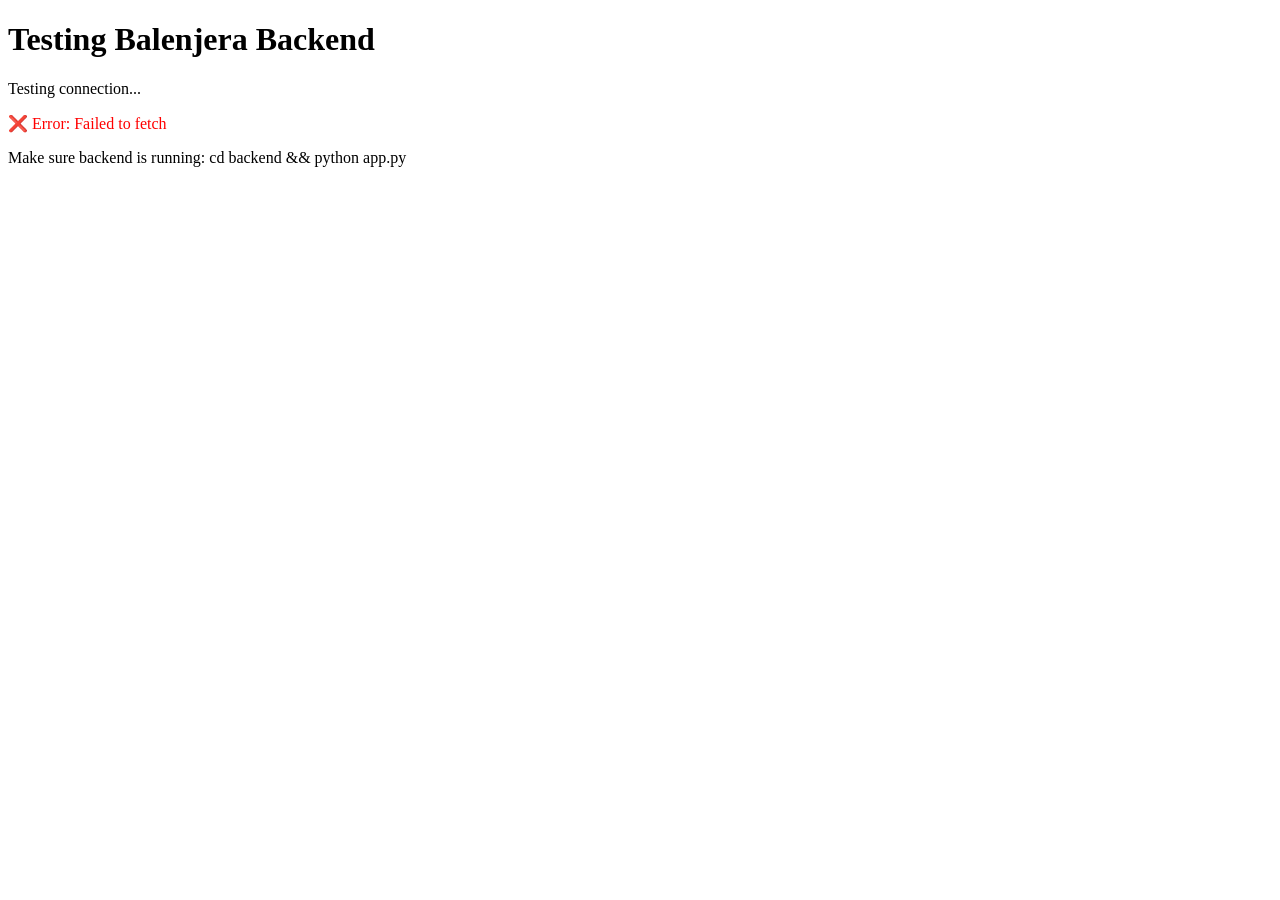
<file: frontend/test-api.html>
<!DOCTYPE html>
<html>
<head>
    <title>Test API Connection</title>
</head>
<body>
    <h1>Testing Balenjera Backend</h1>
    <div id="result"></div>
    
    <script>
        async function testAPI() {
            const resultDiv = document.getElementById('result');
            resultDiv.innerHTML = '<p>Testing connection...</p>';
            
            try {
                // Test health
                const healthRes = await fetch('http://localhost:5000/api/health');
                const healthData = await healthRes.json();
                resultDiv.innerHTML += `<p>✅ Health Check: ${JSON.stringify(healthData)}</p>`;
                
                // Test registration
                const testUser = {
                    name: "Test User",
                    email: `test${Date.now()}@example.com`,
                    password: "123456",
                    role: "student"
                };
                
                const registerRes = await fetch('http://localhost:5000/api/register', {
                    method: 'POST',
                    headers: { 'Content-Type': 'application/json' },
                    body: JSON.stringify(testUser)
                });
                const registerData = await registerRes.json();
                resultDiv.innerHTML += `<p>✅ Registration: ${JSON.stringify(registerData)}</p>`;
                
                resultDiv.innerHTML += '<p style="color:green">✅ Backend is working correctly!</p>';
                
            } catch (error) {
                resultDiv.innerHTML += `<p style="color:red">❌ Error: ${error.message}</p>`;
                resultDiv.innerHTML += `<p>Make sure backend is running: cd backend && python app.py</p>`;
            }
        }
        
        testAPI();
    </script>
</body>
</html>
</file>
<file: frontend/css/style.css>
/* ===== BALENJERA CSS RESET & VARIABLES ===== */
* {
    margin: 0;
    padding: 0;
    box-sizing: border-box;
}

:root {
    /* Primary Colors - Warm & Calming */
    --primary: #5e5bff;
    --primary-dark: #4a47d1;
    --primary-light: #8b88ff;
    --secondary: #ff6b9d;
    --secondary-light: #ff9bbc;
    --accent: #00c9a7;
    --accent-light: #5effe0;
    
    /* Status Colors */
    --success: #2ecc71;
    --warning: #f39c12;
    --danger: #e74c3c;
    --info: #3498db;
    
    /* Neutral Colors - Warm tones */
    --dark: #1a1a2e;
    --darker: #16213e;
    --light: #ffffff;
    --gray-light: #f5f7fa;
    --gray: #a5b4cb;
    
    /* Balenjera Theme Colors */
    --bg-warm: #fefaf5;
    --bg-warm-dark: #fff5ed;
    --text-dark: #2c3e50;
    --text-muted: #7f8c8d;
    
    /* Spacing */
    --space-xs: 0.25rem;
    --space-sm: 0.5rem;
    --space-md: 1rem;
    --space-lg: 1.5rem;
    --space-xl: 2rem;
    --space-2xl: 3rem;
    --space-3xl: 4rem;
    
    /* Border Radius */
    --radius-sm: 0.375rem;
    --radius-md: 0.5rem;
    --radius-lg: 0.75rem;
    --radius-xl: 1rem;
    --radius-2xl: 1.5rem;
    
    /* Transitions */
    --transition-fast: 150ms ease;
    --transition-normal: 250ms ease;
    --transition-slow: 350ms ease;
}

body {
    font-family: 'Inter', -apple-system, BlinkMacSystemFont, 'Segoe UI', Roboto, sans-serif;
    line-height: 1.6;
    color: var(--text-dark);
    background-color: var(--bg-warm);
}

/* Balenjera Home Page Theme */
body.balenjera-home {
    background: linear-gradient(135deg, var(--bg-warm) 0%, var(--bg-warm-dark) 100%);
}

/* ===== TYPOGRAPHY ===== */
h1, h2, h3, h4, h5, h6 {
    font-family: 'Poppins', sans-serif;
    font-weight: 700;
    line-height: 1.2;
}

h1 {
    font-size: 3.5rem;
    margin-bottom: var(--space-lg);
}

h2 {
    font-size: 2.5rem;
    margin-bottom: var(--space-md);
}

h3 {
    font-size: 1.5rem;
    margin-bottom: var(--space-sm);
}

.gradient-text {
    background: linear-gradient(135deg, var(--primary), var(--secondary));
    -webkit-background-clip: text;
    -webkit-text-fill-color: transparent;
    background-clip: text;
}

/* ===== LAYOUT ===== */
.container {
    max-width: 1200px;
    margin: 0 auto;
    padding: 0 var(--space-lg);
}

.section {
    padding: var(--space-3xl) 0;
}

.section-header {
    text-align: center;
    margin-bottom: var(--space-2xl);
}

.section-title {
    font-size: 2.2rem;
    color: var(--dark);
    margin-bottom: var(--space-sm);
}

.section-subtitle {
    font-size: 1.1rem;
    color: var(--text-muted);
    max-width: 600px;
    margin: 0 auto;
}

/* ===== NAVBAR ===== */
.navbar {
    position: fixed;
    top: 0;
    left: 0;
    right: 0;
    background: rgba(255, 255, 255, 0.98);
    backdrop-filter: blur(10px);
    box-shadow: 0 2px 20px rgba(0, 0, 0, 0.05);
    z-index: 1000;
    padding: var(--space-sm) 0;
}

.nav-container {
    display: flex;
    justify-content: space-between;
    align-items: center;
    max-width: 1200px;
    margin: 0 auto;
    padding: 0 var(--space-lg);
}

.logo {
    display: flex;
    align-items: center;
    gap: var(--space-sm);
    font-size: 1.5rem;
    font-weight: 700;
    color: var(--dark);
    text-decoration: none;
}

.logo i {
    color: var(--primary);
    font-size: 1.8rem;
}

.logo-highlight {
    color: var(--primary);
}

.logo-badge {
    background: linear-gradient(135deg, var(--secondary), var(--primary));
    border-radius: 20px;
    padding: 2px 8px;
    font-size: 0.8rem;
    color: white;
}

.nav-links {
    display: flex;
    align-items: center;
    gap: var(--space-xl);
}

.nav-links a {
    text-decoration: none;
    color: #4a5568;
    font-weight: 500;
    padding: var(--space-sm) var(--space-md);
    border-radius: var(--radius-lg);
    transition: var(--transition-fast);
    display: flex;
    align-items: center;
    gap: var(--space-xs);
}

.nav-links a:hover {
    color: var(--primary);
    background: rgba(94, 91, 255, 0.08);
}

.nav-links a.active {
    color: var(--primary);
    background: rgba(94, 91, 255, 0.12);
    font-weight: 600;
}

.nav-buttons {
    display: flex;
    gap: var(--space-sm);
    margin-left: var(--space-lg);
}

/* Mobile Menu */
.mobile-menu-btn {
    display: none;
    background: none;
    border: none;
    font-size: 1.5rem;
    color: var(--dark);
    cursor: pointer;
    padding: 10px;
}

/* ===== BUTTONS ===== */
.btn {
    display: inline-flex;
    align-items: center;
    justify-content: center;
    gap: var(--space-sm);
    padding: var(--space-sm) var(--space-lg);
    border-radius: var(--radius-lg);
    font-weight: 600;
    text-decoration: none;
    cursor: pointer;
    transition: var(--transition-normal);
    border: 2px solid transparent;
    font-size: 1rem;
}

.btn-primary {
    background: linear-gradient(135deg, var(--primary), var(--primary-dark));
    color: white;
    box-shadow: 0 4px 15px rgba(94, 91, 255, 0.3);
}

.btn-primary:hover {
    transform: translateY(-2px);
    box-shadow: 0 8px 25px rgba(94, 91, 255, 0.4);
}

.btn-outline {
    background: transparent;
    border-color: var(--primary);
    color: var(--primary);
}

.btn-outline:hover {
    background: var(--primary);
    color: white;
    transform: translateY(-2px);
}

.btn-lg {
    padding: var(--space-md) var(--space-xl);
    font-size: 1.125rem;
}

.btn-xl {
    padding: var(--space-lg) var(--space-2xl);
    font-size: 1.25rem;
}

/* ===== HERO SECTION ===== */
.hero {
    padding-top: calc(var(--space-3xl) + 80px);
    padding-bottom: var(--space-3xl);
    background: linear-gradient(135deg, #fefaf5 0%, #fff5ed 100%);
    min-height: 100vh;
    display: flex;
    align-items: center;
}

.hero-container {
    display: grid;
    grid-template-columns: 1fr 1fr;
    gap: var(--space-3xl);
    align-items: center;
    max-width: 1200px;
    margin: 0 auto;
    padding: 0 var(--space-lg);
}

.hero-badge {
    display: inline-flex;
    align-items: center;
    gap: var(--space-sm);
    background: rgba(94, 91, 255, 0.1);
    padding: var(--space-xs) var(--space-md);
    border-radius: 50px;
    font-size: 0.875rem;
    font-weight: 600;
    color: var(--primary);
    margin-bottom: var(--space-lg);
}

.hero-title {
    font-size: 3.5rem;
    margin-bottom: var(--space-lg);
    line-height: 1.2;
}

.hero-subtitle {
    font-size: 1.125rem;
    color: var(--text-muted);
    margin-bottom: var(--space-xl);
    line-height: 1.7;
}

.hero-cta {
    display: flex;
    gap: var(--space-md);
    margin-bottom: var(--space-2xl);
}

.hero-stats {
    display: flex;
    gap: var(--space-2xl);
    padding-top: var(--space-lg);
    border-top: 1px solid rgba(0, 0, 0, 0.05);
}

.stat {
    display: flex;
    flex-direction: column;
}

.stat-number {
    font-size: 2rem;
    font-weight: 800;
    color: var(--primary);
    line-height: 1;
}

.stat-label {
    font-size: 0.875rem;
    color: var(--text-muted);
    margin-top: var(--space-xs);
}

/* Hero Image / Dashboard Preview */
.hero-image {
    display: flex;
    justify-content: center;
    align-items: center;
}

.dashboard-preview {
    background: white;
    border-radius: var(--radius-2xl);
    box-shadow: 0 25px 50px rgba(0, 0, 0, 0.15);
    width: 100%;
    max-width: 450px;
    overflow: hidden;
    border: 1px solid rgba(0, 0, 0, 0.05);
}

.preview-header {
    background: linear-gradient(135deg, var(--primary), var(--primary-dark));
    padding: var(--space-md);
    display: flex;
    align-items: center;
    gap: var(--space-md);
}

.preview-dots {
    display: flex;
    gap: var(--space-xs);
}

.preview-dots span {
    width: 12px;
    height: 12px;
    border-radius: 50%;
    background: rgba(255, 255, 255, 0.4);
}

.preview-title {
    color: white;
    font-size: 0.875rem;
    font-weight: 500;
}

.preview-content {
    padding: var(--space-xl);
    background: #f8f9fa;
}

.chat-preview {
    display: flex;
    flex-direction: column;
    gap: var(--space-md);
}

.chat-message {
    display: flex;
    flex-direction: column;
    gap: var(--space-xs);
}

.chat-message.student {
    align-items: flex-end;
}

.chat-message.ai {
    align-items: flex-start;
}

.message-bubble {
    max-width: 85%;
    padding: var(--space-md) var(--space-lg);
    border-radius: var(--radius-xl);
    font-size: 0.9rem;
}

.chat-message.student .message-bubble {
    background: linear-gradient(135deg, var(--primary), var(--primary-dark));
    color: white;
    border-bottom-right-radius: 4px;
}

.chat-message.ai .message-bubble {
    background: white;
    color: var(--text-dark);
    border: 1px solid rgba(0, 0, 0, 0.05);
    border-bottom-left-radius: 4px;
    box-shadow: 0 2px 5px rgba(0, 0, 0, 0.05);
}

.message-time {
    font-size: 0.7rem;
    color: var(--gray);
    padding: 0 var(--space-sm);
}

.chat-typing {
    display: flex;
    gap: 4px;
    padding: var(--space-sm) var(--space-md);
    background: white;
    border-radius: var(--radius-lg);
    width: fit-content;
}

.chat-typing span {
    width: 8px;
    height: 8px;
    background: var(--gray);
    border-radius: 50%;
    animation: typing 1.4s infinite;
}

.chat-typing span:nth-child(2) { animation-delay: 0.2s; }
.chat-typing span:nth-child(3) { animation-delay: 0.4s; }

@keyframes typing {
    0%, 60%, 100% { transform: translateY(0); opacity: 0.4; }
    30% { transform: translateY(-10px); opacity: 1; }
}

/* ===== RESEARCH SECTION ===== */
.research-grid {
    display: grid;
    grid-template-columns: repeat(auto-fit, minmax(250px, 1fr));
    gap: var(--space-xl);
}

.research-card {
    background: white;
    padding: var(--space-xl);
    border-radius: var(--radius-xl);
    text-align: center;
    transition: var(--transition-normal);
    border: 1px solid rgba(0, 0, 0, 0.05);
    box-shadow: 0 5px 20px rgba(0, 0, 0, 0.03);
}

.research-card:hover {
    transform: translateY(-5px);
    box-shadow: 0 15px 35px rgba(0, 0, 0, 0.1);
}

.research-icon {
    width: 70px;
    height: 70px;
    background: linear-gradient(135deg, rgba(94, 91, 255, 0.1), rgba(255, 107, 157, 0.1));
    border-radius: 50%;
    display: flex;
    align-items: center;
    justify-content: center;
    margin: 0 auto var(--space-md);
    font-size: 2rem;
    color: var(--primary);
}

.research-stat {
    font-size: 2rem;
    font-weight: 800;
    color: var(--primary);
    margin-bottom: var(--space-sm);
}

/* ===== COMPARISON TABLE ===== */
.comparison-table {
    background: white;
    border-radius: var(--radius-xl);
    overflow: hidden;
    box-shadow: 0 5px 20px rgba(0, 0, 0, 0.05);
    border: 1px solid rgba(0, 0, 0, 0.05);
}

.comparison-row {
    display: grid;
    grid-template-columns: 1fr 1fr 1fr;
    border-bottom: 1px solid rgba(0, 0, 0, 0.05);
}

.comparison-row:last-child {
    border-bottom: none;
}

.comparison-row.header {
    background: linear-gradient(135deg, var(--primary), var(--primary-dark));
    color: white;
    font-weight: 700;
}

.comparison-cell {
    padding: var(--space-lg);
    display: flex;
    align-items: center;
    gap: var(--space-sm);
}

.comparison-cell.traditional {
    color: var(--danger);
    background: rgba(231, 76, 60, 0.03);
}

.comparison-cell.ai {
    color: var(--success);
    background: rgba(46, 204, 113, 0.03);
}

/* ===== FEATURES SECTION ===== */
.features-grid {
    display: grid;
    grid-template-columns: repeat(auto-fit, minmax(320px, 1fr));
    gap: var(--space-xl);
}

.feature-card {
    background: white;
    padding: var(--space-xl);
    border-radius: var(--radius-xl);
    transition: var(--transition-normal);
    border: 1px solid rgba(0, 0, 0, 0.05);
    box-shadow: 0 5px 15px rgba(0, 0, 0, 0.03);
}

.feature-card:hover {
    transform: translateY(-5px);
    box-shadow: 0 15px 35px rgba(0, 0, 0, 0.1);
}

.feature-icon {
    width: 60px;
    height: 60px;
    background: linear-gradient(135deg, var(--primary-light), var(--secondary-light));
    border-radius: var(--radius-lg);
    display: flex;
    align-items: center;
    justify-content: center;
    margin-bottom: var(--space-lg);
    font-size: 1.5rem;
    color: white;
}

/* ===== TESTIMONIALS ===== */
.testimonials-grid {
    display: grid;
    grid-template-columns: repeat(auto-fit, minmax(300px, 1fr));
    gap: var(--space-xl);
}

.testimonial-card {
    background: white;
    padding: var(--space-xl);
    border-radius: var(--radius-xl);
    box-shadow: 0 5px 15px rgba(0, 0, 0, 0.03);
    border: 1px solid rgba(0, 0, 0, 0.05);
    position: relative;
}

.testimonial-quote {
    position: absolute;
    top: var(--space-lg);
    right: var(--space-lg);
    font-size: 2rem;
    color: rgba(94, 91, 255, 0.1);
}

.testimonial-card p {
    margin-bottom: var(--space-lg);
    font-style: italic;
    line-height: 1.7;
}

.testimonial-author {
    display: flex;
    align-items: center;
    gap: var(--space-md);
}

.author-avatar {
    font-size: 2rem;
    color: var(--primary);
}

.author-info h4 {
    font-size: 1rem;
    margin-bottom: 2px;
}

.author-info span {
    font-size: 0.8rem;
    color: var(--text-muted);
}

/* ===== CTA SECTION ===== */
.cta-section {
    background: linear-gradient(135deg, var(--primary), var(--primary-dark));
    color: white;
    padding: var(--space-3xl) 0;
    border-radius: 0;
}

.cta-content {
    text-align: center;
    max-width: 800px;
    margin: 0 auto;
}

.cta-content h2 {
    color: white;
    margin-bottom: var(--space-md);
}

.cta-content p {
    color: rgba(255, 255, 255, 0.9);
    margin-bottom: var(--space-xl);
}

.cta-note {
    margin-top: var(--space-lg);
    font-size: 0.875rem;
    opacity: 0.8;
}

/* ===== FOOTER ===== */
.footer {
    background: var(--dark);
    color: var(--gray);
    padding: var(--space-3xl) 0 var(--space-xl);
}

.footer-grid {
    display: grid;
    grid-template-columns: repeat(auto-fit, minmax(200px, 1fr));
    gap: var(--space-2xl);
    margin-bottom: var(--space-2xl);
}

.footer-logo {
    display: flex;
    align-items: center;
    gap: var(--space-sm);
    font-size: 1.5rem;
    font-weight: 700;
    color: white;
    margin-bottom: var(--space-lg);
}

.footer-logo i {
    color: var(--primary-light);
}

.footer-description {
    color: var(--gray);
    margin-bottom: var(--space-lg);
    line-height: 1.6;
}

.social-links {
    display: flex;
    gap: var(--space-sm);
}

.social-link {
    width: 40px;
    height: 40px;
    background: rgba(255, 255, 255, 0.1);
    border-radius: 50%;
    display: flex;
    align-items: center;
    justify-content: center;
    color: var(--gray);
    text-decoration: none;
    transition: var(--transition-fast);
}

.social-link:hover {
    background: var(--primary);
    color: white;
    transform: translateY(-2px);
}

.footer-col h4 {
    color: white;
    margin-bottom: var(--space-lg);
    font-size: 1.1rem;
}

.footer-col ul {
    list-style: none;
}

.footer-col ul li {
    margin-bottom: var(--space-sm);
}

.footer-col ul li a {
    color: var(--gray);
    text-decoration: none;
    transition: var(--transition-fast);
    display: flex;
    align-items: center;
    gap: var(--space-sm);
}

.footer-col ul li a:hover {
    color: var(--primary-light);
    transform: translateX(5px);
}

.footer-col ul li i {
    width: 20px;
    color: var(--primary-light);
}

.footer-bottom {
    text-align: center;
    padding-top: var(--space-xl);
    border-top: 1px solid rgba(255, 255, 255, 0.1);
    font-size: 0.875rem;
}

/* ===== RESPONSIVE ===== */
@media (max-width: 968px) {
    .hero-container {
        grid-template-columns: 1fr;
        text-align: center;
    }
    
    .hero-cta {
        justify-content: center;
    }
    
    .hero-stats {
        justify-content: center;
    }
    
    .hero-badge {
        margin: 0 auto var(--space-lg);
    }
    
    .comparison-row {
        grid-template-columns: 1fr;
    }
    
    .comparison-row.header {
        display: none;
    }
    
    .comparison-cell {
        padding: var(--space-md);
    }
    
    .comparison-cell:first-child {
        font-weight: 700;
        background: rgba(0, 0, 0, 0.03);
    }
}

@media (max-width: 768px) {
    .nav-links {
        display: none;
        position: absolute;
        top: 100%;
        left: 0;
        right: 0;
        background: white;
        flex-direction: column;
        padding: var(--space-lg);
        box-shadow: 0 10px 20px rgba(0, 0, 0, 0.1);
        gap: var(--space-md);
    }
    
    .nav-links.show {
        display: flex;
    }
    
    .nav-links a {
        width: 100%;
        justify-content: center;
    }
    
    .nav-buttons {
        width: 100%;
        margin-left: 0;
        justify-content: center;
    }
    
    .mobile-menu-btn {
        display: block;
    }
    
    .hero-title {
        font-size: 2.2rem;
    }
    
    .section-title {
        font-size: 1.8rem;
    }
    
    .hero-cta {
        flex-direction: column;
    }
    
    .hero-stats {
        flex-direction: column;
        gap: var(--space-lg);
        align-items: center;
    }
    
    .stat {
        text-align: center;
    }
    
    .research-grid,
    .features-grid,
    .testimonials-grid {
        grid-template-columns: 1fr;
    }
}

@media (max-width: 480px) {
    .container {
        padding: 0 var(--space-md);
    }
    
    .hero-title {
        font-size: 1.8rem;
    }
    
    .btn-xl {
        padding: var(--space-md) var(--space-xl);
        font-size: 1rem;
    }
}
/* ===== ADD TO EXISTING style.css ===== */
/* Auth Message Animation */
@keyframes slideInRight {
    from {
        transform: translateX(100%);
        opacity: 0;
    }
    to {
        transform: translateX(0);
        opacity: 1;
    }
}

@keyframes slideOutRight {
    from {
        transform: translateX(0);
        opacity: 1;
    }
    to {
        transform: translateX(100%);
        opacity: 0;
    }
}

.auth-message {
    animation: slideInRight 0.3s ease;
}

.auth-message.success {
    background: linear-gradient(135deg, #2ecc71, #27ae60);
}

.auth-message.error {
    background: linear-gradient(135deg, #e74c3c, #c0392b);
}

/* Input Focus Effects */
.form-input:focus {
    outline: none;
    border-color: #5e5bff;
    box-shadow: 0 0 0 3px rgba(94, 91, 255, 0.1);
}

.form-input.error {
    border-color: #e74c3c;
    animation: shake 0.3s ease;
}

@keyframes shake {
    0%, 100% { transform: translateX(0); }
    25% { transform: translateX(-5px); }
    75% { transform: translateX(5px); }
}

/* Loading Spinner */
@keyframes spin {
    to { transform: rotate(360deg); }
}

.fa-spin {
    animation: spin 1s linear infinite;
}
</file>
